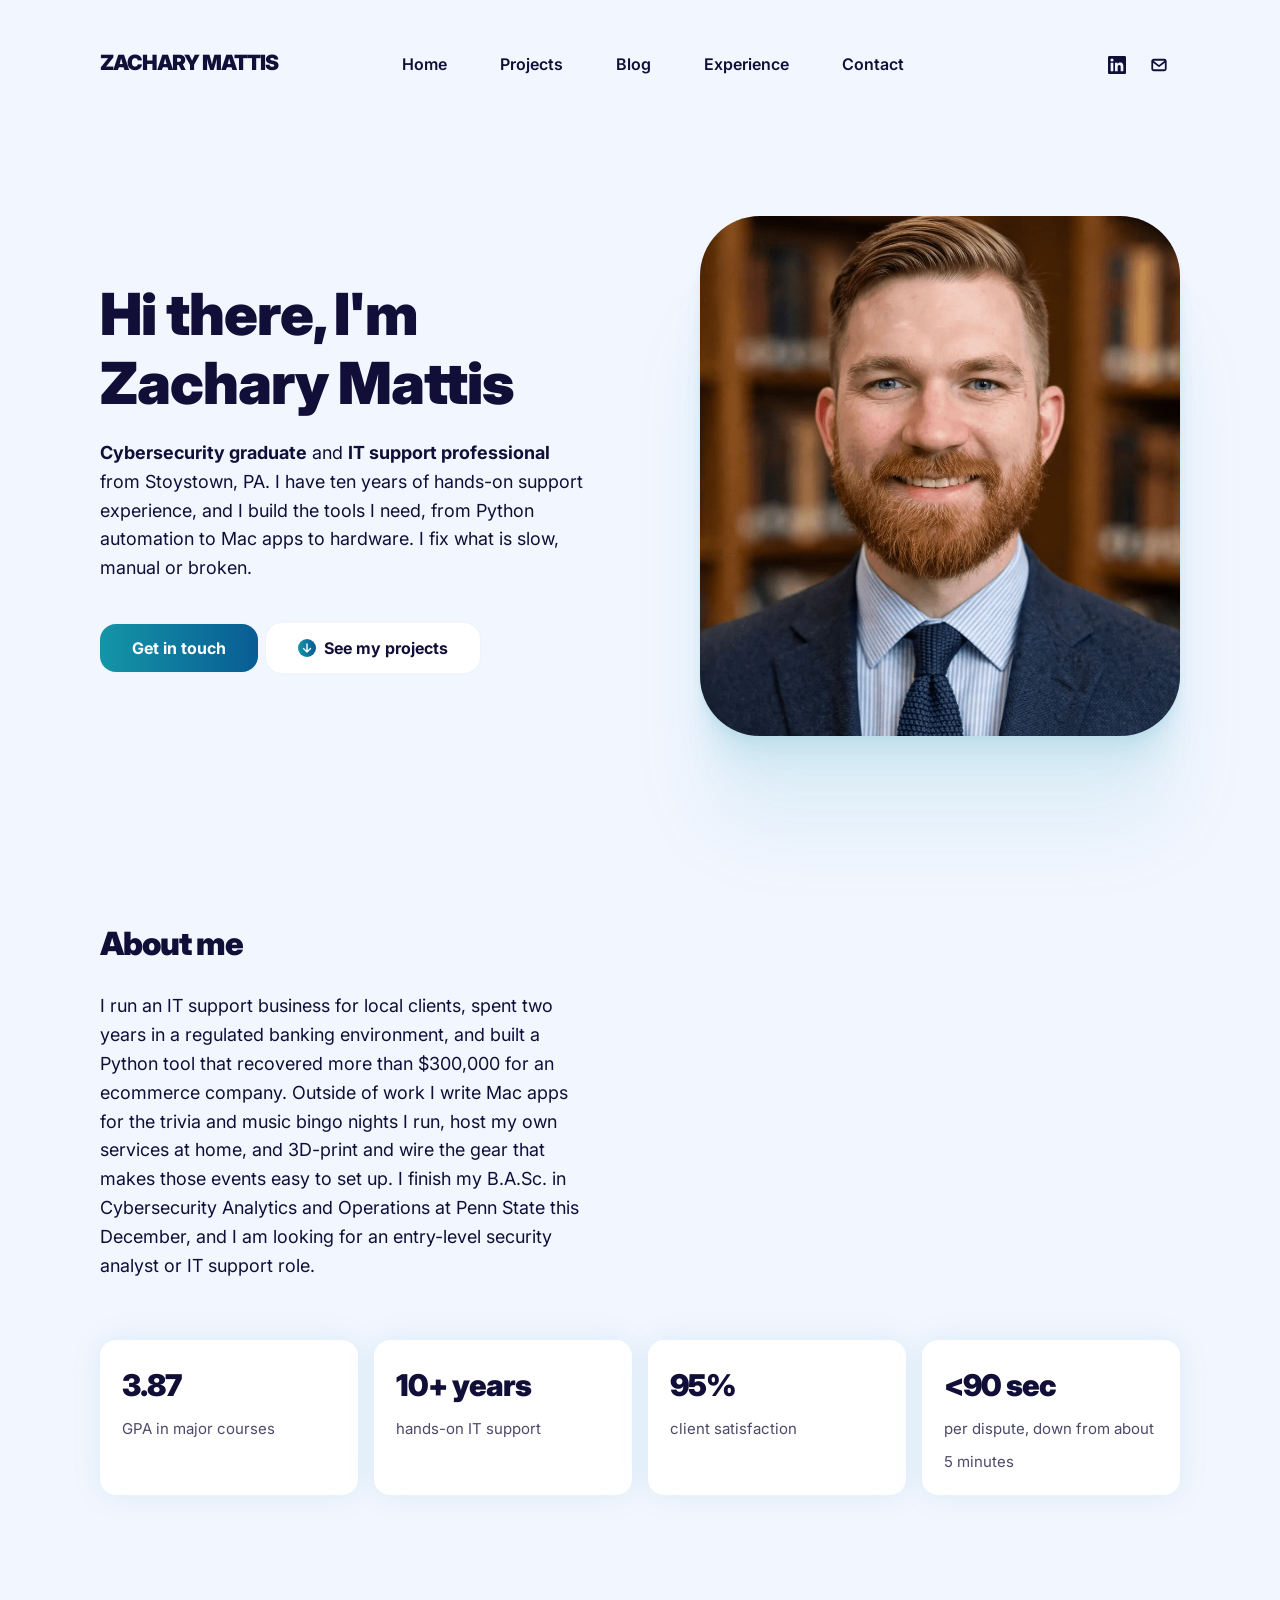
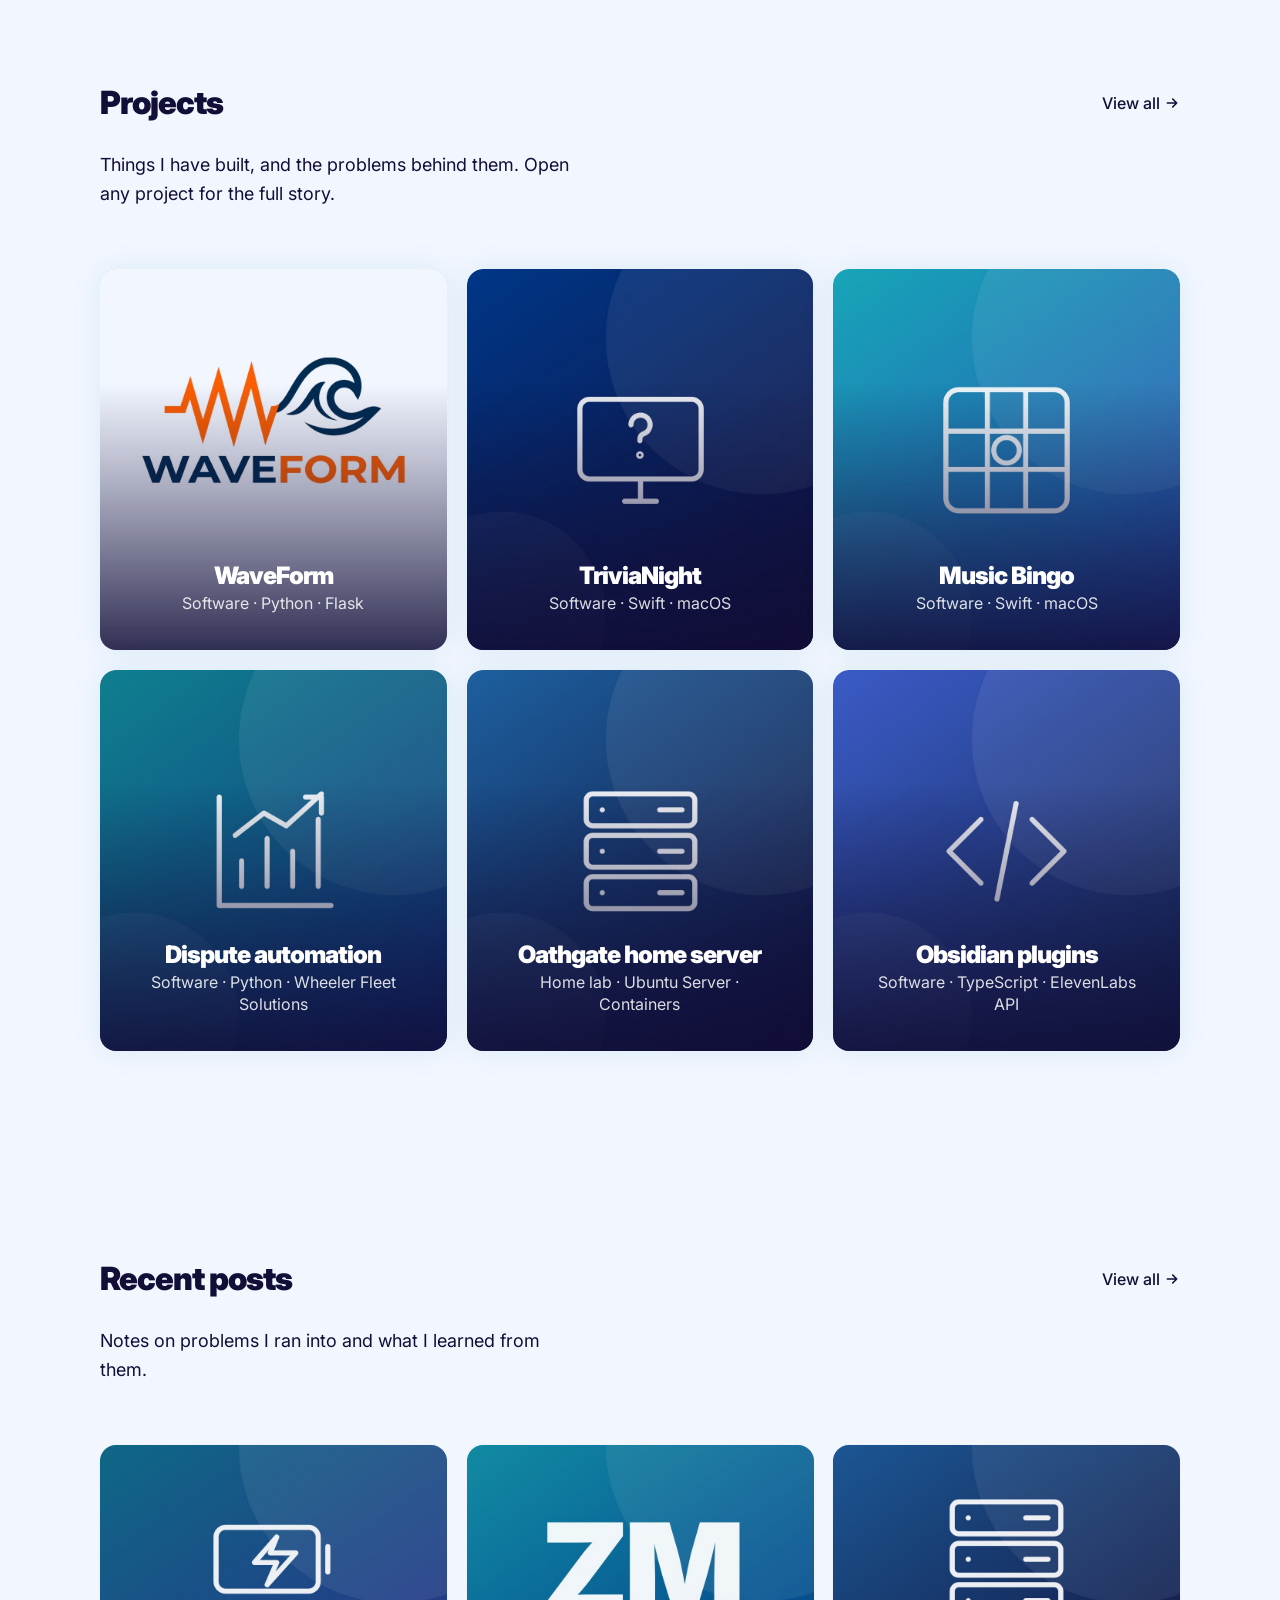
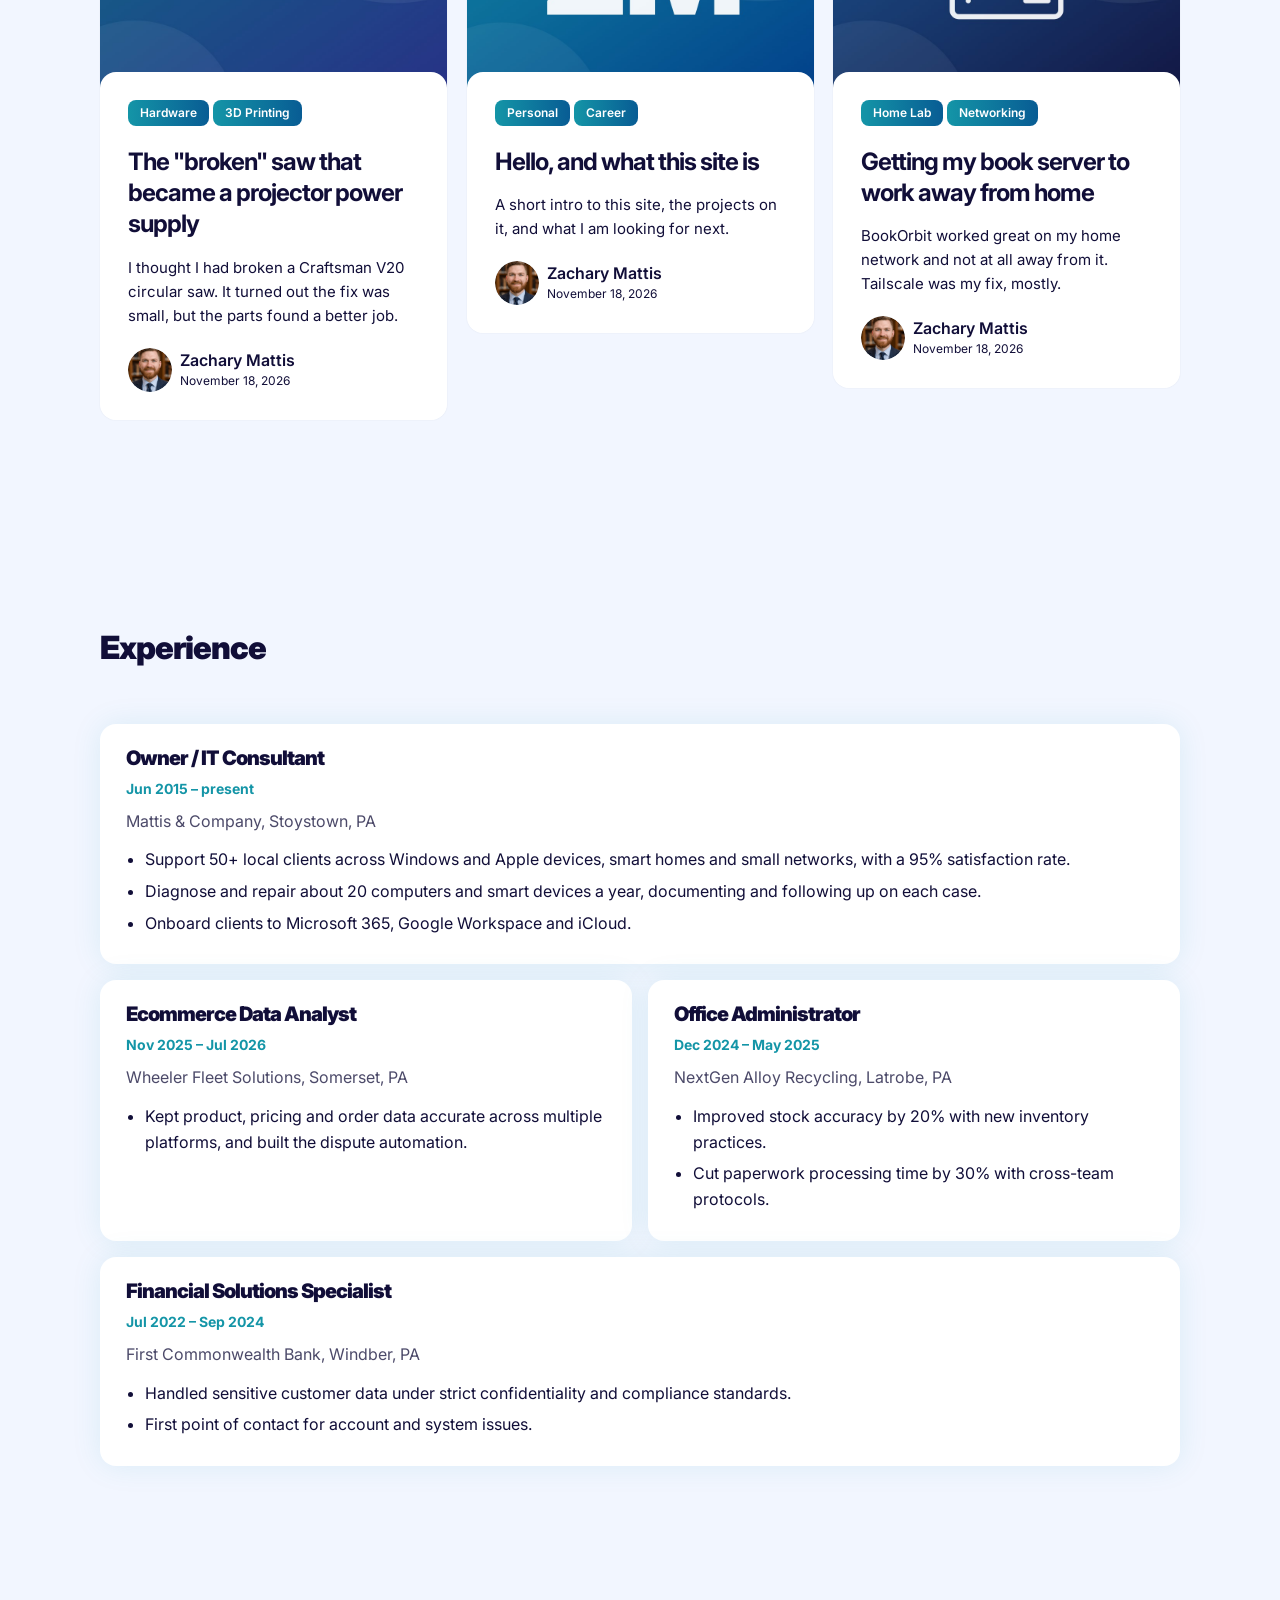
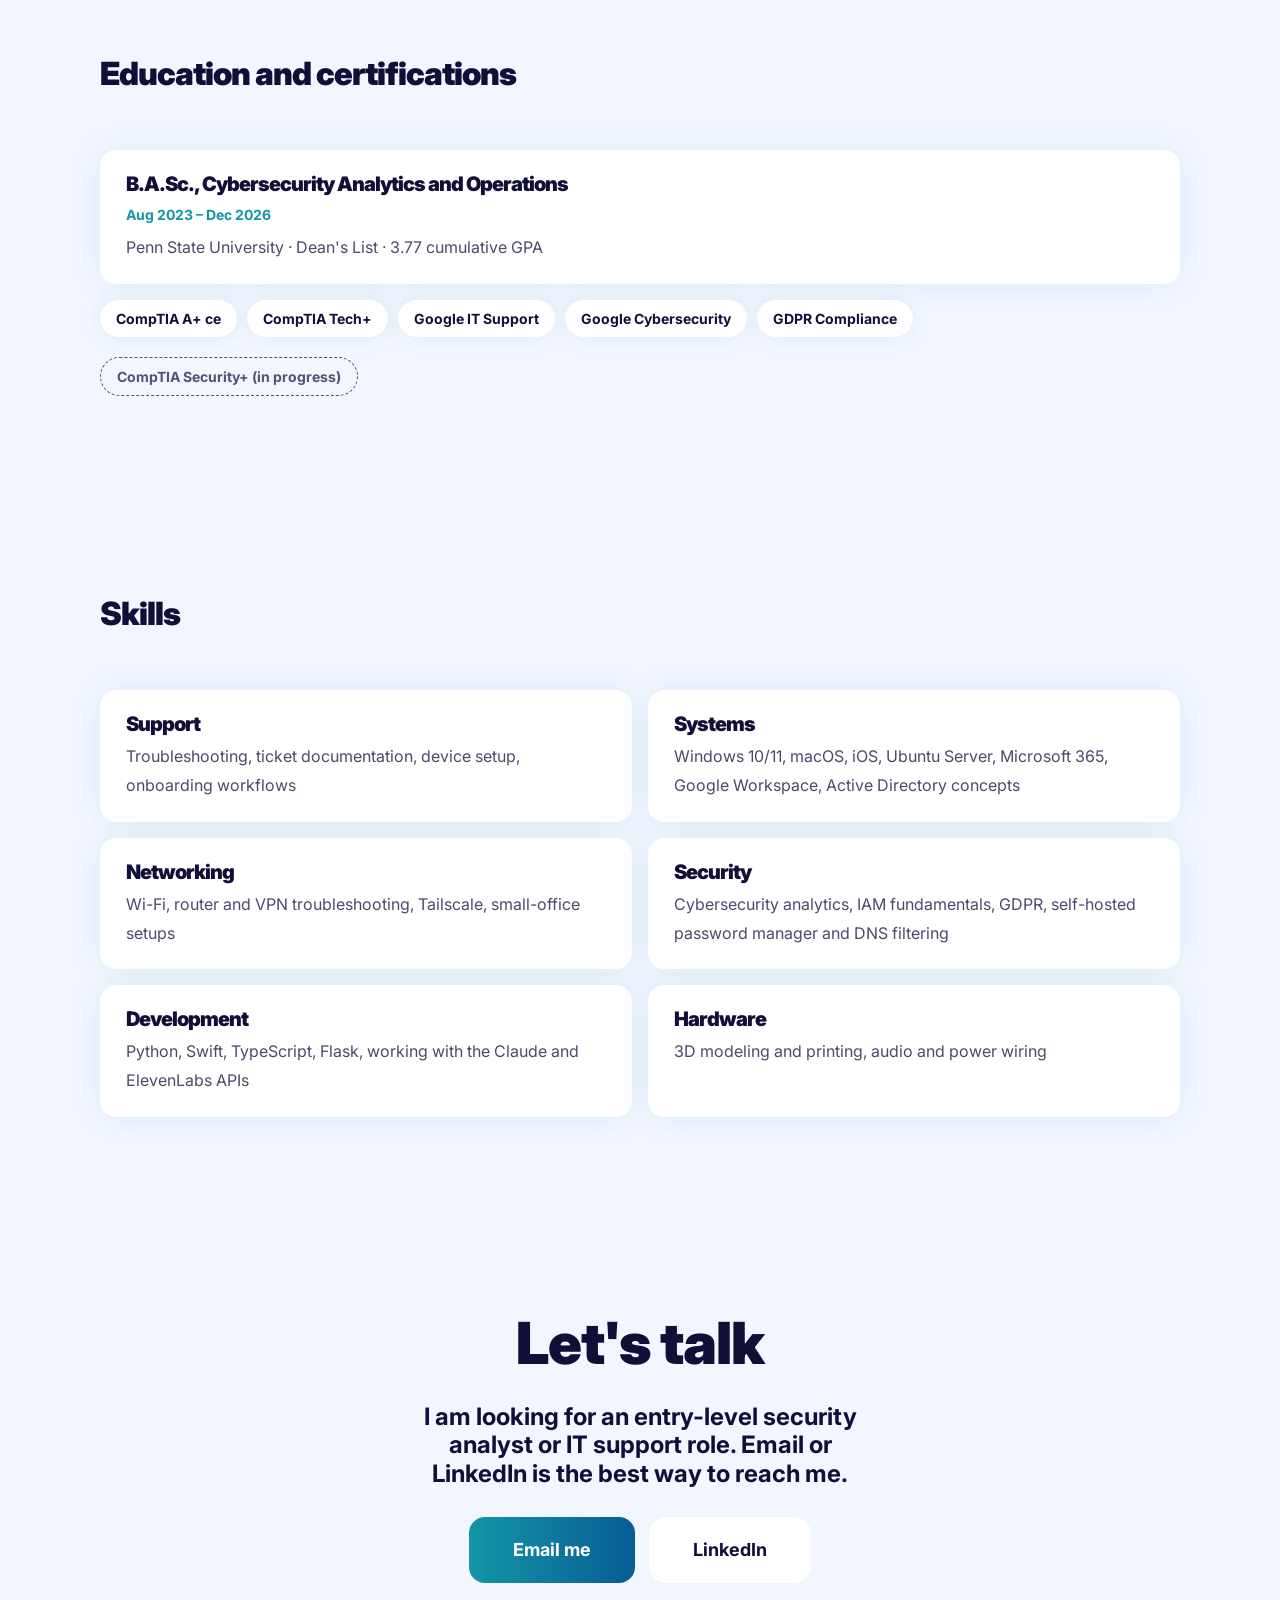
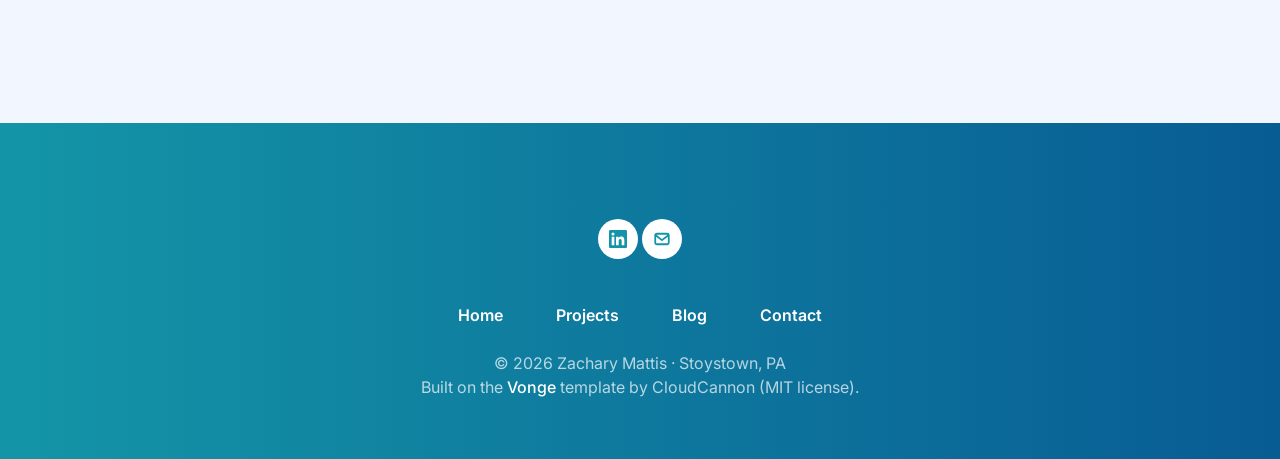
<file: index.html>
<!DOCTYPE html>
<html lang="en">
<head>
  <meta charset="utf-8">
  <meta name="viewport" content="width=device-width, initial-scale=1">
  <title>Zachary Mattis</title>
  <meta name="description" content="Zachary Mattis, cybersecurity and IT support professional in Stoystown, PA. Software, hardware and home lab projects.">
  <link href="https://fonts.googleapis.com/css2?family=Inter:wght@400;500;600;700;900&display=swap" rel="stylesheet">
  <link rel="stylesheet" href="assets/main.css">
</head>
<body>
<header class="c-header">
  <div class="container"><div class="row"><div class="c-header__inner">
    <div class="logo"><a class="logo__link" href="index.html">Zachary Mattis</a></div>
    <nav class="main-nav">
      <div class="main-nav__box">
        <div class="nav__icon-close"><svg class="icon nav-icon-close" viewBox="0 0 24 24" fill="none" stroke="currentColor" stroke-width="2.4" stroke-linecap="round" stroke-linejoin="round" aria-hidden="true"><path d="M6 6l12 12M18 6L6 18"/></svg></div>
        <div class="nav__title">Menu</div>
        <ul class="nav__list list-reset">
          <li class="nav__item"><a href="index.html" class="nav__link">Home</a></li>
          <li class="nav__item"><a href="projects/index.html" class="nav__link">Projects</a></li>
          <li class="nav__item"><a href="blog/index.html" class="nav__link">Blog</a></li>
          <li class="nav__item"><a href="index.html#experience" class="nav__link">Experience</a></li>
          <li class="nav__item"><a href="index.html#contact" class="nav__link">Contact</a></li>
        </ul>
      </div>
      <div class="social"><ul class="social__list list-reset">
        <li class="social__item"><a class="social__link" href="https://www.linkedin.com/in/zachary-mattis-pa/" target="_blank" rel="noopener" aria-label="LinkedIn"><svg class="icon" viewBox="0 0 24 24" fill="currentColor" aria-hidden="true"><path d="M20.447 20.452h-3.554v-5.569c0-1.328-.027-3.037-1.852-3.037-1.853 0-2.136 1.445-2.136 2.939v5.667H9.351V9h3.414v1.561h.046c.477-.9 1.637-1.85 3.37-1.85 3.601 0 4.267 2.37 4.267 5.455v6.286zM5.337 7.433a2.062 2.062 0 01-2.063-2.065 2.064 2.064 0 112.063 2.065zm1.782 13.019H3.555V9h3.564v11.452zM22.225 0H1.771C.792 0 0 .774 0 1.729v20.542C0 23.227.792 24 1.771 24h20.451C23.2 24 24 23.227 24 22.271V1.729C24 .774 23.2 0 22.222 0h.003z"/></svg></a></li>
        <li class="social__item"><a class="social__link" href="mailto:zacharymmattis@gmail.com" aria-label="Email"><svg class="icon" viewBox="0 0 24 24" fill="none" stroke="currentColor" stroke-width="2.4" stroke-linecap="round" stroke-linejoin="round" aria-hidden="true"><rect x="3" y="5" width="18" height="14" rx="2"/><path d="M3.5 7l8.5 6.5L20.5 7"/></svg></a></li>
      </ul></div>
    </nav>
    <div class="nav-button"><svg class="icon nav__icon-menu" viewBox="0 0 24 24" fill="none" stroke="currentColor" stroke-width="2.4" stroke-linecap="round" stroke-linejoin="round" aria-hidden="true"><path d="M4 6h16M4 12h16M4 18h16"/></svg></div>
  </div></div></div>
</header>

<section class="c-hero animate">
  <div class="container"><div class="row"><div class="col col-12"><div class="c-hero__inner">
    <div class="c-hero__left">
      <h1 class="c-hero__title">Hi there, I'm Zachary Mattis</h1>
      <div class="c-hero__description"><p><strong>Cybersecurity graduate</strong> and <strong>IT support professional</strong> from Stoystown, PA. I have ten years of hands-on support experience, and I build the tools I need, from Python automation to Mac apps to hardware. I fix what is slow, manual or broken.</p></div>
      <div class="c-hero__btn">
        <a href="#contact" class="cta-button c-button c-button--primary c-button--small">Get in touch</a>
        <a class="works-button c-button c-button--secondary c-button--small" href="#projects"><span class="circle-bg"><svg class="icon button-arrow" viewBox="0 0 24 24" fill="none" stroke="currentColor" stroke-width="2.4" stroke-linecap="round" stroke-linejoin="round" aria-hidden="true"><path d="M12 5v14M6 13l6 6 6-6"/></svg></span> See my projects</a>
      </div>
    </div>
    <div class="c-hero__right"><div class="c-hero__image"><img src="images/headshot.jpg" alt="Portrait of Zachary Mattis"></div></div>
  </div></div></div></div>
</section>

<section class="section" id="about">
  <div class="container"><div class="row"><div class="col col-12"><div class="contaniner__inner animate">
    <div class="section__info">
      <div class="section__head"><h2 class="section__title">About me</h2></div>
      <div class="section__description"><p>I run an IT support business for local clients, spent two years in a regulated banking environment, and built a Python tool that recovered more than $300,000 for an ecommerce company. Outside of work I write Mac apps for the trivia and music bingo nights I run, host my own services at home, and 3D-print and wire the gear that makes those events easy to set up. I finish my B.A.Sc. in Cybersecurity Analytics and Operations at Penn State this December, and I am looking for an entry-level security analyst or IT support role.</p></div>
    </div>
    <div class="stats3">
      <div><b>3.87</b><span>GPA in major courses</span></div>
      <div><b>10+ years</b><span>hands-on IT support</span></div>
      <div><b>95%</b><span>client satisfaction</span></div>
      <div><b>&lt;90 sec</b><span>per dispute, down from about 5 minutes</span></div>
    </div>
  </div></div></div></div>
</section>

<section class="section projects" id="projects">
  <div class="container"><div class="row"><div class="col col-12"><div class="contaniner__inner animate">
    <div class="section__info">
      <div class="section__head"><h2 class="section__title">Projects</h2><a class="section__link" href="projects/index.html">View all <svg class="icon" viewBox="0 0 24 24" fill="none" stroke="currentColor" stroke-width="2.4" stroke-linecap="round" stroke-linejoin="round" aria-hidden="true"><path d="M5 12h14M13 6l6 6-6 6"/></svg></a></div>
      <div class="section__description"><p>Things I have built, and the problems behind them. Open any project for the full story.</p></div>
    </div>
    <div class="row"><article class="c-project-card col col-4 col-d-6 col-t-12">
  <div class="c-project-card__content">
    <a href="projects/waveform.html" class="c-project-card__image"><img loading="lazy" src="images/waveform-card.jpg" alt="WaveForm"></a>
    <div class="c-project-card__info">
      <div class="c-project-card__info-wrap"><h3 class="c-project-card__title">WaveForm</h3></div>
      <div class="c-project-card__info-wrap"><div class="c-project-card__subtitle">Software · Python · Flask</div></div>
    </div>
  </div>
</article>
<article class="c-project-card col col-4 col-d-6 col-t-12">
  <div class="c-project-card__content">
    <a href="projects/trivianight.html" class="c-project-card__image"><img loading="lazy" src="images/trivianight-card.jpg" alt="TriviaNight"></a>
    <div class="c-project-card__info">
      <div class="c-project-card__info-wrap"><h3 class="c-project-card__title">TriviaNight</h3></div>
      <div class="c-project-card__info-wrap"><div class="c-project-card__subtitle">Software · Swift · macOS</div></div>
    </div>
  </div>
</article>
<article class="c-project-card col col-4 col-d-6 col-t-12">
  <div class="c-project-card__content">
    <a href="projects/music-bingo.html" class="c-project-card__image"><img loading="lazy" src="images/music-bingo-card.jpg" alt="Music Bingo"></a>
    <div class="c-project-card__info">
      <div class="c-project-card__info-wrap"><h3 class="c-project-card__title">Music Bingo</h3></div>
      <div class="c-project-card__info-wrap"><div class="c-project-card__subtitle">Software · Swift · macOS</div></div>
    </div>
  </div>
</article>
<article class="c-project-card col col-4 col-d-6 col-t-12">
  <div class="c-project-card__content">
    <a href="projects/dispute-automation.html" class="c-project-card__image"><img loading="lazy" src="images/dispute-automation-card.jpg" alt="Dispute automation"></a>
    <div class="c-project-card__info">
      <div class="c-project-card__info-wrap"><h3 class="c-project-card__title">Dispute automation</h3></div>
      <div class="c-project-card__info-wrap"><div class="c-project-card__subtitle">Software · Python · Wheeler Fleet Solutions</div></div>
    </div>
  </div>
</article>
<article class="c-project-card col col-4 col-d-6 col-t-12">
  <div class="c-project-card__content">
    <a href="projects/home-server.html" class="c-project-card__image"><img loading="lazy" src="images/home-server-card.jpg" alt="Oathgate home server"></a>
    <div class="c-project-card__info">
      <div class="c-project-card__info-wrap"><h3 class="c-project-card__title">Oathgate home server</h3></div>
      <div class="c-project-card__info-wrap"><div class="c-project-card__subtitle">Home lab · Ubuntu Server · Containers</div></div>
    </div>
  </div>
</article>
<article class="c-project-card col col-4 col-d-6 col-t-12">
  <div class="c-project-card__content">
    <a href="projects/obsidian-plugins.html" class="c-project-card__image"><img loading="lazy" src="images/obsidian-plugins-card.jpg" alt="Obsidian plugins"></a>
    <div class="c-project-card__info">
      <div class="c-project-card__info-wrap"><h3 class="c-project-card__title">Obsidian plugins</h3></div>
      <div class="c-project-card__info-wrap"><div class="c-project-card__subtitle">Software · TypeScript · ElevenLabs API</div></div>
    </div>
  </div>
</article>
</div>
  </div></div></div></div>
</section>

<section class="section" id="blog">
  <div class="container"><div class="row"><div class="col col-12"><div class="contaniner__inner animate">
    <div class="section__info">
      <div class="section__head"><h2 class="section__title">Recent posts</h2><a class="section__link" href="blog/index.html">View all <svg class="icon" viewBox="0 0 24 24" fill="none" stroke="currentColor" stroke-width="2.4" stroke-linecap="round" stroke-linejoin="round" aria-hidden="true"><path d="M5 12h14M13 6l6 6-6 6"/></svg></a></div>
      <div class="section__description"><p>Notes on problems I ran into and what I learned from them.</p></div>
    </div>
    <div class="row"><div class="c-blog-card col col-4 col-d-6 col-t-12"><div class="c-blog-card__inner">
  <div class="c-blog-card__image-wrap"><a class="c-blog-card__image" href="blog/broken-saw.html"><img loading="lazy" src="images/projector-power-supply-card.jpg" alt="The &quot;broken&quot; saw that became a projector power supply"></a></div>
  <div class="c-blog-card__content">
    <div class="c-blog-card__tags-box"><span class="c-blog-card__tag">Hardware</span><span class="c-blog-card__tag">3D Printing</span></div>
    <h2 class="c-blog-card__title"><a href="blog/broken-saw.html">The &quot;broken&quot; saw that became a projector power supply</a></h2>
    <p class="c-blog-card__excerpt">I thought I had broken a Craftsman V20 circular saw. It turned out the fix was small, but the parts found a better job.</p>
    <div class="c-blog-card__meta"><div class="c-blog-card__author-image"><img loading="lazy" src="images/headshot.jpg" alt="Zachary Mattis"></div>
      <div class="c-blog-card__info"><div class="c-blog-card__author-name">Zachary Mattis</div><span class="c-blog-card__date">November 18, 2026</span></div></div>
  </div></div></div>
<div class="c-blog-card col col-4 col-d-6 col-t-12"><div class="c-blog-card__inner">
  <div class="c-blog-card__image-wrap"><a class="c-blog-card__image" href="blog/hello.html"><img loading="lazy" src="images/hero-monogram.jpg" alt="Hello, and what this site is"></a></div>
  <div class="c-blog-card__content">
    <div class="c-blog-card__tags-box"><span class="c-blog-card__tag">Personal</span><span class="c-blog-card__tag">Career</span></div>
    <h2 class="c-blog-card__title"><a href="blog/hello.html">Hello, and what this site is</a></h2>
    <p class="c-blog-card__excerpt">A short intro to this site, the projects on it, and what I am looking for next.</p>
    <div class="c-blog-card__meta"><div class="c-blog-card__author-image"><img loading="lazy" src="images/headshot.jpg" alt="Zachary Mattis"></div>
      <div class="c-blog-card__info"><div class="c-blog-card__author-name">Zachary Mattis</div><span class="c-blog-card__date">November 18, 2026</span></div></div>
  </div></div></div>
<div class="c-blog-card col col-4 col-d-6 col-t-12"><div class="c-blog-card__inner">
  <div class="c-blog-card__image-wrap"><a class="c-blog-card__image" href="blog/tailscale-bookorbit.html"><img loading="lazy" src="images/home-server-card.jpg" alt="Getting my book server to work away from home"></a></div>
  <div class="c-blog-card__content">
    <div class="c-blog-card__tags-box"><span class="c-blog-card__tag">Home Lab</span><span class="c-blog-card__tag">Networking</span></div>
    <h2 class="c-blog-card__title"><a href="blog/tailscale-bookorbit.html">Getting my book server to work away from home</a></h2>
    <p class="c-blog-card__excerpt">BookOrbit worked great on my home network and not at all away from it. Tailscale was my fix, mostly.</p>
    <div class="c-blog-card__meta"><div class="c-blog-card__author-image"><img loading="lazy" src="images/headshot.jpg" alt="Zachary Mattis"></div>
      <div class="c-blog-card__info"><div class="c-blog-card__author-name">Zachary Mattis</div><span class="c-blog-card__date">November 18, 2026</span></div></div>
  </div></div></div>
</div>
  </div></div></div></div>
</section>

<section class="section" id="experience">
  <div class="container"><div class="row"><div class="col col-12"><div class="contaniner__inner animate">
    <div class="section__info"><div class="section__head"><h2 class="section__title">Experience</h2></div></div>
    <div class="cards3">
      <div class="info-card wide"><h3>Owner / IT Consultant</h3><span class="when">Jun 2015 – present</span><span class="org">Mattis &amp; Company, Stoystown, PA</span>
        <ul><li>Support 50+ local clients across Windows and Apple devices, smart homes and small networks, with a 95% satisfaction rate.</li><li>Diagnose and repair about 20 computers and smart devices a year, documenting and following up on each case.</li><li>Onboard clients to Microsoft 365, Google Workspace and iCloud.</li></ul></div>
      <div class="info-card"><h3>Ecommerce Data Analyst</h3><span class="when">Nov 2025 – Jul 2026</span><span class="org">Wheeler Fleet Solutions, Somerset, PA</span>
        <ul><li>Kept product, pricing and order data accurate across multiple platforms, and built the <a href="projects/dispute-automation.html">dispute automation</a>.</li></ul></div>
      <div class="info-card"><h3>Office Administrator</h3><span class="when">Dec 2024 – May 2025</span><span class="org">NextGen Alloy Recycling, Latrobe, PA</span>
        <ul><li>Improved stock accuracy by 20% with new inventory practices.</li><li>Cut paperwork processing time by 30% with cross-team protocols.</li></ul></div>
      <div class="info-card wide"><h3>Financial Solutions Specialist</h3><span class="when">Jul 2022 – Sep 2024</span><span class="org">First Commonwealth Bank, Windber, PA</span>
        <ul><li>Handled sensitive customer data under strict confidentiality and compliance standards.</li><li>First point of contact for account and system issues.</li></ul></div>
    </div>
  </div></div></div></div>
</section>

<section class="section" id="education">
  <div class="container"><div class="row"><div class="col col-12"><div class="contaniner__inner animate">
    <div class="section__info"><div class="section__head"><h2 class="section__title">Education and certifications</h2></div></div>
    <div class="info-card"><h3>B.A.Sc., Cybersecurity Analytics and Operations</h3><span class="when">Aug 2023 – Dec 2026</span><span class="org">Penn State University · Dean's List · 3.77 cumulative GPA</span></div>
    <ul class="chips" aria-label="Certifications"><li>CompTIA A+ ce</li><li>CompTIA Tech+</li><li>Google IT Support</li><li>Google Cybersecurity</li><li>GDPR Compliance</li><li class="progress">CompTIA Security+ (in progress)</li></ul>
  </div></div></div></div>
</section>

<section class="section" id="skills">
  <div class="container"><div class="row"><div class="col col-12"><div class="contaniner__inner animate">
    <div class="section__info"><div class="section__head"><h2 class="section__title">Skills</h2></div></div>
    <div class="cards3">
      <div class="info-card"><h3>Support</h3><span class="org">Troubleshooting, ticket documentation, device setup, onboarding workflows</span></div>
      <div class="info-card"><h3>Systems</h3><span class="org">Windows 10/11, macOS, iOS, Ubuntu Server, Microsoft 365, Google Workspace, Active Directory concepts</span></div>
      <div class="info-card"><h3>Networking</h3><span class="org">Wi-Fi, router and VPN troubleshooting, Tailscale, small-office setups</span></div>
      <div class="info-card"><h3>Security</h3><span class="org">Cybersecurity analytics, IAM fundamentals, GDPR, self-hosted password manager and DNS filtering</span></div>
      <div class="info-card"><h3>Development</h3><span class="org">Python, Swift, TypeScript, Flask, working with the Claude and ElevenLabs APIs</span></div>
      <div class="info-card"><h3>Hardware</h3><span class="org">3D modeling and printing, audio and power wiring</span></div>
    </div>
  </div></div></div></div>
</section>

<section class="c-subscribe section contact-band" id="contact">
  <div class="container"><div class="row"><div class="col col-12"><div class="c-subscribe__inner">
    <div class="c-subscribe__info">
      <h3 class="c-subscribe__title">Let's talk</h3>
      <div class="c-subscribe__subtitle">I am looking for an entry-level security analyst or IT support role. Email or LinkedIn is the best way to reach me.</div>
    </div>
    <div class="contact-links">
      <a class="c-button c-button--primary c-button--large" href="mailto:zacharymmattis@gmail.com">Email me</a>
      <a class="c-button c-button--secondary c-button--large" href="https://www.linkedin.com/in/zachary-mattis-pa/">LinkedIn</a>
    </div>
  </div></div></div></div>
</section>
<div class="top" title="Top"><svg class="icon" viewBox="0 0 24 24" fill="none" stroke="currentColor" stroke-width="2.4" stroke-linecap="round" stroke-linejoin="round" aria-hidden="true"><path d="M12 19V5M5 12l7-7 7 7"/></svg></div>
<footer class="footer">
  <div class="container"><div class="row"><div class="col col-12">
    <div class="social"><ul class="social__list list-reset">
      <li class="social__item"><a class="social__link" href="https://www.linkedin.com/in/zachary-mattis-pa/" target="_blank" rel="noopener" aria-label="LinkedIn"><svg class="icon" viewBox="0 0 24 24" fill="currentColor" aria-hidden="true"><path d="M20.447 20.452h-3.554v-5.569c0-1.328-.027-3.037-1.852-3.037-1.853 0-2.136 1.445-2.136 2.939v5.667H9.351V9h3.414v1.561h.046c.477-.9 1.637-1.85 3.37-1.85 3.601 0 4.267 2.37 4.267 5.455v6.286zM5.337 7.433a2.062 2.062 0 01-2.063-2.065 2.064 2.064 0 112.063 2.065zm1.782 13.019H3.555V9h3.564v11.452zM22.225 0H1.771C.792 0 0 .774 0 1.729v20.542C0 23.227.792 24 1.771 24h20.451C23.2 24 24 23.227 24 22.271V1.729C24 .774 23.2 0 22.222 0h.003z"/></svg></a></li>
      <li class="social__item"><a class="social__link" href="mailto:zacharymmattis@gmail.com" aria-label="Email"><svg class="icon" viewBox="0 0 24 24" fill="none" stroke="currentColor" stroke-width="2.4" stroke-linecap="round" stroke-linejoin="round" aria-hidden="true"><rect x="3" y="5" width="18" height="14" rx="2"/><path d="M3.5 7l8.5 6.5L20.5 7"/></svg></a></li>
    </ul></div>
    <ul class="footer_nav list-reset">
      <li class="footer_nav__item"><a href="index.html" class="footer_nav__link">Home</a></li>
      <li class="footer_nav__item"><a href="projects/index.html" class="footer_nav__link">Projects</a></li>
      <li class="footer_nav__item"><a href="blog/index.html" class="footer_nav__link">Blog</a></li>
      <li class="footer_nav__item"><a href="index.html#contact" class="footer_nav__link">Contact</a></li>
    </ul>
    <div class="copyright">© 2026 Zachary Mattis · Stoystown, PA<br>Built on the <a href="https://cloudcannon.com/templates/vonge/">Vonge</a> template by CloudCannon (MIT license).</div>
  </div></div></div>
</footer>
<script src="js/site.js"></script>
</body>
</html>
</file>
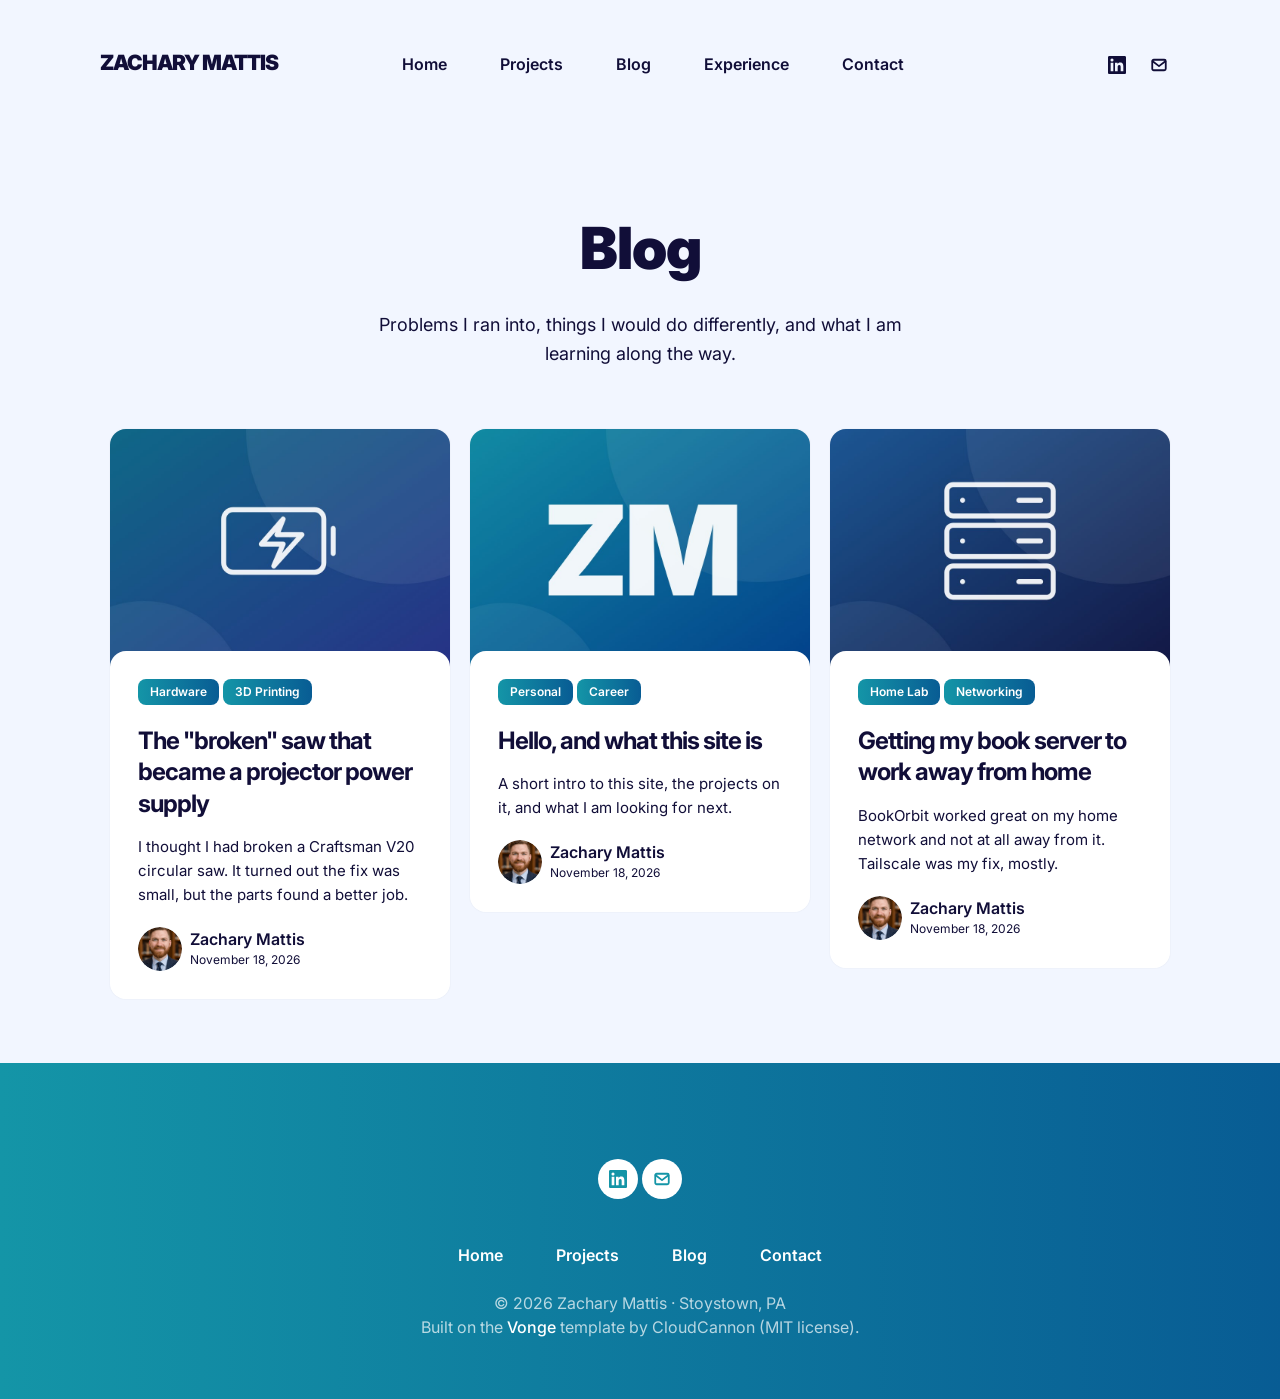
<file: blog/index.html>
<!DOCTYPE html>
<html lang="en">
<head>
  <meta charset="utf-8">
  <meta name="viewport" content="width=device-width, initial-scale=1">
  <title>Blog – Zachary Mattis</title>
  <meta name="description" content="Notes on projects, problems and what I am learning.">
  <link href="https://fonts.googleapis.com/css2?family=Inter:wght@400;500;600;700;900&display=swap" rel="stylesheet">
  <link rel="stylesheet" href="../assets/main.css">
</head>
<body>
<header class="c-header">
  <div class="container"><div class="row"><div class="c-header__inner">
    <div class="logo"><a class="logo__link" href="../index.html">Zachary Mattis</a></div>
    <nav class="main-nav">
      <div class="main-nav__box">
        <div class="nav__icon-close"><svg class="icon nav-icon-close" viewBox="0 0 24 24" fill="none" stroke="currentColor" stroke-width="2.4" stroke-linecap="round" stroke-linejoin="round" aria-hidden="true"><path d="M6 6l12 12M18 6L6 18"/></svg></div>
        <div class="nav__title">Menu</div>
        <ul class="nav__list list-reset">
          <li class="nav__item"><a href="../index.html" class="nav__link">Home</a></li>
          <li class="nav__item"><a href="../projects/index.html" class="nav__link">Projects</a></li>
          <li class="nav__item"><a href="../blog/index.html" class="nav__link">Blog</a></li>
          <li class="nav__item"><a href="../index.html#experience" class="nav__link">Experience</a></li>
          <li class="nav__item"><a href="../index.html#contact" class="nav__link">Contact</a></li>
        </ul>
      </div>
      <div class="social"><ul class="social__list list-reset">
        <li class="social__item"><a class="social__link" href="https://www.linkedin.com/in/zachary-mattis-pa/" target="_blank" rel="noopener" aria-label="LinkedIn"><svg class="icon" viewBox="0 0 24 24" fill="currentColor" aria-hidden="true"><path d="M20.447 20.452h-3.554v-5.569c0-1.328-.027-3.037-1.852-3.037-1.853 0-2.136 1.445-2.136 2.939v5.667H9.351V9h3.414v1.561h.046c.477-.9 1.637-1.85 3.37-1.85 3.601 0 4.267 2.37 4.267 5.455v6.286zM5.337 7.433a2.062 2.062 0 01-2.063-2.065 2.064 2.064 0 112.063 2.065zm1.782 13.019H3.555V9h3.564v11.452zM22.225 0H1.771C.792 0 0 .774 0 1.729v20.542C0 23.227.792 24 1.771 24h20.451C23.2 24 24 23.227 24 22.271V1.729C24 .774 23.2 0 22.222 0h.003z"/></svg></a></li>
        <li class="social__item"><a class="social__link" href="mailto:zacharymmattis@gmail.com" aria-label="Email"><svg class="icon" viewBox="0 0 24 24" fill="none" stroke="currentColor" stroke-width="2.4" stroke-linecap="round" stroke-linejoin="round" aria-hidden="true"><rect x="3" y="5" width="18" height="14" rx="2"/><path d="M3.5 7l8.5 6.5L20.5 7"/></svg></a></li>
      </ul></div>
    </nav>
    <div class="nav-button"><svg class="icon nav__icon-menu" viewBox="0 0 24 24" fill="none" stroke="currentColor" stroke-width="2.4" stroke-linecap="round" stroke-linejoin="round" aria-hidden="true"><path d="M4 6h16M4 12h16M4 18h16"/></svg></div>
  </div></div></div>
</header>

<div class="container">
  <div class="container"><div class="c-page-heading">
    <h1 class="c-page-heading__title">Blog</h1>
    <p class="c-page-heading__description">Problems I ran into, things I would do differently, and what I am learning along the way.</p>
  </div></div>
  <div class="container animate"><div class="row"><div class="c-blog-card col col-4 col-d-6 col-t-12"><div class="c-blog-card__inner">
  <div class="c-blog-card__image-wrap"><a class="c-blog-card__image" href="../blog/broken-saw.html"><img loading="lazy" src="../images/projector-power-supply-card.jpg" alt="The &quot;broken&quot; saw that became a projector power supply"></a></div>
  <div class="c-blog-card__content">
    <div class="c-blog-card__tags-box"><span class="c-blog-card__tag">Hardware</span><span class="c-blog-card__tag">3D Printing</span></div>
    <h2 class="c-blog-card__title"><a href="../blog/broken-saw.html">The &quot;broken&quot; saw that became a projector power supply</a></h2>
    <p class="c-blog-card__excerpt">I thought I had broken a Craftsman V20 circular saw. It turned out the fix was small, but the parts found a better job.</p>
    <div class="c-blog-card__meta"><div class="c-blog-card__author-image"><img loading="lazy" src="../images/headshot.jpg" alt="Zachary Mattis"></div>
      <div class="c-blog-card__info"><div class="c-blog-card__author-name">Zachary Mattis</div><span class="c-blog-card__date">November 18, 2026</span></div></div>
  </div></div></div>
<div class="c-blog-card col col-4 col-d-6 col-t-12"><div class="c-blog-card__inner">
  <div class="c-blog-card__image-wrap"><a class="c-blog-card__image" href="../blog/hello.html"><img loading="lazy" src="../images/hero-monogram.jpg" alt="Hello, and what this site is"></a></div>
  <div class="c-blog-card__content">
    <div class="c-blog-card__tags-box"><span class="c-blog-card__tag">Personal</span><span class="c-blog-card__tag">Career</span></div>
    <h2 class="c-blog-card__title"><a href="../blog/hello.html">Hello, and what this site is</a></h2>
    <p class="c-blog-card__excerpt">A short intro to this site, the projects on it, and what I am looking for next.</p>
    <div class="c-blog-card__meta"><div class="c-blog-card__author-image"><img loading="lazy" src="../images/headshot.jpg" alt="Zachary Mattis"></div>
      <div class="c-blog-card__info"><div class="c-blog-card__author-name">Zachary Mattis</div><span class="c-blog-card__date">November 18, 2026</span></div></div>
  </div></div></div>
<div class="c-blog-card col col-4 col-d-6 col-t-12"><div class="c-blog-card__inner">
  <div class="c-blog-card__image-wrap"><a class="c-blog-card__image" href="../blog/tailscale-bookorbit.html"><img loading="lazy" src="../images/home-server-card.jpg" alt="Getting my book server to work away from home"></a></div>
  <div class="c-blog-card__content">
    <div class="c-blog-card__tags-box"><span class="c-blog-card__tag">Home Lab</span><span class="c-blog-card__tag">Networking</span></div>
    <h2 class="c-blog-card__title"><a href="../blog/tailscale-bookorbit.html">Getting my book server to work away from home</a></h2>
    <p class="c-blog-card__excerpt">BookOrbit worked great on my home network and not at all away from it. Tailscale was my fix, mostly.</p>
    <div class="c-blog-card__meta"><div class="c-blog-card__author-image"><img loading="lazy" src="../images/headshot.jpg" alt="Zachary Mattis"></div>
      <div class="c-blog-card__info"><div class="c-blog-card__author-name">Zachary Mattis</div><span class="c-blog-card__date">November 18, 2026</span></div></div>
  </div></div></div>
</div></div>
</div>
<div class="top" title="Top"><svg class="icon" viewBox="0 0 24 24" fill="none" stroke="currentColor" stroke-width="2.4" stroke-linecap="round" stroke-linejoin="round" aria-hidden="true"><path d="M12 19V5M5 12l7-7 7 7"/></svg></div>
<footer class="footer">
  <div class="container"><div class="row"><div class="col col-12">
    <div class="social"><ul class="social__list list-reset">
      <li class="social__item"><a class="social__link" href="https://www.linkedin.com/in/zachary-mattis-pa/" target="_blank" rel="noopener" aria-label="LinkedIn"><svg class="icon" viewBox="0 0 24 24" fill="currentColor" aria-hidden="true"><path d="M20.447 20.452h-3.554v-5.569c0-1.328-.027-3.037-1.852-3.037-1.853 0-2.136 1.445-2.136 2.939v5.667H9.351V9h3.414v1.561h.046c.477-.9 1.637-1.85 3.37-1.85 3.601 0 4.267 2.37 4.267 5.455v6.286zM5.337 7.433a2.062 2.062 0 01-2.063-2.065 2.064 2.064 0 112.063 2.065zm1.782 13.019H3.555V9h3.564v11.452zM22.225 0H1.771C.792 0 0 .774 0 1.729v20.542C0 23.227.792 24 1.771 24h20.451C23.2 24 24 23.227 24 22.271V1.729C24 .774 23.2 0 22.222 0h.003z"/></svg></a></li>
      <li class="social__item"><a class="social__link" href="mailto:zacharymmattis@gmail.com" aria-label="Email"><svg class="icon" viewBox="0 0 24 24" fill="none" stroke="currentColor" stroke-width="2.4" stroke-linecap="round" stroke-linejoin="round" aria-hidden="true"><rect x="3" y="5" width="18" height="14" rx="2"/><path d="M3.5 7l8.5 6.5L20.5 7"/></svg></a></li>
    </ul></div>
    <ul class="footer_nav list-reset">
      <li class="footer_nav__item"><a href="../index.html" class="footer_nav__link">Home</a></li>
      <li class="footer_nav__item"><a href="../projects/index.html" class="footer_nav__link">Projects</a></li>
      <li class="footer_nav__item"><a href="../blog/index.html" class="footer_nav__link">Blog</a></li>
      <li class="footer_nav__item"><a href="../index.html#contact" class="footer_nav__link">Contact</a></li>
    </ul>
    <div class="copyright">© 2026 Zachary Mattis · Stoystown, PA<br>Built on the <a href="https://cloudcannon.com/templates/vonge/">Vonge</a> template by CloudCannon (MIT license).</div>
  </div></div></div>
</footer>
<script src="../js/site.js"></script>
</body>
</html>
</file>
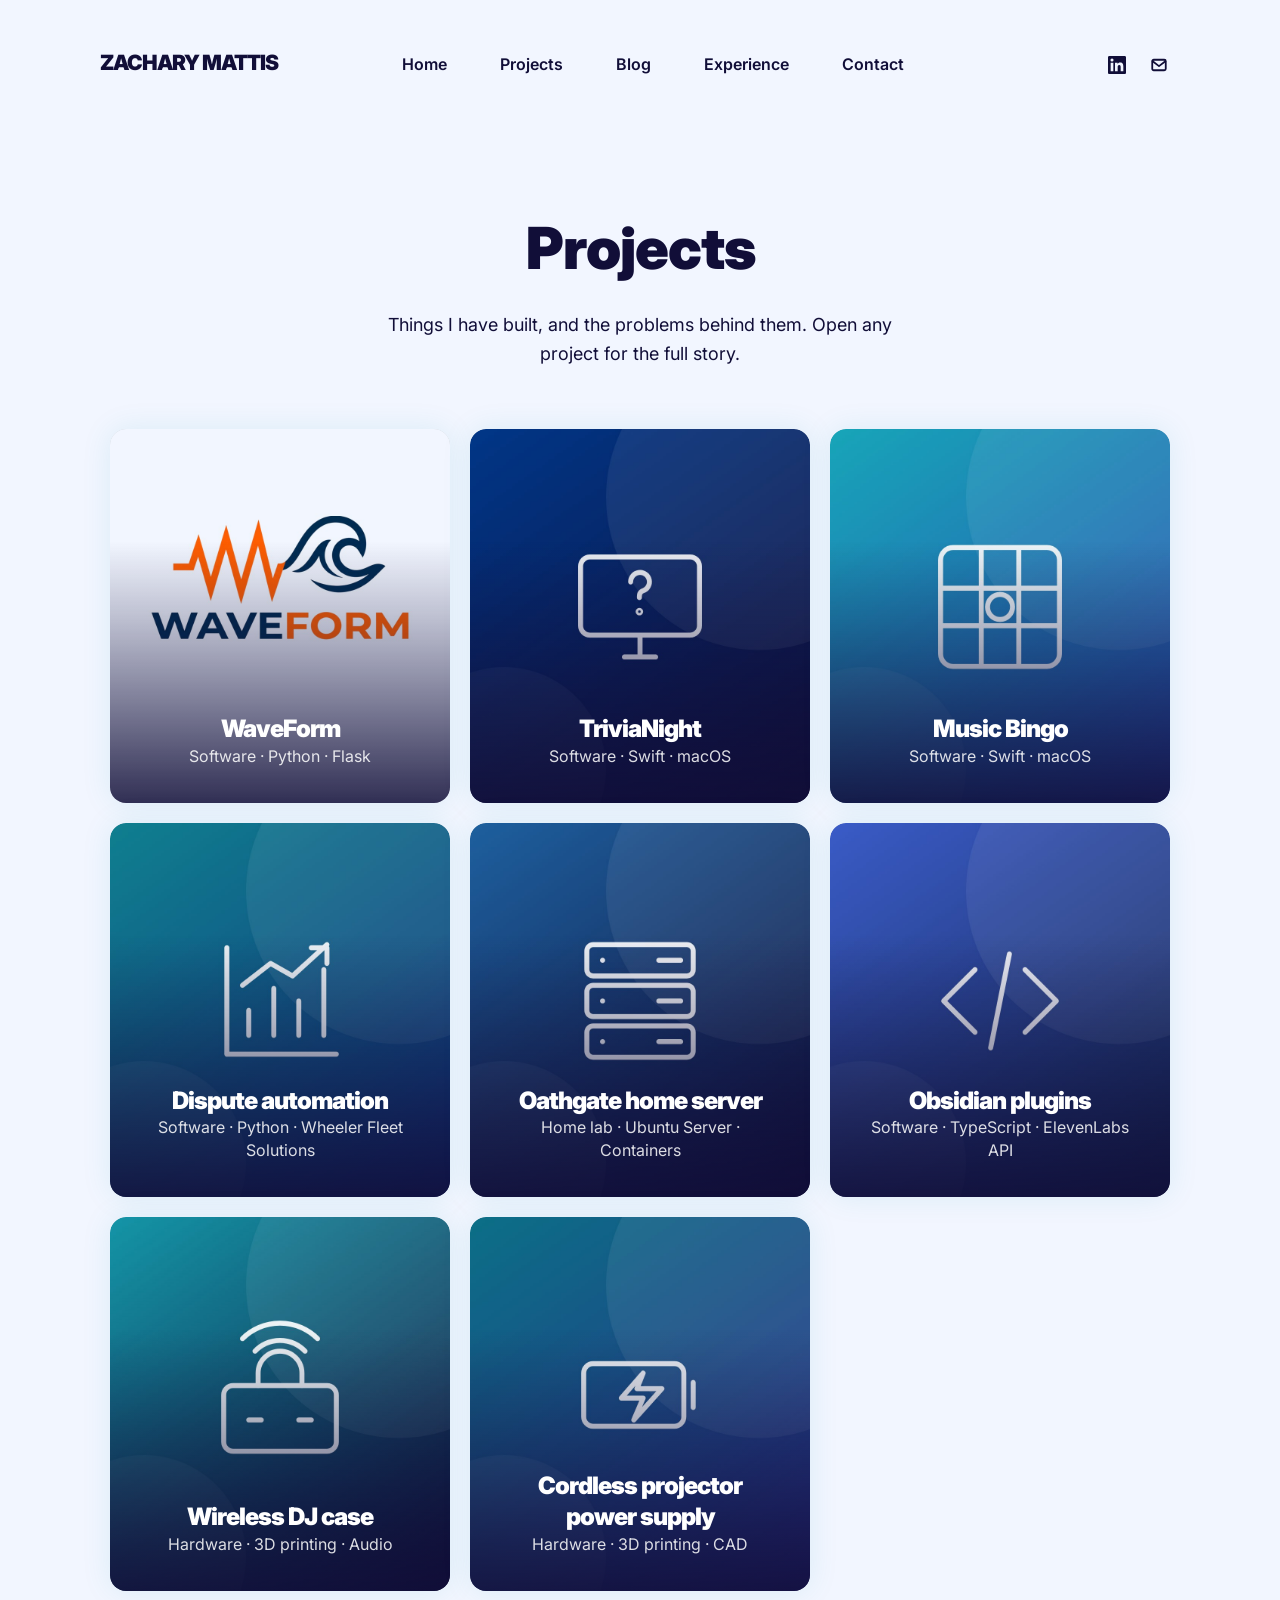
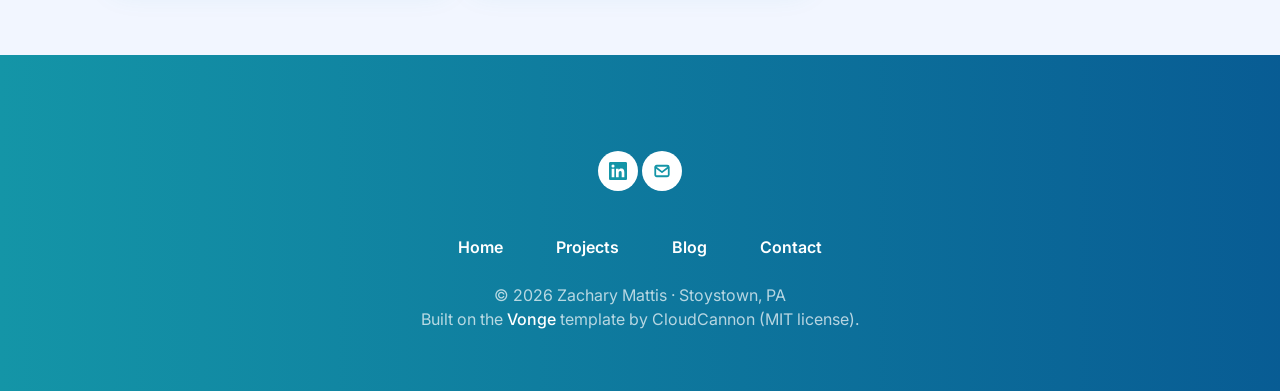
<file: projects/index.html>
<!DOCTYPE html>
<html lang="en">
<head>
  <meta charset="utf-8">
  <meta name="viewport" content="width=device-width, initial-scale=1">
  <title>Projects – Zachary Mattis</title>
  <meta name="description" content="Software, hardware and home lab projects by Zachary Mattis.">
  <link href="https://fonts.googleapis.com/css2?family=Inter:wght@400;500;600;700;900&display=swap" rel="stylesheet">
  <link rel="stylesheet" href="../assets/main.css">
</head>
<body>
<header class="c-header">
  <div class="container"><div class="row"><div class="c-header__inner">
    <div class="logo"><a class="logo__link" href="../index.html">Zachary Mattis</a></div>
    <nav class="main-nav">
      <div class="main-nav__box">
        <div class="nav__icon-close"><svg class="icon nav-icon-close" viewBox="0 0 24 24" fill="none" stroke="currentColor" stroke-width="2.4" stroke-linecap="round" stroke-linejoin="round" aria-hidden="true"><path d="M6 6l12 12M18 6L6 18"/></svg></div>
        <div class="nav__title">Menu</div>
        <ul class="nav__list list-reset">
          <li class="nav__item"><a href="../index.html" class="nav__link">Home</a></li>
          <li class="nav__item"><a href="../projects/index.html" class="nav__link">Projects</a></li>
          <li class="nav__item"><a href="../blog/index.html" class="nav__link">Blog</a></li>
          <li class="nav__item"><a href="../index.html#experience" class="nav__link">Experience</a></li>
          <li class="nav__item"><a href="../index.html#contact" class="nav__link">Contact</a></li>
        </ul>
      </div>
      <div class="social"><ul class="social__list list-reset">
        <li class="social__item"><a class="social__link" href="https://www.linkedin.com/in/zachary-mattis-pa/" target="_blank" rel="noopener" aria-label="LinkedIn"><svg class="icon" viewBox="0 0 24 24" fill="currentColor" aria-hidden="true"><path d="M20.447 20.452h-3.554v-5.569c0-1.328-.027-3.037-1.852-3.037-1.853 0-2.136 1.445-2.136 2.939v5.667H9.351V9h3.414v1.561h.046c.477-.9 1.637-1.85 3.37-1.85 3.601 0 4.267 2.37 4.267 5.455v6.286zM5.337 7.433a2.062 2.062 0 01-2.063-2.065 2.064 2.064 0 112.063 2.065zm1.782 13.019H3.555V9h3.564v11.452zM22.225 0H1.771C.792 0 0 .774 0 1.729v20.542C0 23.227.792 24 1.771 24h20.451C23.2 24 24 23.227 24 22.271V1.729C24 .774 23.2 0 22.222 0h.003z"/></svg></a></li>
        <li class="social__item"><a class="social__link" href="mailto:zacharymmattis@gmail.com" aria-label="Email"><svg class="icon" viewBox="0 0 24 24" fill="none" stroke="currentColor" stroke-width="2.4" stroke-linecap="round" stroke-linejoin="round" aria-hidden="true"><rect x="3" y="5" width="18" height="14" rx="2"/><path d="M3.5 7l8.5 6.5L20.5 7"/></svg></a></li>
      </ul></div>
    </nav>
    <div class="nav-button"><svg class="icon nav__icon-menu" viewBox="0 0 24 24" fill="none" stroke="currentColor" stroke-width="2.4" stroke-linecap="round" stroke-linejoin="round" aria-hidden="true"><path d="M4 6h16M4 12h16M4 18h16"/></svg></div>
  </div></div></div>
</header>

<div class="container">
  <div class="container"><div class="c-page-heading">
    <h1 class="c-page-heading__title">Projects</h1>
    <p class="c-page-heading__description">Things I have built, and the problems behind them. Open any project for the full story.</p>
  </div></div>
  <div class="container"><div class="row project-list-grid"><article class="c-project-card col col-4 col-d-6 col-t-12">
  <div class="c-project-card__content">
    <a href="../projects/waveform.html" class="c-project-card__image"><img loading="lazy" src="../images/waveform-card.jpg" alt="WaveForm"></a>
    <div class="c-project-card__info">
      <div class="c-project-card__info-wrap"><h3 class="c-project-card__title">WaveForm</h3></div>
      <div class="c-project-card__info-wrap"><div class="c-project-card__subtitle">Software · Python · Flask</div></div>
    </div>
  </div>
</article>
<article class="c-project-card col col-4 col-d-6 col-t-12">
  <div class="c-project-card__content">
    <a href="../projects/trivianight.html" class="c-project-card__image"><img loading="lazy" src="../images/trivianight-card.jpg" alt="TriviaNight"></a>
    <div class="c-project-card__info">
      <div class="c-project-card__info-wrap"><h3 class="c-project-card__title">TriviaNight</h3></div>
      <div class="c-project-card__info-wrap"><div class="c-project-card__subtitle">Software · Swift · macOS</div></div>
    </div>
  </div>
</article>
<article class="c-project-card col col-4 col-d-6 col-t-12">
  <div class="c-project-card__content">
    <a href="../projects/music-bingo.html" class="c-project-card__image"><img loading="lazy" src="../images/music-bingo-card.jpg" alt="Music Bingo"></a>
    <div class="c-project-card__info">
      <div class="c-project-card__info-wrap"><h3 class="c-project-card__title">Music Bingo</h3></div>
      <div class="c-project-card__info-wrap"><div class="c-project-card__subtitle">Software · Swift · macOS</div></div>
    </div>
  </div>
</article>
<article class="c-project-card col col-4 col-d-6 col-t-12">
  <div class="c-project-card__content">
    <a href="../projects/dispute-automation.html" class="c-project-card__image"><img loading="lazy" src="../images/dispute-automation-card.jpg" alt="Dispute automation"></a>
    <div class="c-project-card__info">
      <div class="c-project-card__info-wrap"><h3 class="c-project-card__title">Dispute automation</h3></div>
      <div class="c-project-card__info-wrap"><div class="c-project-card__subtitle">Software · Python · Wheeler Fleet Solutions</div></div>
    </div>
  </div>
</article>
<article class="c-project-card col col-4 col-d-6 col-t-12">
  <div class="c-project-card__content">
    <a href="../projects/home-server.html" class="c-project-card__image"><img loading="lazy" src="../images/home-server-card.jpg" alt="Oathgate home server"></a>
    <div class="c-project-card__info">
      <div class="c-project-card__info-wrap"><h3 class="c-project-card__title">Oathgate home server</h3></div>
      <div class="c-project-card__info-wrap"><div class="c-project-card__subtitle">Home lab · Ubuntu Server · Containers</div></div>
    </div>
  </div>
</article>
<article class="c-project-card col col-4 col-d-6 col-t-12">
  <div class="c-project-card__content">
    <a href="../projects/obsidian-plugins.html" class="c-project-card__image"><img loading="lazy" src="../images/obsidian-plugins-card.jpg" alt="Obsidian plugins"></a>
    <div class="c-project-card__info">
      <div class="c-project-card__info-wrap"><h3 class="c-project-card__title">Obsidian plugins</h3></div>
      <div class="c-project-card__info-wrap"><div class="c-project-card__subtitle">Software · TypeScript · ElevenLabs API</div></div>
    </div>
  </div>
</article>
<article class="c-project-card col col-4 col-d-6 col-t-12">
  <div class="c-project-card__content">
    <a href="../projects/wireless-dj-case.html" class="c-project-card__image"><img loading="lazy" src="../images/wireless-dj-case-card.jpg" alt="Wireless DJ case"></a>
    <div class="c-project-card__info">
      <div class="c-project-card__info-wrap"><h3 class="c-project-card__title">Wireless DJ case</h3></div>
      <div class="c-project-card__info-wrap"><div class="c-project-card__subtitle">Hardware · 3D printing · Audio</div></div>
    </div>
  </div>
</article>
<article class="c-project-card col col-4 col-d-6 col-t-12">
  <div class="c-project-card__content">
    <a href="../projects/projector-power-supply.html" class="c-project-card__image"><img loading="lazy" src="../images/projector-power-supply-card.jpg" alt="Cordless projector power supply"></a>
    <div class="c-project-card__info">
      <div class="c-project-card__info-wrap"><h3 class="c-project-card__title">Cordless projector power supply</h3></div>
      <div class="c-project-card__info-wrap"><div class="c-project-card__subtitle">Hardware · 3D printing · CAD</div></div>
    </div>
  </div>
</article>
</div></div>
</div>
<div class="top" title="Top"><svg class="icon" viewBox="0 0 24 24" fill="none" stroke="currentColor" stroke-width="2.4" stroke-linecap="round" stroke-linejoin="round" aria-hidden="true"><path d="M12 19V5M5 12l7-7 7 7"/></svg></div>
<footer class="footer">
  <div class="container"><div class="row"><div class="col col-12">
    <div class="social"><ul class="social__list list-reset">
      <li class="social__item"><a class="social__link" href="https://www.linkedin.com/in/zachary-mattis-pa/" target="_blank" rel="noopener" aria-label="LinkedIn"><svg class="icon" viewBox="0 0 24 24" fill="currentColor" aria-hidden="true"><path d="M20.447 20.452h-3.554v-5.569c0-1.328-.027-3.037-1.852-3.037-1.853 0-2.136 1.445-2.136 2.939v5.667H9.351V9h3.414v1.561h.046c.477-.9 1.637-1.85 3.37-1.85 3.601 0 4.267 2.37 4.267 5.455v6.286zM5.337 7.433a2.062 2.062 0 01-2.063-2.065 2.064 2.064 0 112.063 2.065zm1.782 13.019H3.555V9h3.564v11.452zM22.225 0H1.771C.792 0 0 .774 0 1.729v20.542C0 23.227.792 24 1.771 24h20.451C23.2 24 24 23.227 24 22.271V1.729C24 .774 23.2 0 22.222 0h.003z"/></svg></a></li>
      <li class="social__item"><a class="social__link" href="mailto:zacharymmattis@gmail.com" aria-label="Email"><svg class="icon" viewBox="0 0 24 24" fill="none" stroke="currentColor" stroke-width="2.4" stroke-linecap="round" stroke-linejoin="round" aria-hidden="true"><rect x="3" y="5" width="18" height="14" rx="2"/><path d="M3.5 7l8.5 6.5L20.5 7"/></svg></a></li>
    </ul></div>
    <ul class="footer_nav list-reset">
      <li class="footer_nav__item"><a href="../index.html" class="footer_nav__link">Home</a></li>
      <li class="footer_nav__item"><a href="../projects/index.html" class="footer_nav__link">Projects</a></li>
      <li class="footer_nav__item"><a href="../blog/index.html" class="footer_nav__link">Blog</a></li>
      <li class="footer_nav__item"><a href="../index.html#contact" class="footer_nav__link">Contact</a></li>
    </ul>
    <div class="copyright">© 2026 Zachary Mattis · Stoystown, PA<br>Built on the <a href="https://cloudcannon.com/templates/vonge/">Vonge</a> template by CloudCannon (MIT license).</div>
  </div></div></div>
</footer>
<script src="../js/site.js"></script>
</body>
</html>
</file>
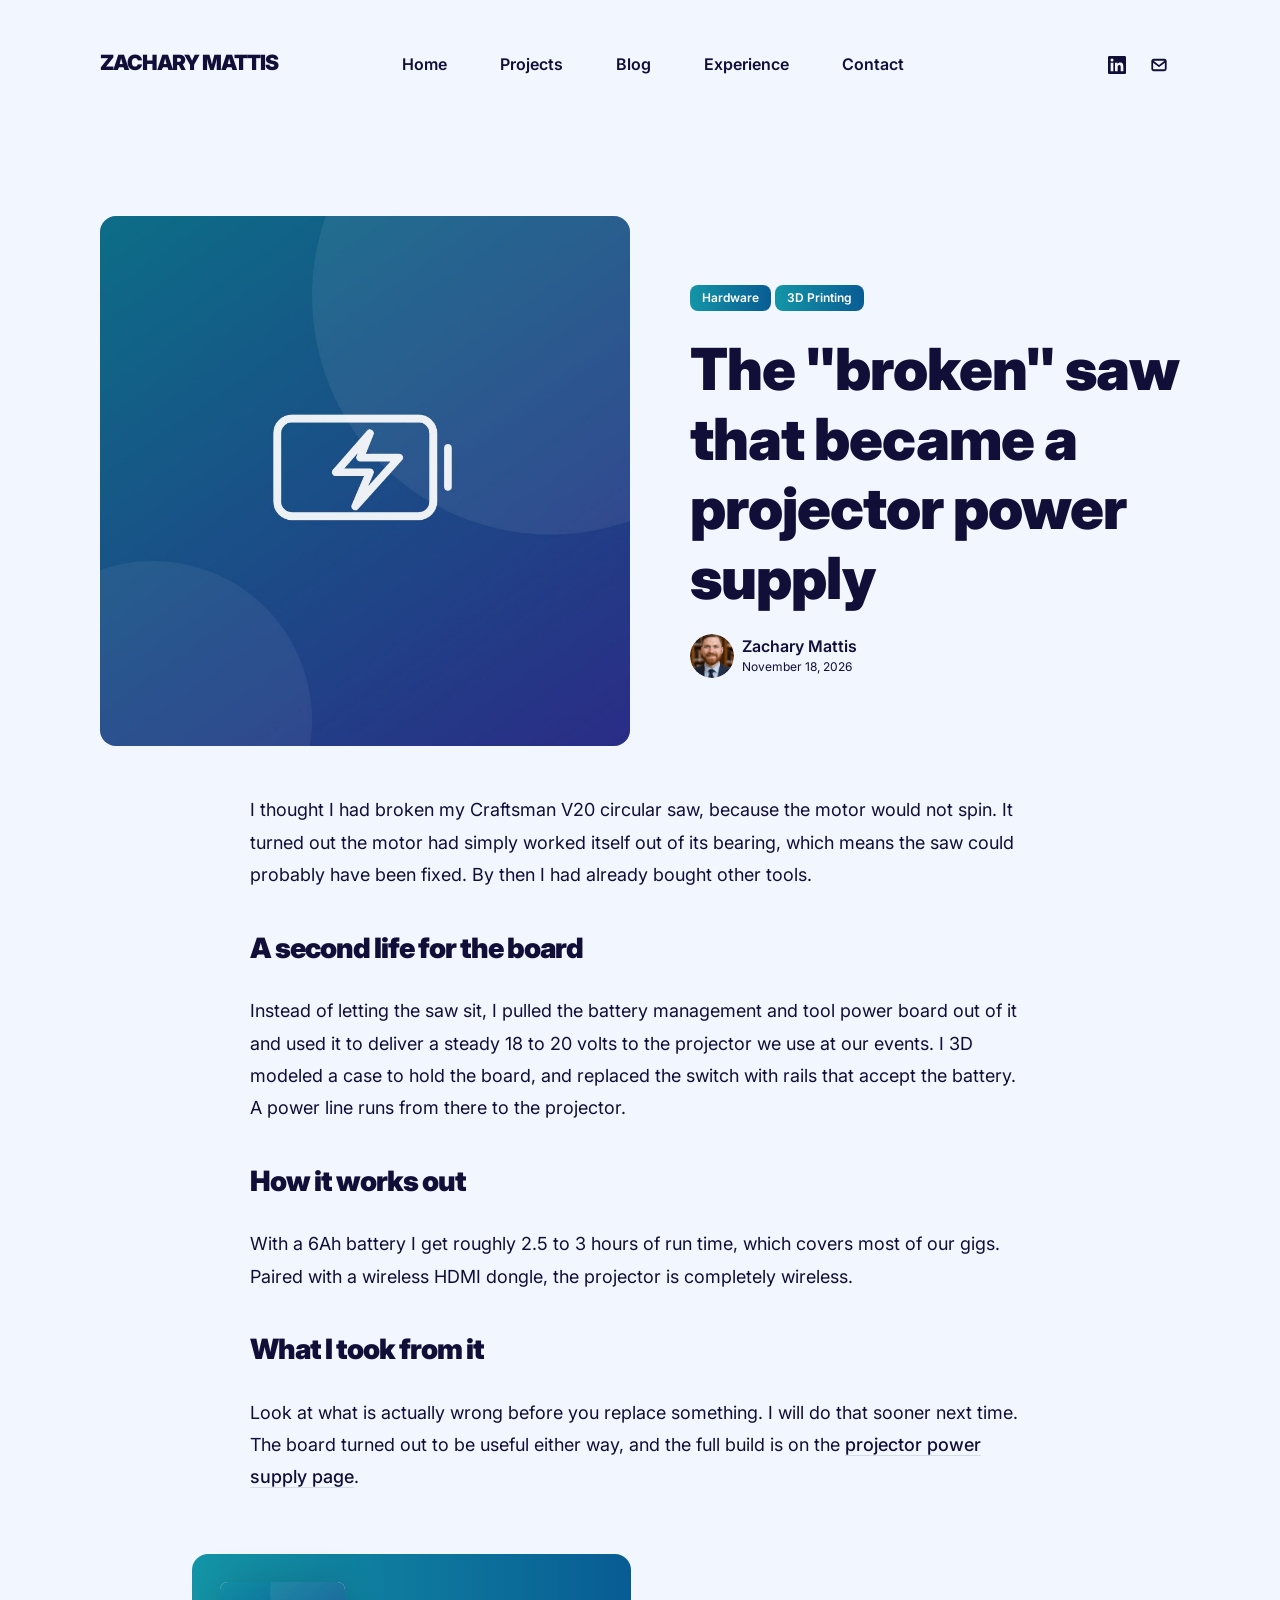
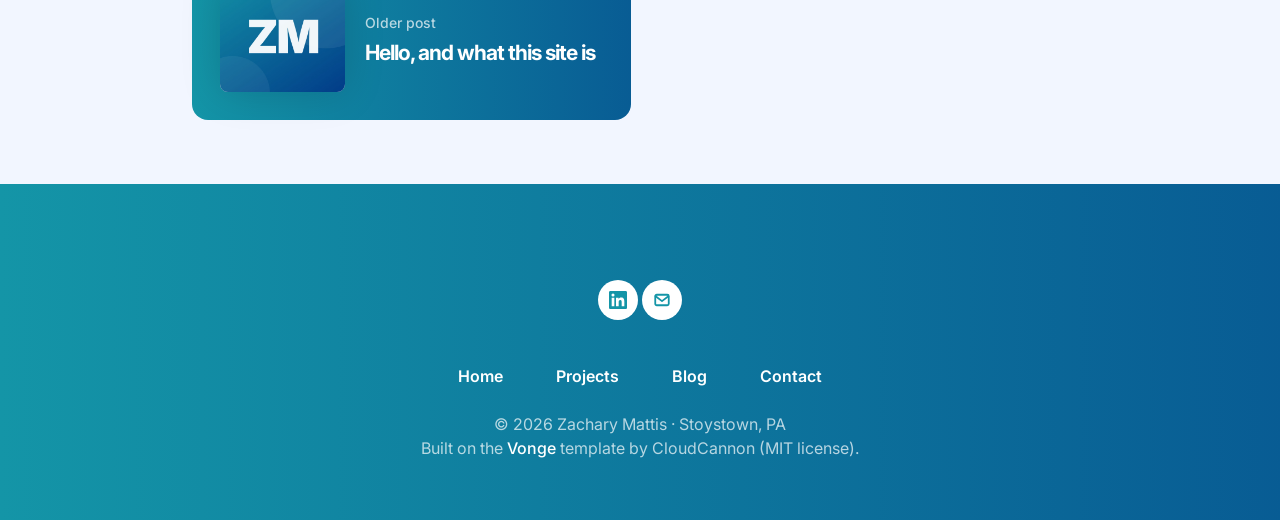
<file: blog/broken-saw.html>
<!DOCTYPE html>
<html lang="en">
<head>
  <meta charset="utf-8">
  <meta name="viewport" content="width=device-width, initial-scale=1">
  <title>The &quot;broken&quot; saw that became a projector power supply – Zachary Mattis</title>
  <meta name="description" content="I thought I had broken a Craftsman V20 circular saw. It turned out the fix was small, but the parts found a better job.">
  <link href="https://fonts.googleapis.com/css2?family=Inter:wght@400;500;600;700;900&display=swap" rel="stylesheet">
  <link rel="stylesheet" href="../assets/main.css">
</head>
<body>
<header class="c-header">
  <div class="container"><div class="row"><div class="c-header__inner">
    <div class="logo"><a class="logo__link" href="../index.html">Zachary Mattis</a></div>
    <nav class="main-nav">
      <div class="main-nav__box">
        <div class="nav__icon-close"><svg class="icon nav-icon-close" viewBox="0 0 24 24" fill="none" stroke="currentColor" stroke-width="2.4" stroke-linecap="round" stroke-linejoin="round" aria-hidden="true"><path d="M6 6l12 12M18 6L6 18"/></svg></div>
        <div class="nav__title">Menu</div>
        <ul class="nav__list list-reset">
          <li class="nav__item"><a href="../index.html" class="nav__link">Home</a></li>
          <li class="nav__item"><a href="../projects/index.html" class="nav__link">Projects</a></li>
          <li class="nav__item"><a href="../blog/index.html" class="nav__link">Blog</a></li>
          <li class="nav__item"><a href="../index.html#experience" class="nav__link">Experience</a></li>
          <li class="nav__item"><a href="../index.html#contact" class="nav__link">Contact</a></li>
        </ul>
      </div>
      <div class="social"><ul class="social__list list-reset">
        <li class="social__item"><a class="social__link" href="https://www.linkedin.com/in/zachary-mattis-pa/" target="_blank" rel="noopener" aria-label="LinkedIn"><svg class="icon" viewBox="0 0 24 24" fill="currentColor" aria-hidden="true"><path d="M20.447 20.452h-3.554v-5.569c0-1.328-.027-3.037-1.852-3.037-1.853 0-2.136 1.445-2.136 2.939v5.667H9.351V9h3.414v1.561h.046c.477-.9 1.637-1.85 3.37-1.85 3.601 0 4.267 2.37 4.267 5.455v6.286zM5.337 7.433a2.062 2.062 0 01-2.063-2.065 2.064 2.064 0 112.063 2.065zm1.782 13.019H3.555V9h3.564v11.452zM22.225 0H1.771C.792 0 0 .774 0 1.729v20.542C0 23.227.792 24 1.771 24h20.451C23.2 24 24 23.227 24 22.271V1.729C24 .774 23.2 0 22.222 0h.003z"/></svg></a></li>
        <li class="social__item"><a class="social__link" href="mailto:zacharymmattis@gmail.com" aria-label="Email"><svg class="icon" viewBox="0 0 24 24" fill="none" stroke="currentColor" stroke-width="2.4" stroke-linecap="round" stroke-linejoin="round" aria-hidden="true"><rect x="3" y="5" width="18" height="14" rx="2"/><path d="M3.5 7l8.5 6.5L20.5 7"/></svg></a></li>
      </ul></div>
    </nav>
    <div class="nav-button"><svg class="icon nav__icon-menu" viewBox="0 0 24 24" fill="none" stroke="currentColor" stroke-width="2.4" stroke-linecap="round" stroke-linejoin="round" aria-hidden="true"><path d="M4 6h16M4 12h16M4 18h16"/></svg></div>
  </div></div></div>
</header>

<div class="post-top"><div class="container"><div class="row">
  <div class="col col-6 col-d-12"><div class="post-image"><img loading="lazy" src="../images/projector-power-supply-card.jpg" alt="The &quot;broken&quot; saw that became a projector power supply"></div></div>
  <div class="col col-6 col-d-12"><div class="post__info">
    <div class="post-tags"><span class="post-tags__tag">Hardware</span><span class="post-tags__tag">3D Printing</span></div>
    <h1 class="post__title">The &quot;broken&quot; saw that became a projector power supply</h1>
    <div class="post__meta"><div class="post__author-image"><img loading="lazy" src="../images/headshot.jpg" alt="Zachary Mattis"></div>
      <div class="post__meta-bottom"><div class="post__author">Zachary Mattis</div><time class="post__date" datetime="2026-11-18">November 18, 2026</time></div></div>
  </div></div>
</div></div></div>
<div class="container animate"><article class="post"><div class="post__content">
<p>I thought I had broken my Craftsman V20 circular saw, because the motor would not spin. It turned out the motor had simply worked itself out of its bearing, which means the saw could probably have been fixed. By then I had already bought other tools.</p>
<h2>A second life for the board</h2>
<p>Instead of letting the saw sit, I pulled the battery management and tool power board out of it and used it to deliver a steady 18 to 20 volts to the projector we use at our events. I 3D modeled a case to hold the board, and replaced the switch with rails that accept the battery. A power line runs from there to the projector.</p>
<h2>How it works out</h2>
<p>With a 6Ah battery I get roughly 2.5 to 3 hours of run time, which covers most of our gigs. Paired with a wireless HDMI dongle, the projector is completely wireless.</p>
<h2>What I took from it</h2>
<p>Look at what is actually wrong before you replace something. I will do that sooner next time. The board turned out to be useful either way, and the full build is on the <a href="../projects/projector-power-supply.html">projector power supply page</a>.</p>
</div></article></div>
<div class="container"><div class="row"><div class="col col-10 col-d-12 push-d-0 push-1"><div class="post__navigation animate"><a class="post__prev" href="hello.html"><div class="prev__image"><img loading="lazy" src="../images/hero-monogram.jpg" alt=""></div><div class="prev__box"><span class="post__nav post__nav__prev">Older post</span><h2 class="post__nav__title">Hello, and what this site is</h2></div></a></div></div></div></div>
<div class="top" title="Top"><svg class="icon" viewBox="0 0 24 24" fill="none" stroke="currentColor" stroke-width="2.4" stroke-linecap="round" stroke-linejoin="round" aria-hidden="true"><path d="M12 19V5M5 12l7-7 7 7"/></svg></div>
<footer class="footer">
  <div class="container"><div class="row"><div class="col col-12">
    <div class="social"><ul class="social__list list-reset">
      <li class="social__item"><a class="social__link" href="https://www.linkedin.com/in/zachary-mattis-pa/" target="_blank" rel="noopener" aria-label="LinkedIn"><svg class="icon" viewBox="0 0 24 24" fill="currentColor" aria-hidden="true"><path d="M20.447 20.452h-3.554v-5.569c0-1.328-.027-3.037-1.852-3.037-1.853 0-2.136 1.445-2.136 2.939v5.667H9.351V9h3.414v1.561h.046c.477-.9 1.637-1.85 3.37-1.85 3.601 0 4.267 2.37 4.267 5.455v6.286zM5.337 7.433a2.062 2.062 0 01-2.063-2.065 2.064 2.064 0 112.063 2.065zm1.782 13.019H3.555V9h3.564v11.452zM22.225 0H1.771C.792 0 0 .774 0 1.729v20.542C0 23.227.792 24 1.771 24h20.451C23.2 24 24 23.227 24 22.271V1.729C24 .774 23.2 0 22.222 0h.003z"/></svg></a></li>
      <li class="social__item"><a class="social__link" href="mailto:zacharymmattis@gmail.com" aria-label="Email"><svg class="icon" viewBox="0 0 24 24" fill="none" stroke="currentColor" stroke-width="2.4" stroke-linecap="round" stroke-linejoin="round" aria-hidden="true"><rect x="3" y="5" width="18" height="14" rx="2"/><path d="M3.5 7l8.5 6.5L20.5 7"/></svg></a></li>
    </ul></div>
    <ul class="footer_nav list-reset">
      <li class="footer_nav__item"><a href="../index.html" class="footer_nav__link">Home</a></li>
      <li class="footer_nav__item"><a href="../projects/index.html" class="footer_nav__link">Projects</a></li>
      <li class="footer_nav__item"><a href="../blog/index.html" class="footer_nav__link">Blog</a></li>
      <li class="footer_nav__item"><a href="../index.html#contact" class="footer_nav__link">Contact</a></li>
    </ul>
    <div class="copyright">© 2026 Zachary Mattis · Stoystown, PA<br>Built on the <a href="https://cloudcannon.com/templates/vonge/">Vonge</a> template by CloudCannon (MIT license).</div>
  </div></div></div>
</footer>
<script src="../js/site.js"></script>
</body>
</html>
</file>
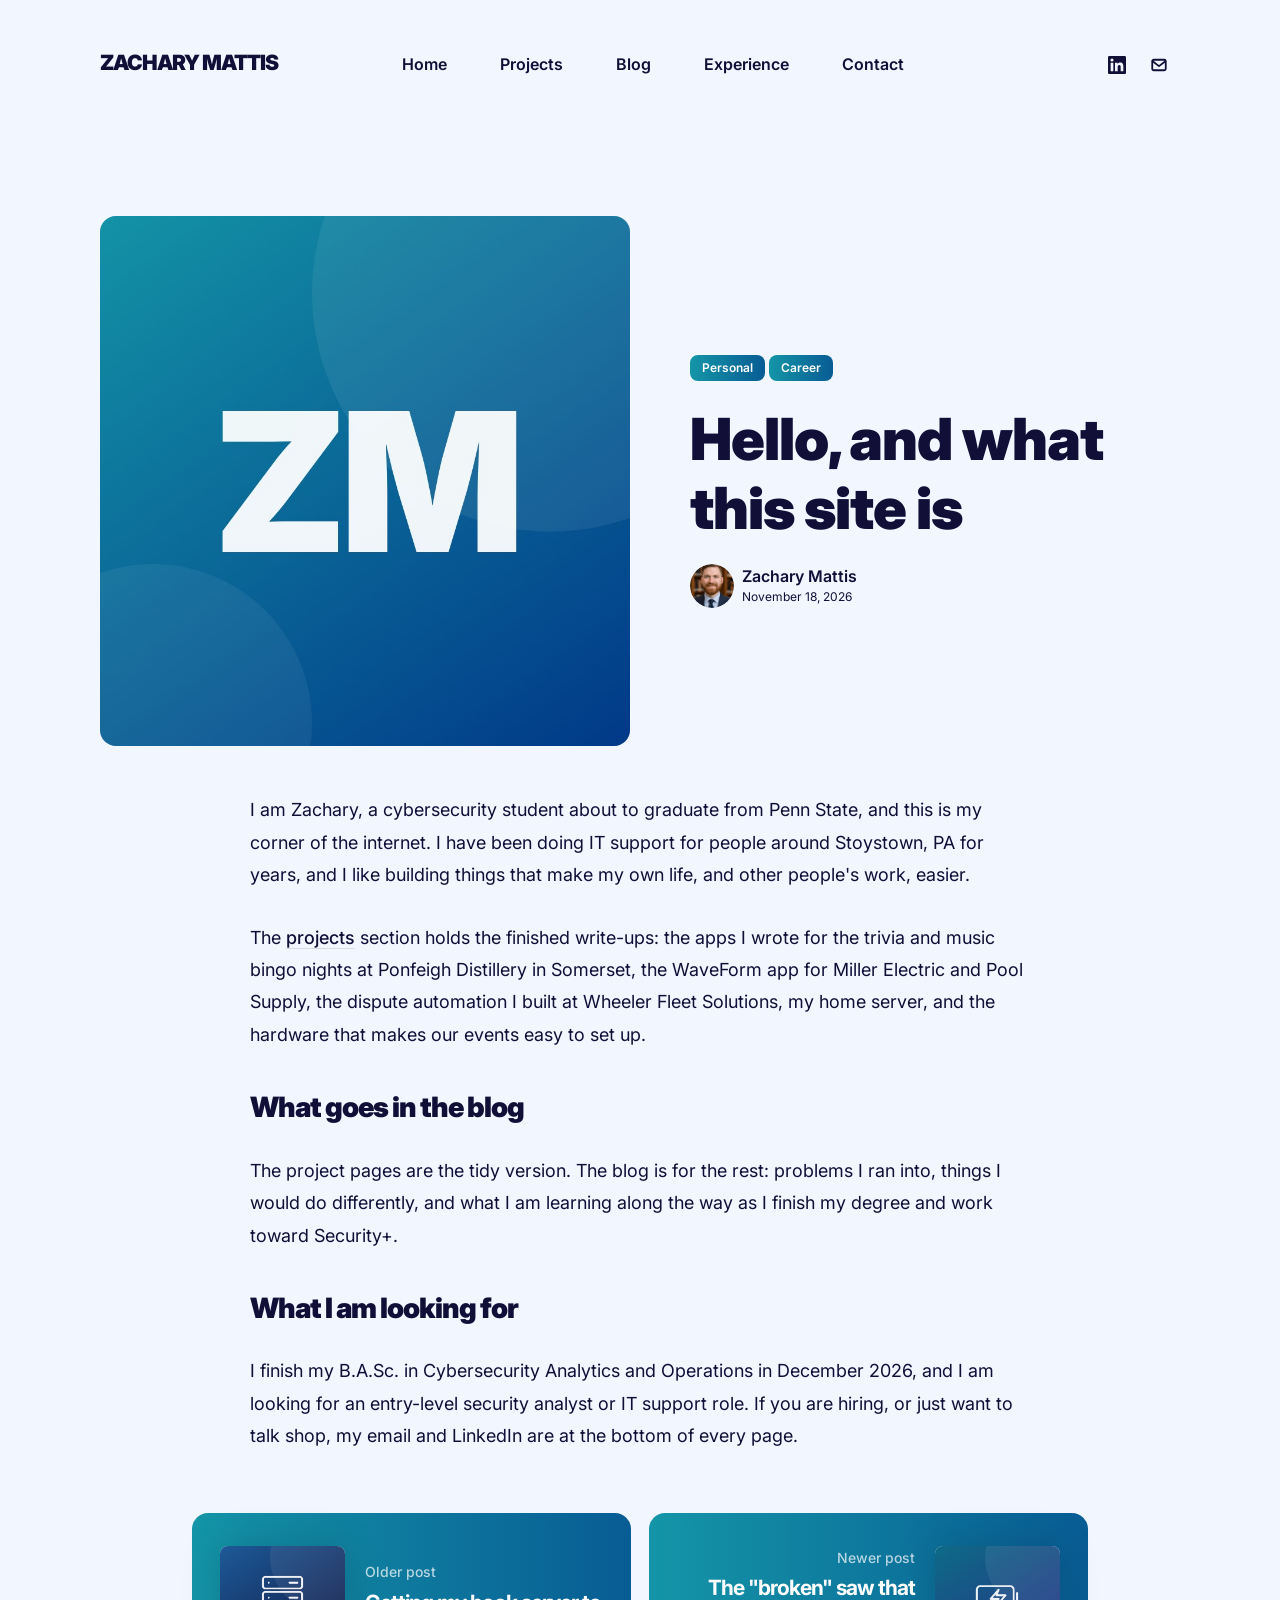
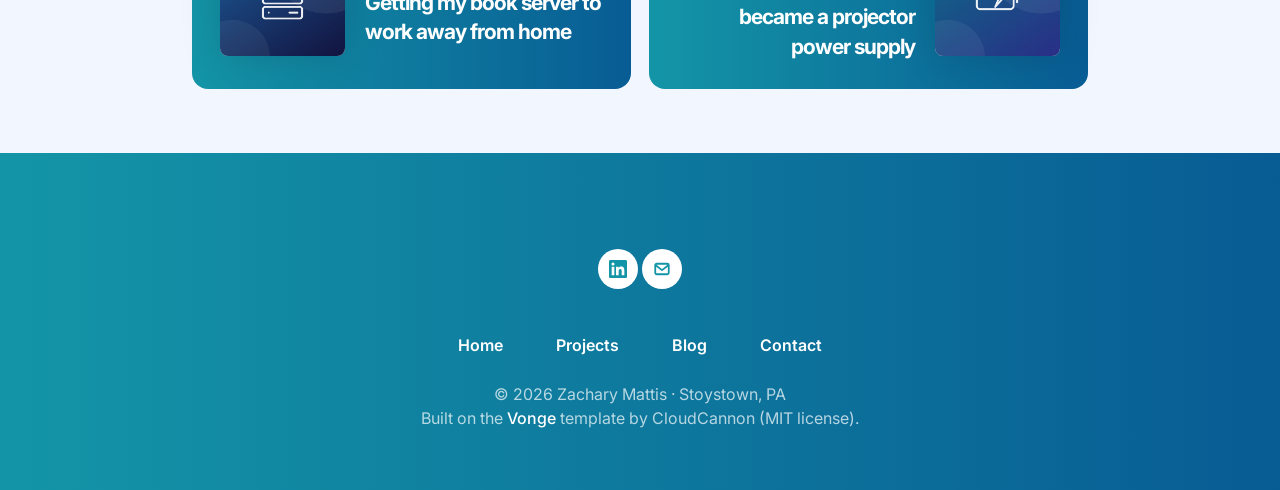
<file: blog/hello.html>
<!DOCTYPE html>
<html lang="en">
<head>
  <meta charset="utf-8">
  <meta name="viewport" content="width=device-width, initial-scale=1">
  <title>Hello, and what this site is – Zachary Mattis</title>
  <meta name="description" content="A short intro to this site, the projects on it, and what I am looking for next.">
  <link href="https://fonts.googleapis.com/css2?family=Inter:wght@400;500;600;700;900&display=swap" rel="stylesheet">
  <link rel="stylesheet" href="../assets/main.css">
</head>
<body>
<header class="c-header">
  <div class="container"><div class="row"><div class="c-header__inner">
    <div class="logo"><a class="logo__link" href="../index.html">Zachary Mattis</a></div>
    <nav class="main-nav">
      <div class="main-nav__box">
        <div class="nav__icon-close"><svg class="icon nav-icon-close" viewBox="0 0 24 24" fill="none" stroke="currentColor" stroke-width="2.4" stroke-linecap="round" stroke-linejoin="round" aria-hidden="true"><path d="M6 6l12 12M18 6L6 18"/></svg></div>
        <div class="nav__title">Menu</div>
        <ul class="nav__list list-reset">
          <li class="nav__item"><a href="../index.html" class="nav__link">Home</a></li>
          <li class="nav__item"><a href="../projects/index.html" class="nav__link">Projects</a></li>
          <li class="nav__item"><a href="../blog/index.html" class="nav__link">Blog</a></li>
          <li class="nav__item"><a href="../index.html#experience" class="nav__link">Experience</a></li>
          <li class="nav__item"><a href="../index.html#contact" class="nav__link">Contact</a></li>
        </ul>
      </div>
      <div class="social"><ul class="social__list list-reset">
        <li class="social__item"><a class="social__link" href="https://www.linkedin.com/in/zachary-mattis-pa/" target="_blank" rel="noopener" aria-label="LinkedIn"><svg class="icon" viewBox="0 0 24 24" fill="currentColor" aria-hidden="true"><path d="M20.447 20.452h-3.554v-5.569c0-1.328-.027-3.037-1.852-3.037-1.853 0-2.136 1.445-2.136 2.939v5.667H9.351V9h3.414v1.561h.046c.477-.9 1.637-1.85 3.37-1.85 3.601 0 4.267 2.37 4.267 5.455v6.286zM5.337 7.433a2.062 2.062 0 01-2.063-2.065 2.064 2.064 0 112.063 2.065zm1.782 13.019H3.555V9h3.564v11.452zM22.225 0H1.771C.792 0 0 .774 0 1.729v20.542C0 23.227.792 24 1.771 24h20.451C23.2 24 24 23.227 24 22.271V1.729C24 .774 23.2 0 22.222 0h.003z"/></svg></a></li>
        <li class="social__item"><a class="social__link" href="mailto:zacharymmattis@gmail.com" aria-label="Email"><svg class="icon" viewBox="0 0 24 24" fill="none" stroke="currentColor" stroke-width="2.4" stroke-linecap="round" stroke-linejoin="round" aria-hidden="true"><rect x="3" y="5" width="18" height="14" rx="2"/><path d="M3.5 7l8.5 6.5L20.5 7"/></svg></a></li>
      </ul></div>
    </nav>
    <div class="nav-button"><svg class="icon nav__icon-menu" viewBox="0 0 24 24" fill="none" stroke="currentColor" stroke-width="2.4" stroke-linecap="round" stroke-linejoin="round" aria-hidden="true"><path d="M4 6h16M4 12h16M4 18h16"/></svg></div>
  </div></div></div>
</header>

<div class="post-top"><div class="container"><div class="row">
  <div class="col col-6 col-d-12"><div class="post-image"><img loading="lazy" src="../images/hero-monogram.jpg" alt="Hello, and what this site is"></div></div>
  <div class="col col-6 col-d-12"><div class="post__info">
    <div class="post-tags"><span class="post-tags__tag">Personal</span><span class="post-tags__tag">Career</span></div>
    <h1 class="post__title">Hello, and what this site is</h1>
    <div class="post__meta"><div class="post__author-image"><img loading="lazy" src="../images/headshot.jpg" alt="Zachary Mattis"></div>
      <div class="post__meta-bottom"><div class="post__author">Zachary Mattis</div><time class="post__date" datetime="2026-11-18">November 18, 2026</time></div></div>
  </div></div>
</div></div></div>
<div class="container animate"><article class="post"><div class="post__content">
<p>I am Zachary, a cybersecurity student about to graduate from Penn State, and this is my corner of the internet. I have been doing IT support for people around Stoystown, PA for years, and I like building things that make my own life, and other people's work, easier.</p>
<p>The <a href="../projects/index.html">projects</a> section holds the finished write-ups: the apps I wrote for the trivia and music bingo nights at Ponfeigh Distillery in Somerset, the WaveForm app for Miller Electric and Pool Supply, the dispute automation I built at Wheeler Fleet Solutions, my home server, and the hardware that makes our events easy to set up.</p>
<h2>What goes in the blog</h2>
<p>The project pages are the tidy version. The blog is for the rest: problems I ran into, things I would do differently, and what I am learning along the way as I finish my degree and work toward Security+.</p>
<h2>What I am looking for</h2>
<p>I finish my B.A.Sc. in Cybersecurity Analytics and Operations in December 2026, and I am looking for an entry-level security analyst or IT support role. If you are hiring, or just want to talk shop, my email and LinkedIn are at the bottom of every page.</p>
</div></article></div>
<div class="container"><div class="row"><div class="col col-10 col-d-12 push-d-0 push-1"><div class="post__navigation animate"><a class="post__prev" href="tailscale-bookorbit.html"><div class="prev__image"><img loading="lazy" src="../images/home-server-card.jpg" alt=""></div><div class="prev__box"><span class="post__nav post__nav__prev">Older post</span><h2 class="post__nav__title">Getting my book server to work away from home</h2></div></a><a class="post__next" href="broken-saw.html"><div class="next__box"><span class="post__nav post__nav__next">Newer post</span><h2 class="post__nav__title">The &quot;broken&quot; saw that became a projector power supply</h2></div><div class="next__image"><img loading="lazy" src="../images/projector-power-supply-card.jpg" alt=""></div></a></div></div></div></div>
<div class="top" title="Top"><svg class="icon" viewBox="0 0 24 24" fill="none" stroke="currentColor" stroke-width="2.4" stroke-linecap="round" stroke-linejoin="round" aria-hidden="true"><path d="M12 19V5M5 12l7-7 7 7"/></svg></div>
<footer class="footer">
  <div class="container"><div class="row"><div class="col col-12">
    <div class="social"><ul class="social__list list-reset">
      <li class="social__item"><a class="social__link" href="https://www.linkedin.com/in/zachary-mattis-pa/" target="_blank" rel="noopener" aria-label="LinkedIn"><svg class="icon" viewBox="0 0 24 24" fill="currentColor" aria-hidden="true"><path d="M20.447 20.452h-3.554v-5.569c0-1.328-.027-3.037-1.852-3.037-1.853 0-2.136 1.445-2.136 2.939v5.667H9.351V9h3.414v1.561h.046c.477-.9 1.637-1.85 3.37-1.85 3.601 0 4.267 2.37 4.267 5.455v6.286zM5.337 7.433a2.062 2.062 0 01-2.063-2.065 2.064 2.064 0 112.063 2.065zm1.782 13.019H3.555V9h3.564v11.452zM22.225 0H1.771C.792 0 0 .774 0 1.729v20.542C0 23.227.792 24 1.771 24h20.451C23.2 24 24 23.227 24 22.271V1.729C24 .774 23.2 0 22.222 0h.003z"/></svg></a></li>
      <li class="social__item"><a class="social__link" href="mailto:zacharymmattis@gmail.com" aria-label="Email"><svg class="icon" viewBox="0 0 24 24" fill="none" stroke="currentColor" stroke-width="2.4" stroke-linecap="round" stroke-linejoin="round" aria-hidden="true"><rect x="3" y="5" width="18" height="14" rx="2"/><path d="M3.5 7l8.5 6.5L20.5 7"/></svg></a></li>
    </ul></div>
    <ul class="footer_nav list-reset">
      <li class="footer_nav__item"><a href="../index.html" class="footer_nav__link">Home</a></li>
      <li class="footer_nav__item"><a href="../projects/index.html" class="footer_nav__link">Projects</a></li>
      <li class="footer_nav__item"><a href="../blog/index.html" class="footer_nav__link">Blog</a></li>
      <li class="footer_nav__item"><a href="../index.html#contact" class="footer_nav__link">Contact</a></li>
    </ul>
    <div class="copyright">© 2026 Zachary Mattis · Stoystown, PA<br>Built on the <a href="https://cloudcannon.com/templates/vonge/">Vonge</a> template by CloudCannon (MIT license).</div>
  </div></div></div>
</footer>
<script src="../js/site.js"></script>
</body>
</html>
</file>
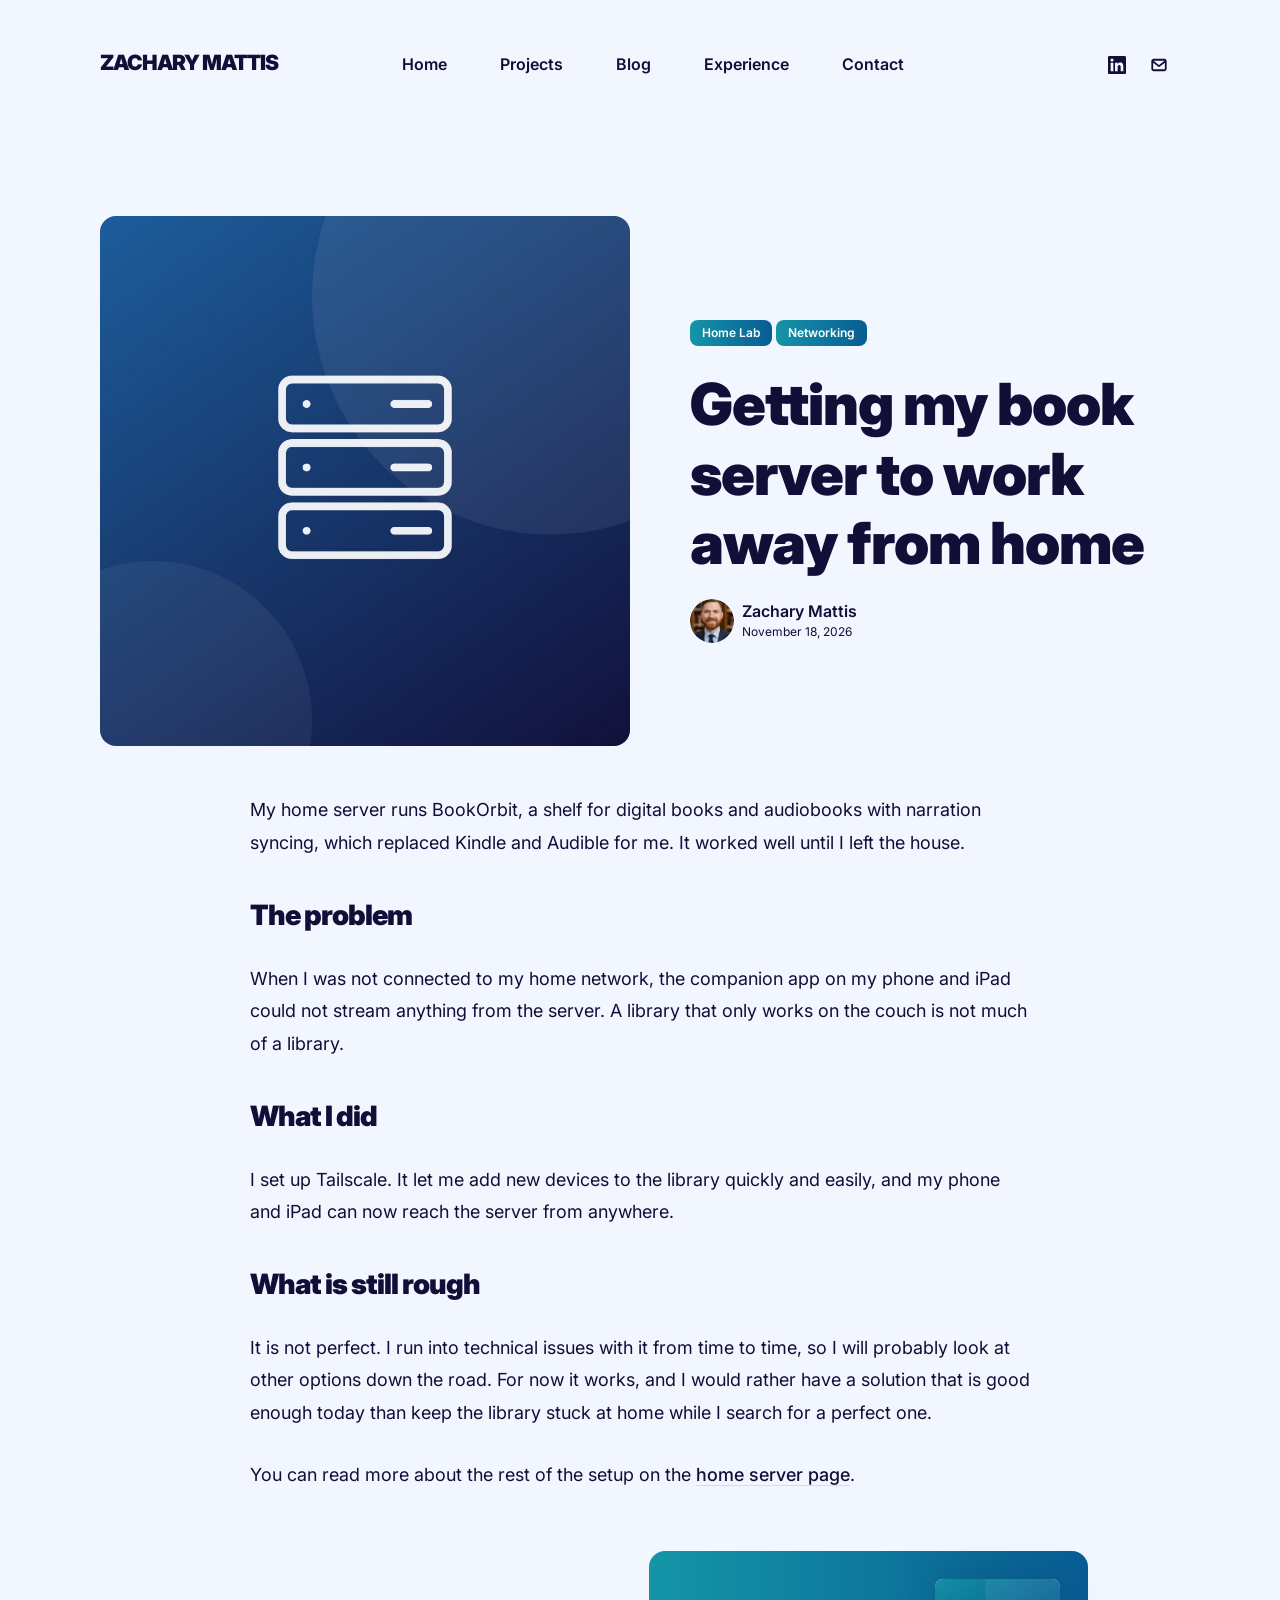
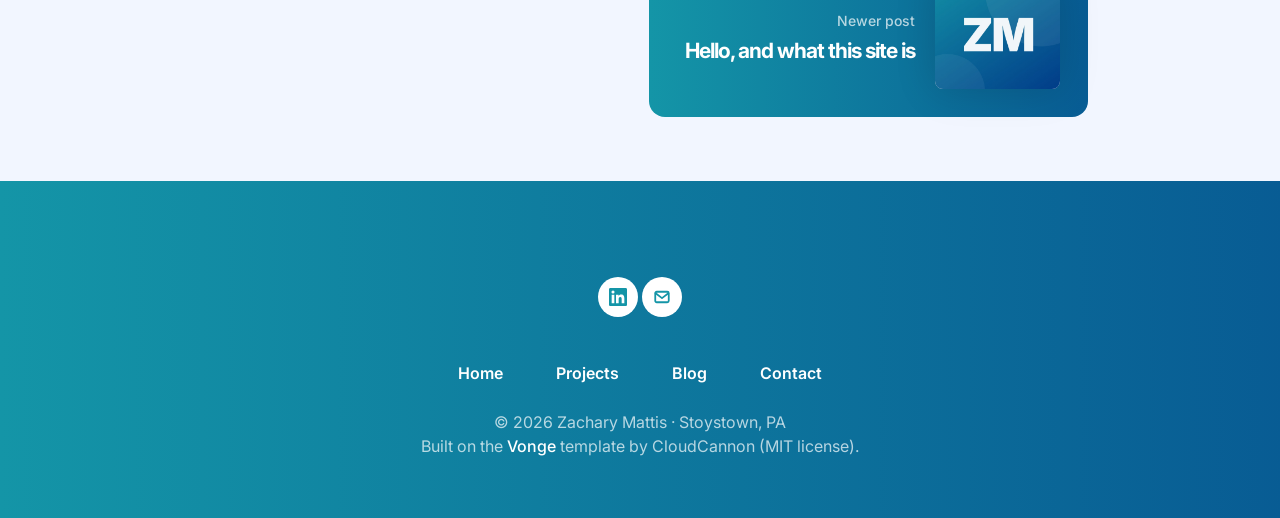
<file: blog/tailscale-bookorbit.html>
<!DOCTYPE html>
<html lang="en">
<head>
  <meta charset="utf-8">
  <meta name="viewport" content="width=device-width, initial-scale=1">
  <title>Getting my book server to work away from home – Zachary Mattis</title>
  <meta name="description" content="BookOrbit worked great on my home network and not at all away from it. Tailscale was my fix, mostly.">
  <link href="https://fonts.googleapis.com/css2?family=Inter:wght@400;500;600;700;900&display=swap" rel="stylesheet">
  <link rel="stylesheet" href="../assets/main.css">
</head>
<body>
<header class="c-header">
  <div class="container"><div class="row"><div class="c-header__inner">
    <div class="logo"><a class="logo__link" href="../index.html">Zachary Mattis</a></div>
    <nav class="main-nav">
      <div class="main-nav__box">
        <div class="nav__icon-close"><svg class="icon nav-icon-close" viewBox="0 0 24 24" fill="none" stroke="currentColor" stroke-width="2.4" stroke-linecap="round" stroke-linejoin="round" aria-hidden="true"><path d="M6 6l12 12M18 6L6 18"/></svg></div>
        <div class="nav__title">Menu</div>
        <ul class="nav__list list-reset">
          <li class="nav__item"><a href="../index.html" class="nav__link">Home</a></li>
          <li class="nav__item"><a href="../projects/index.html" class="nav__link">Projects</a></li>
          <li class="nav__item"><a href="../blog/index.html" class="nav__link">Blog</a></li>
          <li class="nav__item"><a href="../index.html#experience" class="nav__link">Experience</a></li>
          <li class="nav__item"><a href="../index.html#contact" class="nav__link">Contact</a></li>
        </ul>
      </div>
      <div class="social"><ul class="social__list list-reset">
        <li class="social__item"><a class="social__link" href="https://www.linkedin.com/in/zachary-mattis-pa/" target="_blank" rel="noopener" aria-label="LinkedIn"><svg class="icon" viewBox="0 0 24 24" fill="currentColor" aria-hidden="true"><path d="M20.447 20.452h-3.554v-5.569c0-1.328-.027-3.037-1.852-3.037-1.853 0-2.136 1.445-2.136 2.939v5.667H9.351V9h3.414v1.561h.046c.477-.9 1.637-1.85 3.37-1.85 3.601 0 4.267 2.37 4.267 5.455v6.286zM5.337 7.433a2.062 2.062 0 01-2.063-2.065 2.064 2.064 0 112.063 2.065zm1.782 13.019H3.555V9h3.564v11.452zM22.225 0H1.771C.792 0 0 .774 0 1.729v20.542C0 23.227.792 24 1.771 24h20.451C23.2 24 24 23.227 24 22.271V1.729C24 .774 23.2 0 22.222 0h.003z"/></svg></a></li>
        <li class="social__item"><a class="social__link" href="mailto:zacharymmattis@gmail.com" aria-label="Email"><svg class="icon" viewBox="0 0 24 24" fill="none" stroke="currentColor" stroke-width="2.4" stroke-linecap="round" stroke-linejoin="round" aria-hidden="true"><rect x="3" y="5" width="18" height="14" rx="2"/><path d="M3.5 7l8.5 6.5L20.5 7"/></svg></a></li>
      </ul></div>
    </nav>
    <div class="nav-button"><svg class="icon nav__icon-menu" viewBox="0 0 24 24" fill="none" stroke="currentColor" stroke-width="2.4" stroke-linecap="round" stroke-linejoin="round" aria-hidden="true"><path d="M4 6h16M4 12h16M4 18h16"/></svg></div>
  </div></div></div>
</header>

<div class="post-top"><div class="container"><div class="row">
  <div class="col col-6 col-d-12"><div class="post-image"><img loading="lazy" src="../images/home-server-card.jpg" alt="Getting my book server to work away from home"></div></div>
  <div class="col col-6 col-d-12"><div class="post__info">
    <div class="post-tags"><span class="post-tags__tag">Home Lab</span><span class="post-tags__tag">Networking</span></div>
    <h1 class="post__title">Getting my book server to work away from home</h1>
    <div class="post__meta"><div class="post__author-image"><img loading="lazy" src="../images/headshot.jpg" alt="Zachary Mattis"></div>
      <div class="post__meta-bottom"><div class="post__author">Zachary Mattis</div><time class="post__date" datetime="2026-11-18">November 18, 2026</time></div></div>
  </div></div>
</div></div></div>
<div class="container animate"><article class="post"><div class="post__content">
<p>My home server runs BookOrbit, a shelf for digital books and audiobooks with narration syncing, which replaced Kindle and Audible for me. It worked well until I left the house.</p>
<h2>The problem</h2>
<p>When I was not connected to my home network, the companion app on my phone and iPad could not stream anything from the server. A library that only works on the couch is not much of a library.</p>
<h2>What I did</h2>
<p>I set up Tailscale. It let me add new devices to the library quickly and easily, and my phone and iPad can now reach the server from anywhere.</p>
<h2>What is still rough</h2>
<p>It is not perfect. I run into technical issues with it from time to time, so I will probably look at other options down the road. For now it works, and I would rather have a solution that is good enough today than keep the library stuck at home while I search for a perfect one.</p>
<p>You can read more about the rest of the setup on the <a href="../projects/home-server.html">home server page</a>.</p>
</div></article></div>
<div class="container"><div class="row"><div class="col col-10 col-d-12 push-d-0 push-1"><div class="post__navigation animate"><a class="post__next" href="hello.html"><div class="next__box"><span class="post__nav post__nav__next">Newer post</span><h2 class="post__nav__title">Hello, and what this site is</h2></div><div class="next__image"><img loading="lazy" src="../images/hero-monogram.jpg" alt=""></div></a></div></div></div></div>
<div class="top" title="Top"><svg class="icon" viewBox="0 0 24 24" fill="none" stroke="currentColor" stroke-width="2.4" stroke-linecap="round" stroke-linejoin="round" aria-hidden="true"><path d="M12 19V5M5 12l7-7 7 7"/></svg></div>
<footer class="footer">
  <div class="container"><div class="row"><div class="col col-12">
    <div class="social"><ul class="social__list list-reset">
      <li class="social__item"><a class="social__link" href="https://www.linkedin.com/in/zachary-mattis-pa/" target="_blank" rel="noopener" aria-label="LinkedIn"><svg class="icon" viewBox="0 0 24 24" fill="currentColor" aria-hidden="true"><path d="M20.447 20.452h-3.554v-5.569c0-1.328-.027-3.037-1.852-3.037-1.853 0-2.136 1.445-2.136 2.939v5.667H9.351V9h3.414v1.561h.046c.477-.9 1.637-1.85 3.37-1.85 3.601 0 4.267 2.37 4.267 5.455v6.286zM5.337 7.433a2.062 2.062 0 01-2.063-2.065 2.064 2.064 0 112.063 2.065zm1.782 13.019H3.555V9h3.564v11.452zM22.225 0H1.771C.792 0 0 .774 0 1.729v20.542C0 23.227.792 24 1.771 24h20.451C23.2 24 24 23.227 24 22.271V1.729C24 .774 23.2 0 22.222 0h.003z"/></svg></a></li>
      <li class="social__item"><a class="social__link" href="mailto:zacharymmattis@gmail.com" aria-label="Email"><svg class="icon" viewBox="0 0 24 24" fill="none" stroke="currentColor" stroke-width="2.4" stroke-linecap="round" stroke-linejoin="round" aria-hidden="true"><rect x="3" y="5" width="18" height="14" rx="2"/><path d="M3.5 7l8.5 6.5L20.5 7"/></svg></a></li>
    </ul></div>
    <ul class="footer_nav list-reset">
      <li class="footer_nav__item"><a href="../index.html" class="footer_nav__link">Home</a></li>
      <li class="footer_nav__item"><a href="../projects/index.html" class="footer_nav__link">Projects</a></li>
      <li class="footer_nav__item"><a href="../blog/index.html" class="footer_nav__link">Blog</a></li>
      <li class="footer_nav__item"><a href="../index.html#contact" class="footer_nav__link">Contact</a></li>
    </ul>
    <div class="copyright">© 2026 Zachary Mattis · Stoystown, PA<br>Built on the <a href="https://cloudcannon.com/templates/vonge/">Vonge</a> template by CloudCannon (MIT license).</div>
  </div></div></div>
</footer>
<script src="../js/site.js"></script>
</body>
</html>
</file>
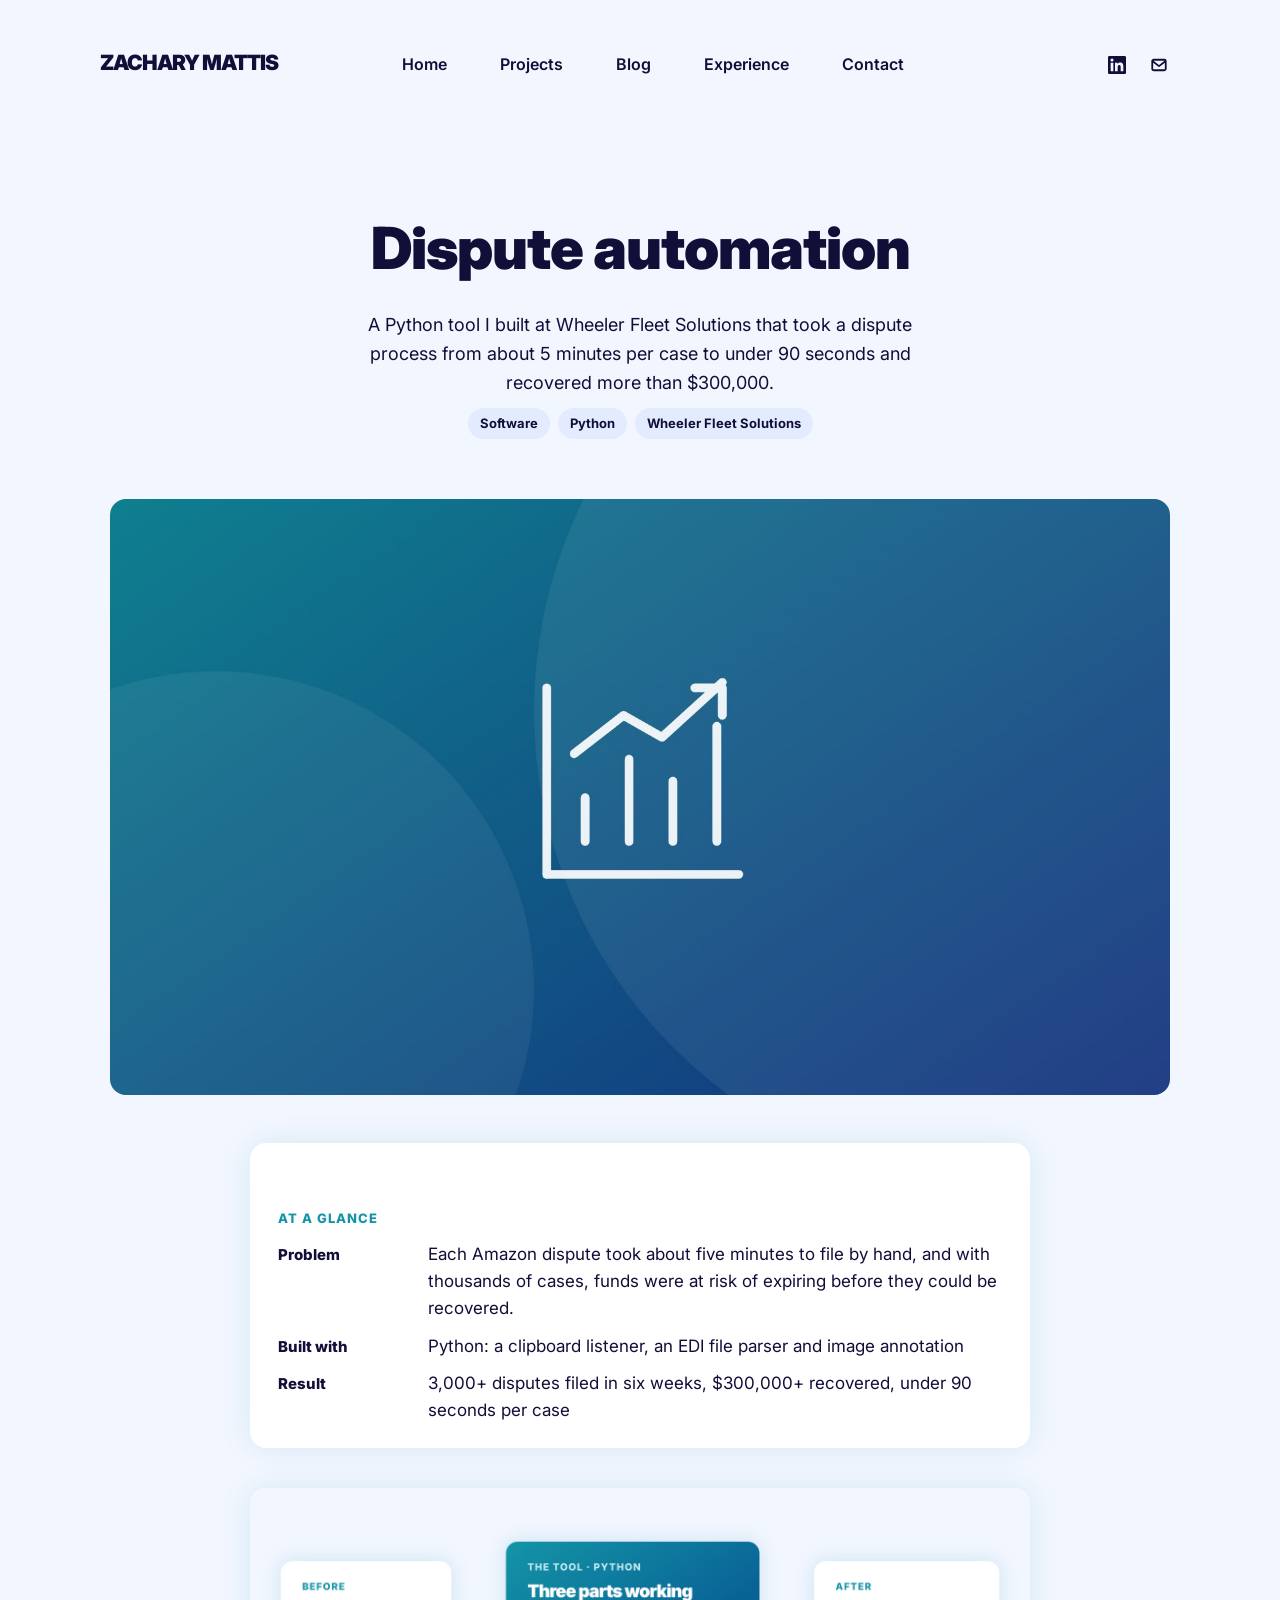
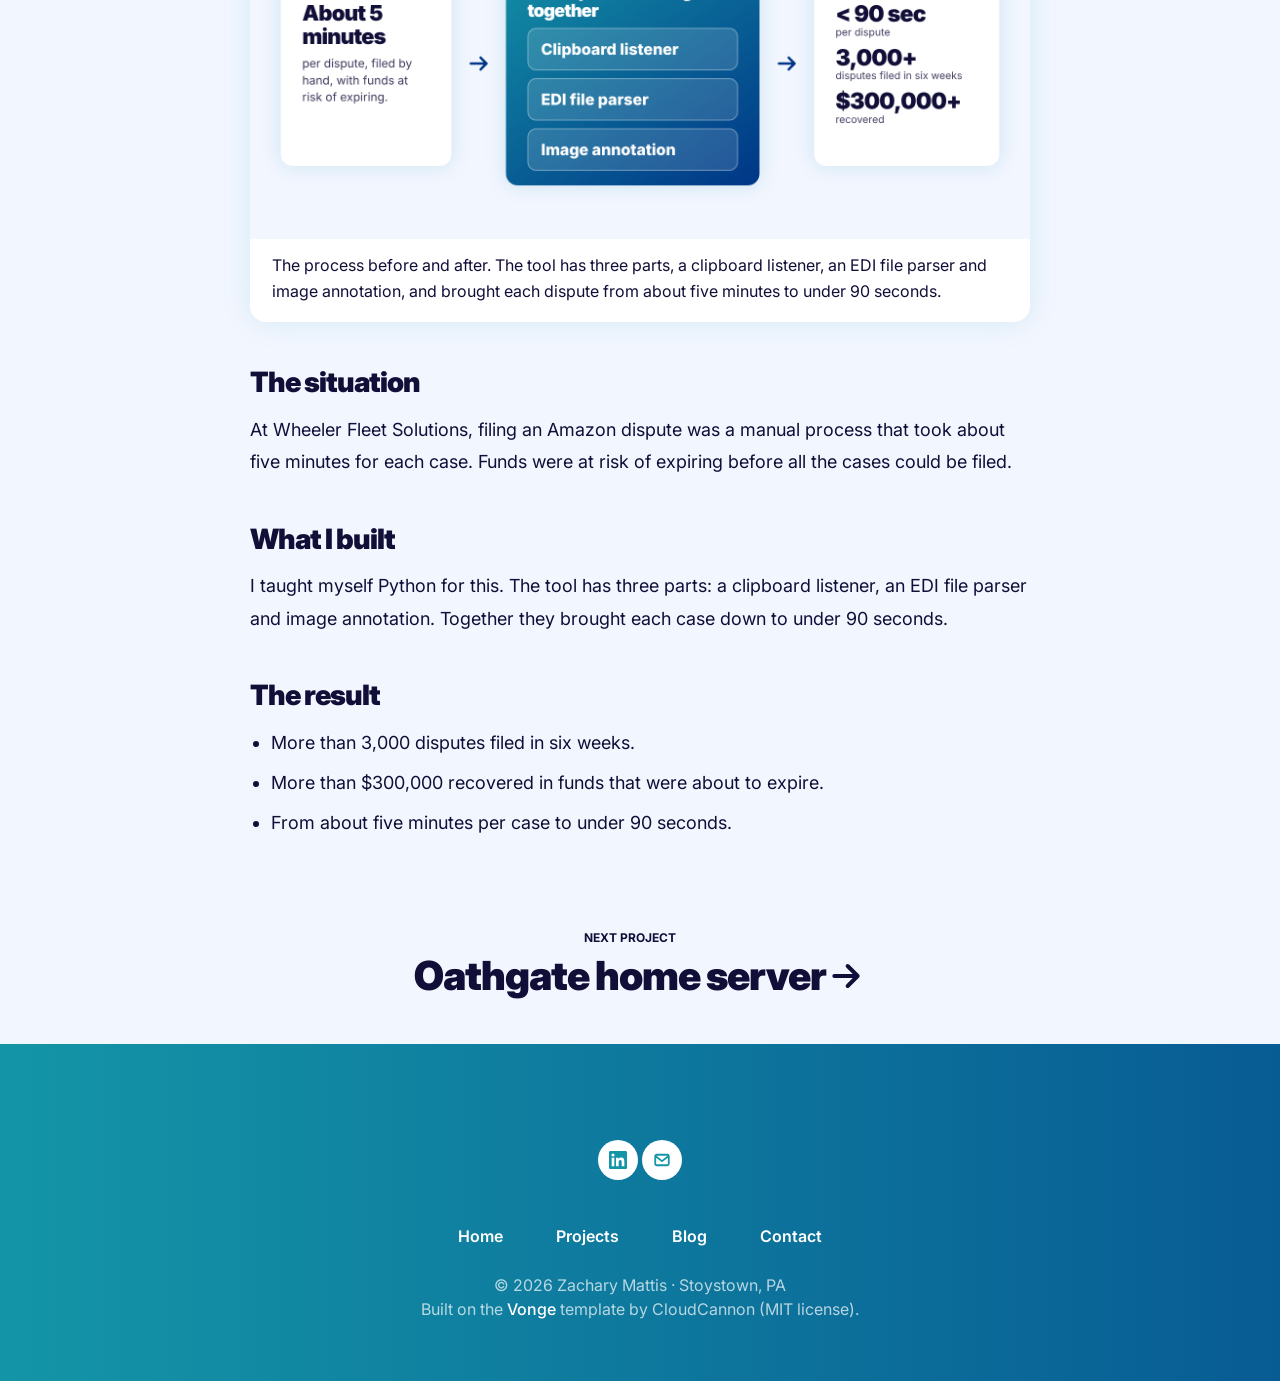
<file: projects/dispute-automation.html>
<!DOCTYPE html>
<html lang="en">
<head>
  <meta charset="utf-8">
  <meta name="viewport" content="width=device-width, initial-scale=1">
  <title>Dispute automation – Zachary Mattis</title>
  <meta name="description" content="A Python tool that cut a manual Amazon dispute process from about 5 minutes to under 90 seconds per case and recovered $300,000+.">
  <link href="https://fonts.googleapis.com/css2?family=Inter:wght@400;500;600;700;900&display=swap" rel="stylesheet">
  <link rel="stylesheet" href="../assets/main.css">
</head>
<body>
<header class="c-header">
  <div class="container"><div class="row"><div class="c-header__inner">
    <div class="logo"><a class="logo__link" href="../index.html">Zachary Mattis</a></div>
    <nav class="main-nav">
      <div class="main-nav__box">
        <div class="nav__icon-close"><svg class="icon nav-icon-close" viewBox="0 0 24 24" fill="none" stroke="currentColor" stroke-width="2.4" stroke-linecap="round" stroke-linejoin="round" aria-hidden="true"><path d="M6 6l12 12M18 6L6 18"/></svg></div>
        <div class="nav__title">Menu</div>
        <ul class="nav__list list-reset">
          <li class="nav__item"><a href="../index.html" class="nav__link">Home</a></li>
          <li class="nav__item"><a href="../projects/index.html" class="nav__link">Projects</a></li>
          <li class="nav__item"><a href="../blog/index.html" class="nav__link">Blog</a></li>
          <li class="nav__item"><a href="../index.html#experience" class="nav__link">Experience</a></li>
          <li class="nav__item"><a href="../index.html#contact" class="nav__link">Contact</a></li>
        </ul>
      </div>
      <div class="social"><ul class="social__list list-reset">
        <li class="social__item"><a class="social__link" href="https://www.linkedin.com/in/zachary-mattis-pa/" target="_blank" rel="noopener" aria-label="LinkedIn"><svg class="icon" viewBox="0 0 24 24" fill="currentColor" aria-hidden="true"><path d="M20.447 20.452h-3.554v-5.569c0-1.328-.027-3.037-1.852-3.037-1.853 0-2.136 1.445-2.136 2.939v5.667H9.351V9h3.414v1.561h.046c.477-.9 1.637-1.85 3.37-1.85 3.601 0 4.267 2.37 4.267 5.455v6.286zM5.337 7.433a2.062 2.062 0 01-2.063-2.065 2.064 2.064 0 112.063 2.065zm1.782 13.019H3.555V9h3.564v11.452zM22.225 0H1.771C.792 0 0 .774 0 1.729v20.542C0 23.227.792 24 1.771 24h20.451C23.2 24 24 23.227 24 22.271V1.729C24 .774 23.2 0 22.222 0h.003z"/></svg></a></li>
        <li class="social__item"><a class="social__link" href="mailto:zacharymmattis@gmail.com" aria-label="Email"><svg class="icon" viewBox="0 0 24 24" fill="none" stroke="currentColor" stroke-width="2.4" stroke-linecap="round" stroke-linejoin="round" aria-hidden="true"><rect x="3" y="5" width="18" height="14" rx="2"/><path d="M3.5 7l8.5 6.5L20.5 7"/></svg></a></li>
      </ul></div>
    </nav>
    <div class="nav-button"><svg class="icon nav__icon-menu" viewBox="0 0 24 24" fill="none" stroke="currentColor" stroke-width="2.4" stroke-linecap="round" stroke-linejoin="round" aria-hidden="true"><path d="M4 6h16M4 12h16M4 18h16"/></svg></div>
  </div></div></div>
</header>

<div class="container">
  <div class="container"><div class="c-page-heading">
    <h1 class="c-page-heading__title">Dispute automation</h1>
    <p class="c-page-heading__description">A Python tool I built at Wheeler Fleet Solutions that took a dispute process from about 5 minutes per case to under 90 seconds and recovered more than $300,000.</p>
    <div class="badge-row page-heading-tags"><span>Software</span><span>Python</span><span>Wheeler Fleet Solutions</span></div>
  </div></div>
  <div class="container"><div class="row"><div class="col col-12"><div class="c-page-image animate"><img loading="lazy" src="../images/dispute-automation-wide.jpg" alt="Dispute automation"></div></div></div></div>
  <div class="page animate">
    <div class="glance"><h2 class="glance__title">At a glance</h2><dl><dt>Problem</dt><dd>Each Amazon dispute took about five minutes to file by hand, and with thousands of cases, funds were at risk of expiring before they could be recovered.</dd><dt>Built with</dt><dd>Python: a clipboard listener, an EDI file parser and image annotation</dd><dt>Result</dt><dd>3,000+ disputes filed in six weeks, $300,000+ recovered, under 90 seconds per case</dd></dl></div>
    <div class="shots"><figure><img loading="lazy" src="../images/dispute-diagram.png" alt="The process before and after. The tool has three parts, a clipboard listener, an EDI file parser and image annotation, and brought each dispute from about five minutes to under 90 seconds."><figcaption>The process before and after. The tool has three parts, a clipboard listener, an EDI file parser and image annotation, and brought each dispute from about five minutes to under 90 seconds.</figcaption></figure></div>
    <h2>The situation</h2><p>At Wheeler Fleet Solutions, filing an Amazon dispute was a manual process that took about five minutes for each case. Funds were at risk of expiring before all the cases could be filed.</p><h2>What I built</h2><p>I taught myself Python for this. The tool has three parts: a clipboard listener, an EDI file parser and image annotation. Together they brought each case down to under 90 seconds.</p><h2>The result</h2><ul><li>More than 3,000 disputes filed in six weeks.</li><li>More than $300,000 recovered in funds that were about to expire.</li><li>From about five minutes per case to under 90 seconds.</li></ul>
  </div>
  <div class="project__navigation animate">
    <a class="project__prev" href="home-server.html">
      <div class="project__box">
        <span class="project__nav__info">Next project</span>
        <h2 class="project__nav__title">Oathgate home server<svg class="icon" viewBox="0 0 24 24" fill="none" stroke="currentColor" stroke-width="2.4" stroke-linecap="round" stroke-linejoin="round" aria-hidden="true"><path d="M5 12h14M13 6l6 6-6 6"/></svg></h2>
      </div>
    </a>
  </div>
</div>
<div class="top" title="Top"><svg class="icon" viewBox="0 0 24 24" fill="none" stroke="currentColor" stroke-width="2.4" stroke-linecap="round" stroke-linejoin="round" aria-hidden="true"><path d="M12 19V5M5 12l7-7 7 7"/></svg></div>
<footer class="footer">
  <div class="container"><div class="row"><div class="col col-12">
    <div class="social"><ul class="social__list list-reset">
      <li class="social__item"><a class="social__link" href="https://www.linkedin.com/in/zachary-mattis-pa/" target="_blank" rel="noopener" aria-label="LinkedIn"><svg class="icon" viewBox="0 0 24 24" fill="currentColor" aria-hidden="true"><path d="M20.447 20.452h-3.554v-5.569c0-1.328-.027-3.037-1.852-3.037-1.853 0-2.136 1.445-2.136 2.939v5.667H9.351V9h3.414v1.561h.046c.477-.9 1.637-1.85 3.37-1.85 3.601 0 4.267 2.37 4.267 5.455v6.286zM5.337 7.433a2.062 2.062 0 01-2.063-2.065 2.064 2.064 0 112.063 2.065zm1.782 13.019H3.555V9h3.564v11.452zM22.225 0H1.771C.792 0 0 .774 0 1.729v20.542C0 23.227.792 24 1.771 24h20.451C23.2 24 24 23.227 24 22.271V1.729C24 .774 23.2 0 22.222 0h.003z"/></svg></a></li>
      <li class="social__item"><a class="social__link" href="mailto:zacharymmattis@gmail.com" aria-label="Email"><svg class="icon" viewBox="0 0 24 24" fill="none" stroke="currentColor" stroke-width="2.4" stroke-linecap="round" stroke-linejoin="round" aria-hidden="true"><rect x="3" y="5" width="18" height="14" rx="2"/><path d="M3.5 7l8.5 6.5L20.5 7"/></svg></a></li>
    </ul></div>
    <ul class="footer_nav list-reset">
      <li class="footer_nav__item"><a href="../index.html" class="footer_nav__link">Home</a></li>
      <li class="footer_nav__item"><a href="../projects/index.html" class="footer_nav__link">Projects</a></li>
      <li class="footer_nav__item"><a href="../blog/index.html" class="footer_nav__link">Blog</a></li>
      <li class="footer_nav__item"><a href="../index.html#contact" class="footer_nav__link">Contact</a></li>
    </ul>
    <div class="copyright">© 2026 Zachary Mattis · Stoystown, PA<br>Built on the <a href="https://cloudcannon.com/templates/vonge/">Vonge</a> template by CloudCannon (MIT license).</div>
  </div></div></div>
</footer>
<script src="../js/site.js"></script>
</body>
</html>
</file>
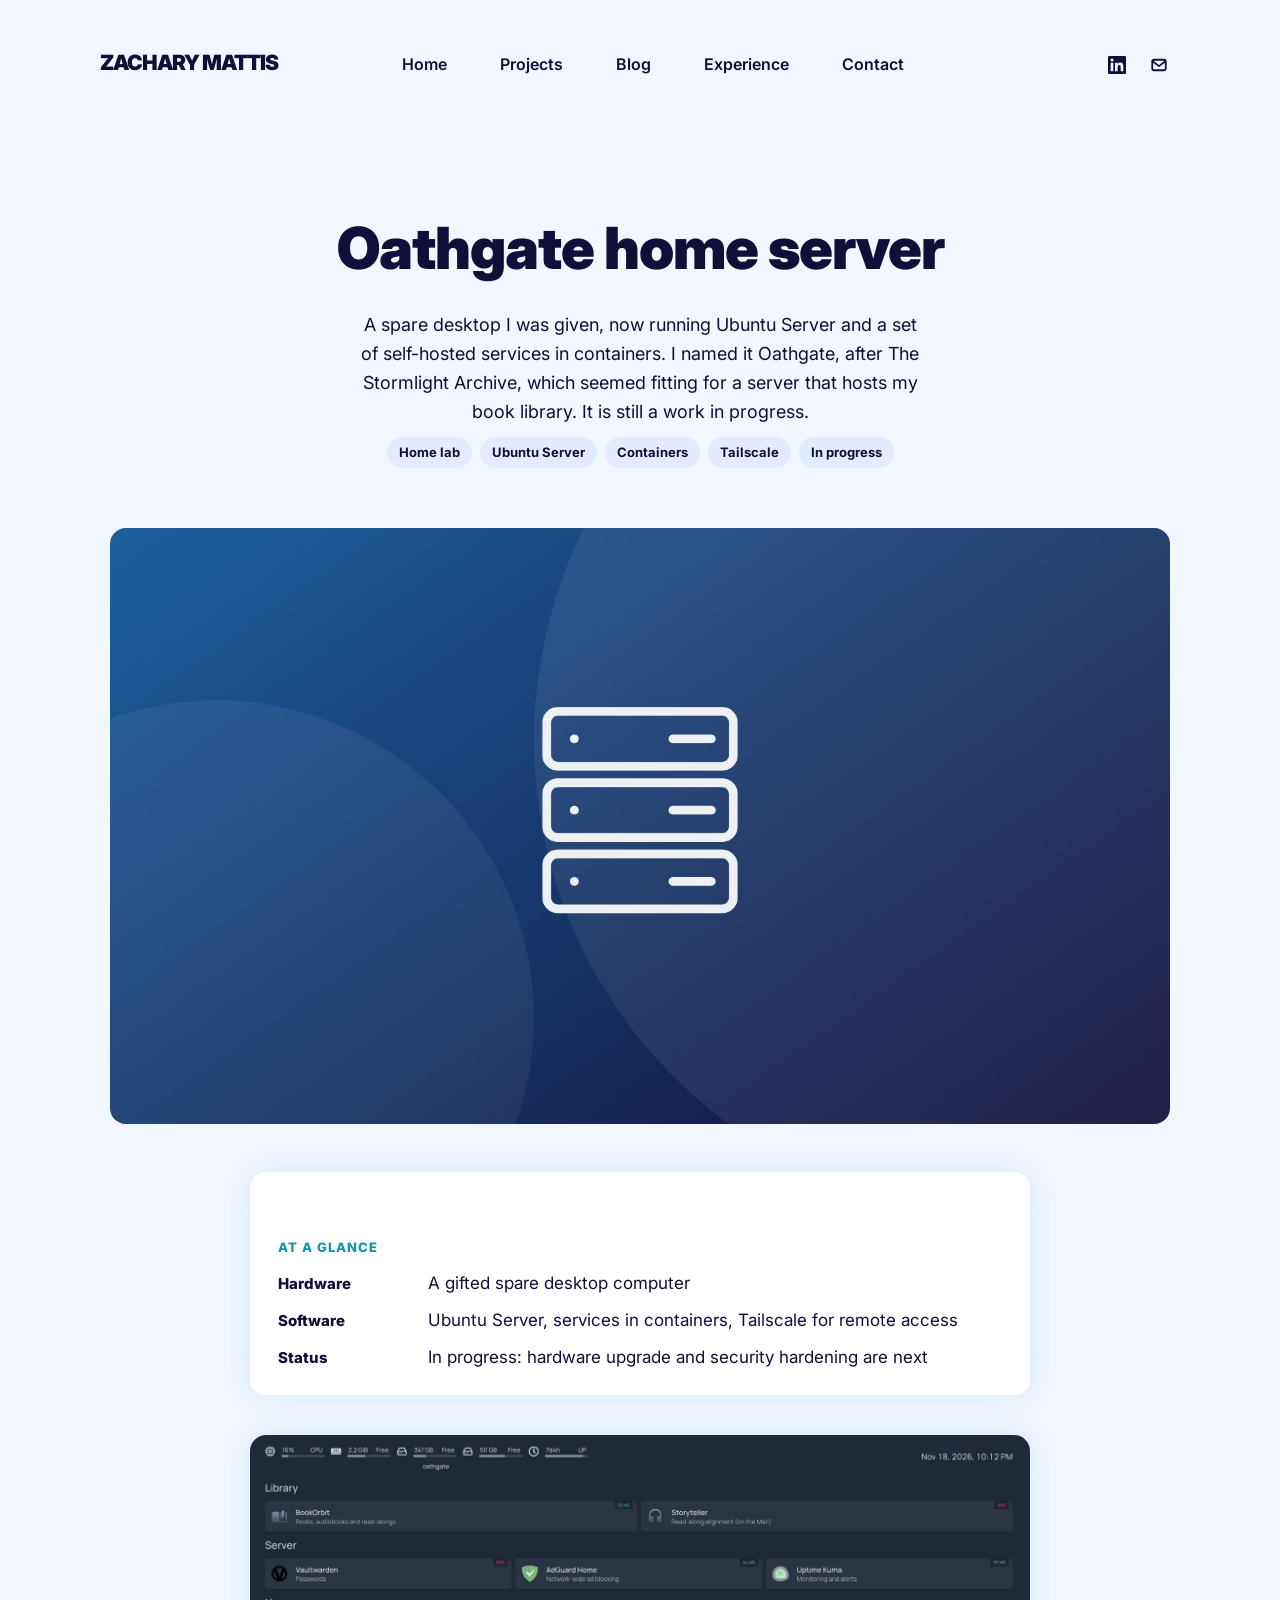
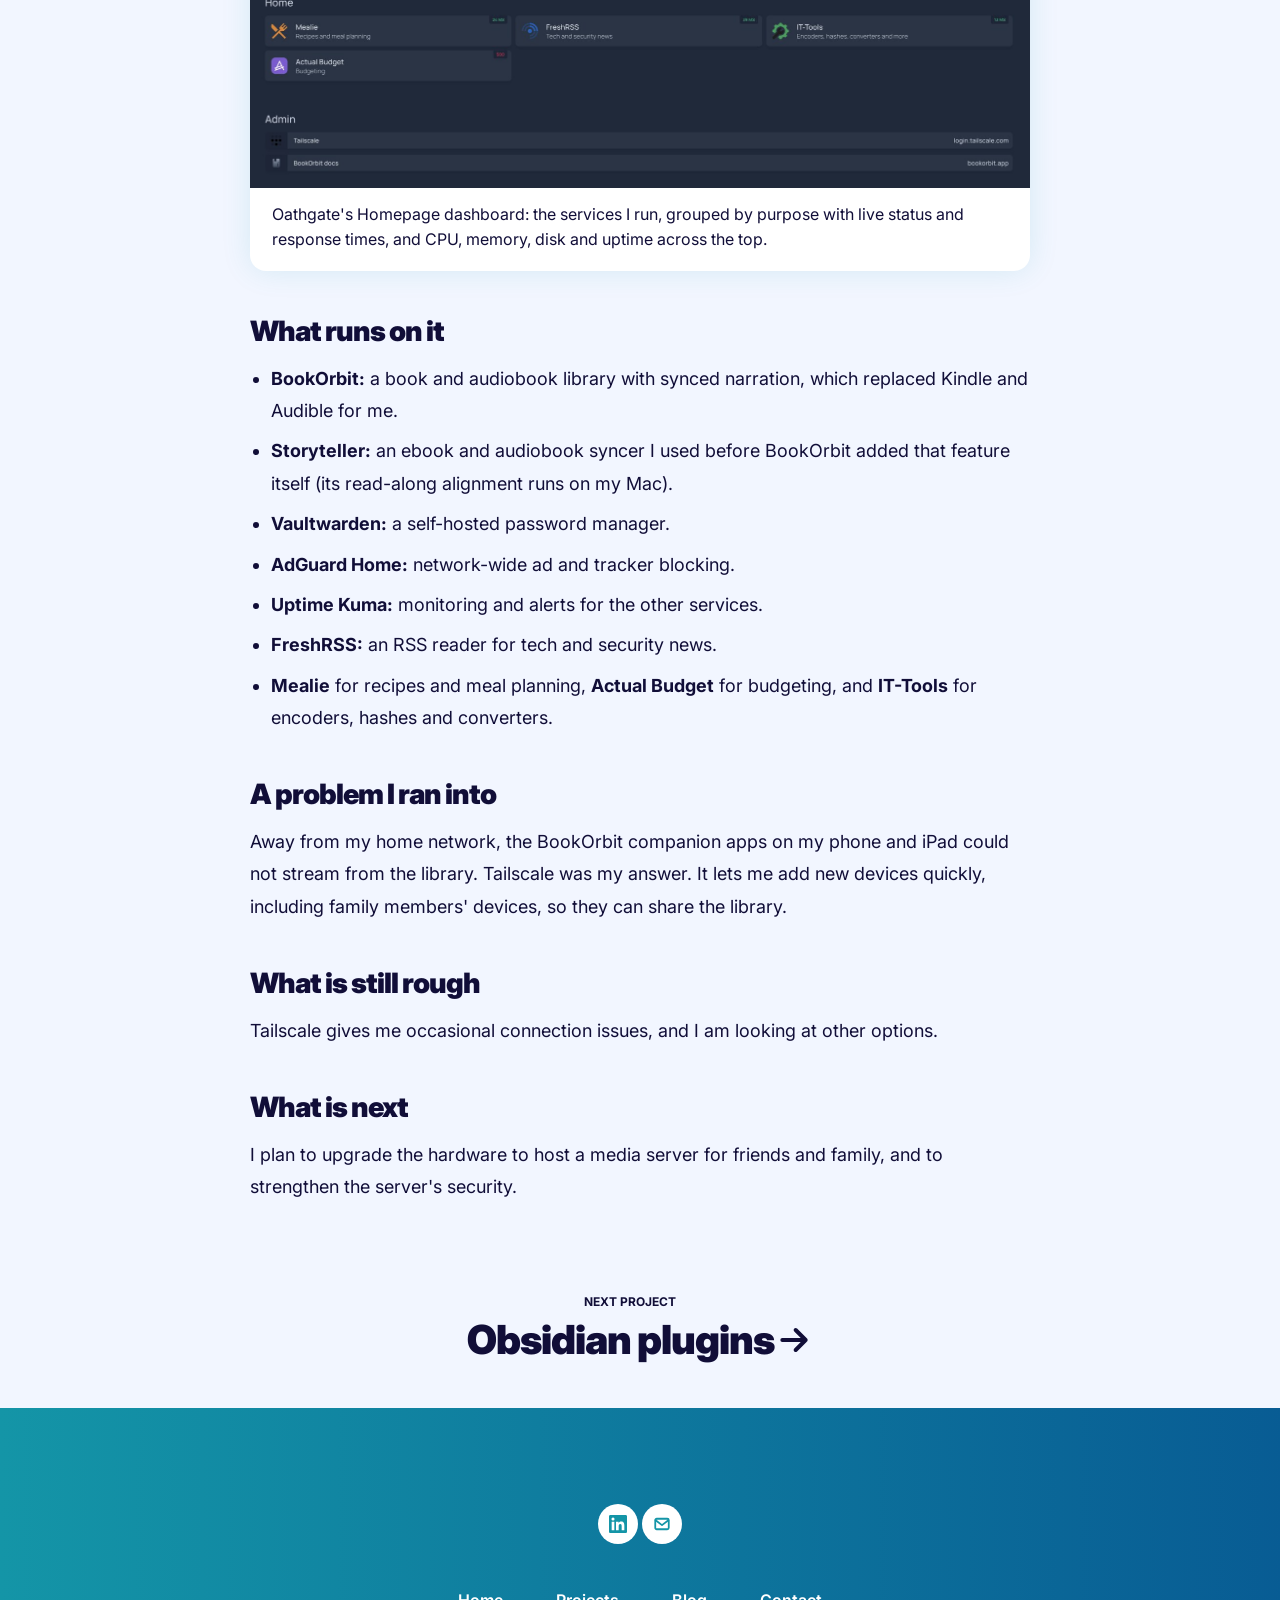
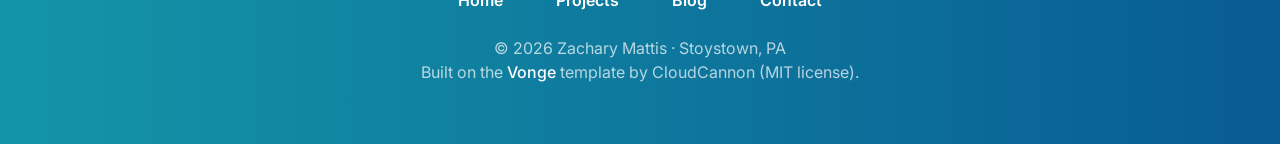
<file: projects/home-server.html>
<!DOCTYPE html>
<html lang="en">
<head>
  <meta charset="utf-8">
  <meta name="viewport" content="width=device-width, initial-scale=1">
  <title>Oathgate home server – Zachary Mattis</title>
  <meta name="description" content="A gifted spare desktop running self-hosted services in containers, with Tailscale for access away from home.">
  <link href="https://fonts.googleapis.com/css2?family=Inter:wght@400;500;600;700;900&display=swap" rel="stylesheet">
  <link rel="stylesheet" href="../assets/main.css">
</head>
<body>
<header class="c-header">
  <div class="container"><div class="row"><div class="c-header__inner">
    <div class="logo"><a class="logo__link" href="../index.html">Zachary Mattis</a></div>
    <nav class="main-nav">
      <div class="main-nav__box">
        <div class="nav__icon-close"><svg class="icon nav-icon-close" viewBox="0 0 24 24" fill="none" stroke="currentColor" stroke-width="2.4" stroke-linecap="round" stroke-linejoin="round" aria-hidden="true"><path d="M6 6l12 12M18 6L6 18"/></svg></div>
        <div class="nav__title">Menu</div>
        <ul class="nav__list list-reset">
          <li class="nav__item"><a href="../index.html" class="nav__link">Home</a></li>
          <li class="nav__item"><a href="../projects/index.html" class="nav__link">Projects</a></li>
          <li class="nav__item"><a href="../blog/index.html" class="nav__link">Blog</a></li>
          <li class="nav__item"><a href="../index.html#experience" class="nav__link">Experience</a></li>
          <li class="nav__item"><a href="../index.html#contact" class="nav__link">Contact</a></li>
        </ul>
      </div>
      <div class="social"><ul class="social__list list-reset">
        <li class="social__item"><a class="social__link" href="https://www.linkedin.com/in/zachary-mattis-pa/" target="_blank" rel="noopener" aria-label="LinkedIn"><svg class="icon" viewBox="0 0 24 24" fill="currentColor" aria-hidden="true"><path d="M20.447 20.452h-3.554v-5.569c0-1.328-.027-3.037-1.852-3.037-1.853 0-2.136 1.445-2.136 2.939v5.667H9.351V9h3.414v1.561h.046c.477-.9 1.637-1.85 3.37-1.85 3.601 0 4.267 2.37 4.267 5.455v6.286zM5.337 7.433a2.062 2.062 0 01-2.063-2.065 2.064 2.064 0 112.063 2.065zm1.782 13.019H3.555V9h3.564v11.452zM22.225 0H1.771C.792 0 0 .774 0 1.729v20.542C0 23.227.792 24 1.771 24h20.451C23.2 24 24 23.227 24 22.271V1.729C24 .774 23.2 0 22.222 0h.003z"/></svg></a></li>
        <li class="social__item"><a class="social__link" href="mailto:zacharymmattis@gmail.com" aria-label="Email"><svg class="icon" viewBox="0 0 24 24" fill="none" stroke="currentColor" stroke-width="2.4" stroke-linecap="round" stroke-linejoin="round" aria-hidden="true"><rect x="3" y="5" width="18" height="14" rx="2"/><path d="M3.5 7l8.5 6.5L20.5 7"/></svg></a></li>
      </ul></div>
    </nav>
    <div class="nav-button"><svg class="icon nav__icon-menu" viewBox="0 0 24 24" fill="none" stroke="currentColor" stroke-width="2.4" stroke-linecap="round" stroke-linejoin="round" aria-hidden="true"><path d="M4 6h16M4 12h16M4 18h16"/></svg></div>
  </div></div></div>
</header>

<div class="container">
  <div class="container"><div class="c-page-heading">
    <h1 class="c-page-heading__title">Oathgate home server</h1>
    <p class="c-page-heading__description">A spare desktop I was given, now running Ubuntu Server and a set of self-hosted services in containers. I named it Oathgate, after The Stormlight Archive, which seemed fitting for a server that hosts my book library. It is still a work in progress.</p>
    <div class="badge-row page-heading-tags"><span>Home lab</span><span>Ubuntu Server</span><span>Containers</span><span>Tailscale</span><span>In progress</span></div>
  </div></div>
  <div class="container"><div class="row"><div class="col col-12"><div class="c-page-image animate"><img loading="lazy" src="../images/home-server-wide.jpg" alt="Oathgate home server"></div></div></div></div>
  <div class="page animate">
    <div class="glance"><h2 class="glance__title">At a glance</h2><dl><dt>Hardware</dt><dd>A gifted spare desktop computer</dd><dt>Software</dt><dd>Ubuntu Server, services in containers, Tailscale for remote access</dd><dt>Status</dt><dd>In progress: hardware upgrade and security hardening are next</dd></dl></div>
    <div class="shots"><figure><img loading="lazy" src="../images/oath-dashboard.jpg" alt="Oathgate&#x27;s Homepage dashboard: the services I run, grouped by purpose with live status and response times, and CPU, memory, disk and uptime across the top."><figcaption>Oathgate&#x27;s Homepage dashboard: the services I run, grouped by purpose with live status and response times, and CPU, memory, disk and uptime across the top.</figcaption></figure></div>
    <h2>What runs on it</h2><ul><li><b>BookOrbit:</b> a book and audiobook library with synced narration, which replaced Kindle and Audible for me.</li><li><b>Storyteller:</b> an ebook and audiobook syncer I used before BookOrbit added that feature itself (its read-along alignment runs on my Mac).</li><li><b>Vaultwarden:</b> a self-hosted password manager.</li><li><b>AdGuard Home:</b> network-wide ad and tracker blocking.</li><li><b>Uptime Kuma:</b> monitoring and alerts for the other services.</li><li><b>FreshRSS:</b> an RSS reader for tech and security news.</li><li><b>Mealie</b> for recipes and meal planning, <b>Actual Budget</b> for budgeting, and <b>IT-Tools</b> for encoders, hashes and converters.</li></ul><h2>A problem I ran into</h2><p>Away from my home network, the BookOrbit companion apps on my phone and iPad could not stream from the library. Tailscale was my answer. It lets me add new devices quickly, including family members' devices, so they can share the library.</p><h2>What is still rough</h2><p>Tailscale gives me occasional connection issues, and I am looking at other options.</p><h2>What is next</h2><p>I plan to upgrade the hardware to host a media server for friends and family, and to strengthen the server's security.</p>
  </div>
  <div class="project__navigation animate">
    <a class="project__prev" href="obsidian-plugins.html">
      <div class="project__box">
        <span class="project__nav__info">Next project</span>
        <h2 class="project__nav__title">Obsidian plugins<svg class="icon" viewBox="0 0 24 24" fill="none" stroke="currentColor" stroke-width="2.4" stroke-linecap="round" stroke-linejoin="round" aria-hidden="true"><path d="M5 12h14M13 6l6 6-6 6"/></svg></h2>
      </div>
    </a>
  </div>
</div>
<div class="top" title="Top"><svg class="icon" viewBox="0 0 24 24" fill="none" stroke="currentColor" stroke-width="2.4" stroke-linecap="round" stroke-linejoin="round" aria-hidden="true"><path d="M12 19V5M5 12l7-7 7 7"/></svg></div>
<footer class="footer">
  <div class="container"><div class="row"><div class="col col-12">
    <div class="social"><ul class="social__list list-reset">
      <li class="social__item"><a class="social__link" href="https://www.linkedin.com/in/zachary-mattis-pa/" target="_blank" rel="noopener" aria-label="LinkedIn"><svg class="icon" viewBox="0 0 24 24" fill="currentColor" aria-hidden="true"><path d="M20.447 20.452h-3.554v-5.569c0-1.328-.027-3.037-1.852-3.037-1.853 0-2.136 1.445-2.136 2.939v5.667H9.351V9h3.414v1.561h.046c.477-.9 1.637-1.85 3.37-1.85 3.601 0 4.267 2.37 4.267 5.455v6.286zM5.337 7.433a2.062 2.062 0 01-2.063-2.065 2.064 2.064 0 112.063 2.065zm1.782 13.019H3.555V9h3.564v11.452zM22.225 0H1.771C.792 0 0 .774 0 1.729v20.542C0 23.227.792 24 1.771 24h20.451C23.2 24 24 23.227 24 22.271V1.729C24 .774 23.2 0 22.222 0h.003z"/></svg></a></li>
      <li class="social__item"><a class="social__link" href="mailto:zacharymmattis@gmail.com" aria-label="Email"><svg class="icon" viewBox="0 0 24 24" fill="none" stroke="currentColor" stroke-width="2.4" stroke-linecap="round" stroke-linejoin="round" aria-hidden="true"><rect x="3" y="5" width="18" height="14" rx="2"/><path d="M3.5 7l8.5 6.5L20.5 7"/></svg></a></li>
    </ul></div>
    <ul class="footer_nav list-reset">
      <li class="footer_nav__item"><a href="../index.html" class="footer_nav__link">Home</a></li>
      <li class="footer_nav__item"><a href="../projects/index.html" class="footer_nav__link">Projects</a></li>
      <li class="footer_nav__item"><a href="../blog/index.html" class="footer_nav__link">Blog</a></li>
      <li class="footer_nav__item"><a href="../index.html#contact" class="footer_nav__link">Contact</a></li>
    </ul>
    <div class="copyright">© 2026 Zachary Mattis · Stoystown, PA<br>Built on the <a href="https://cloudcannon.com/templates/vonge/">Vonge</a> template by CloudCannon (MIT license).</div>
  </div></div></div>
</footer>
<script src="../js/site.js"></script>
</body>
</html>
</file>
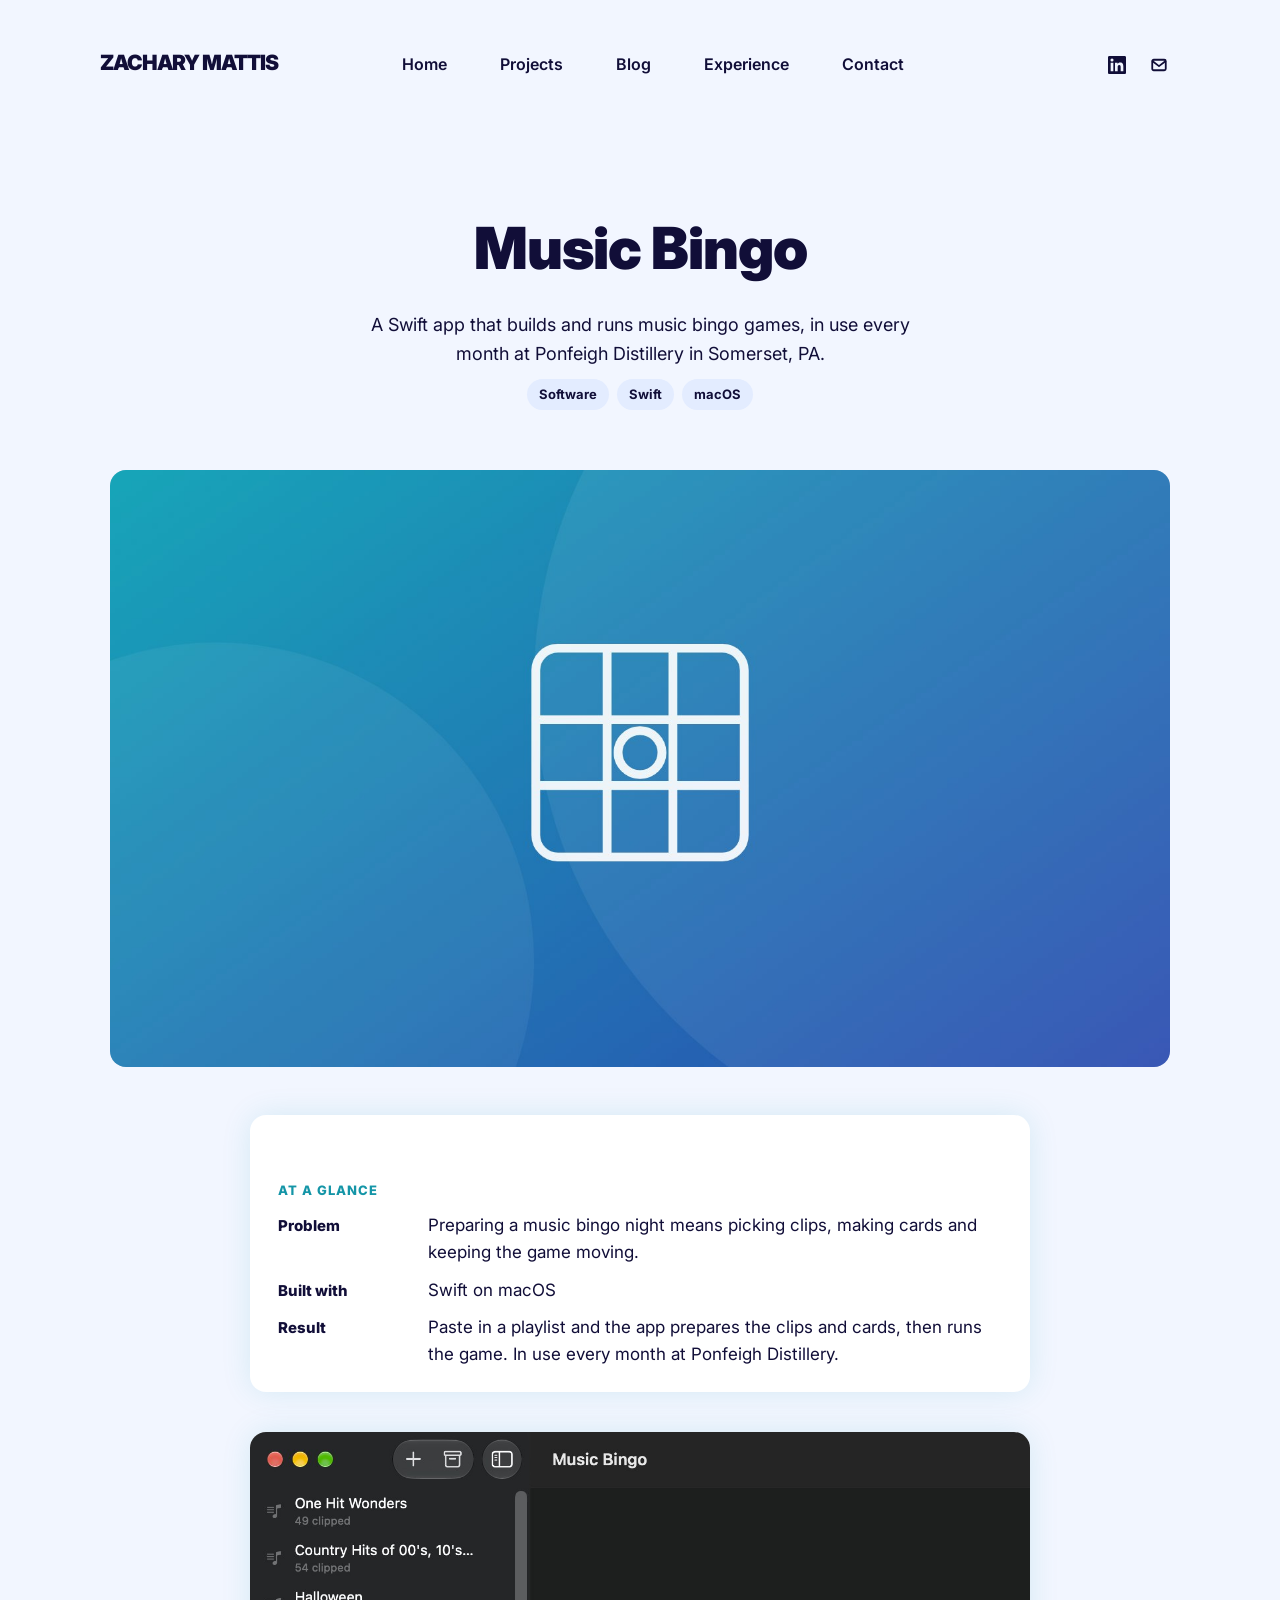
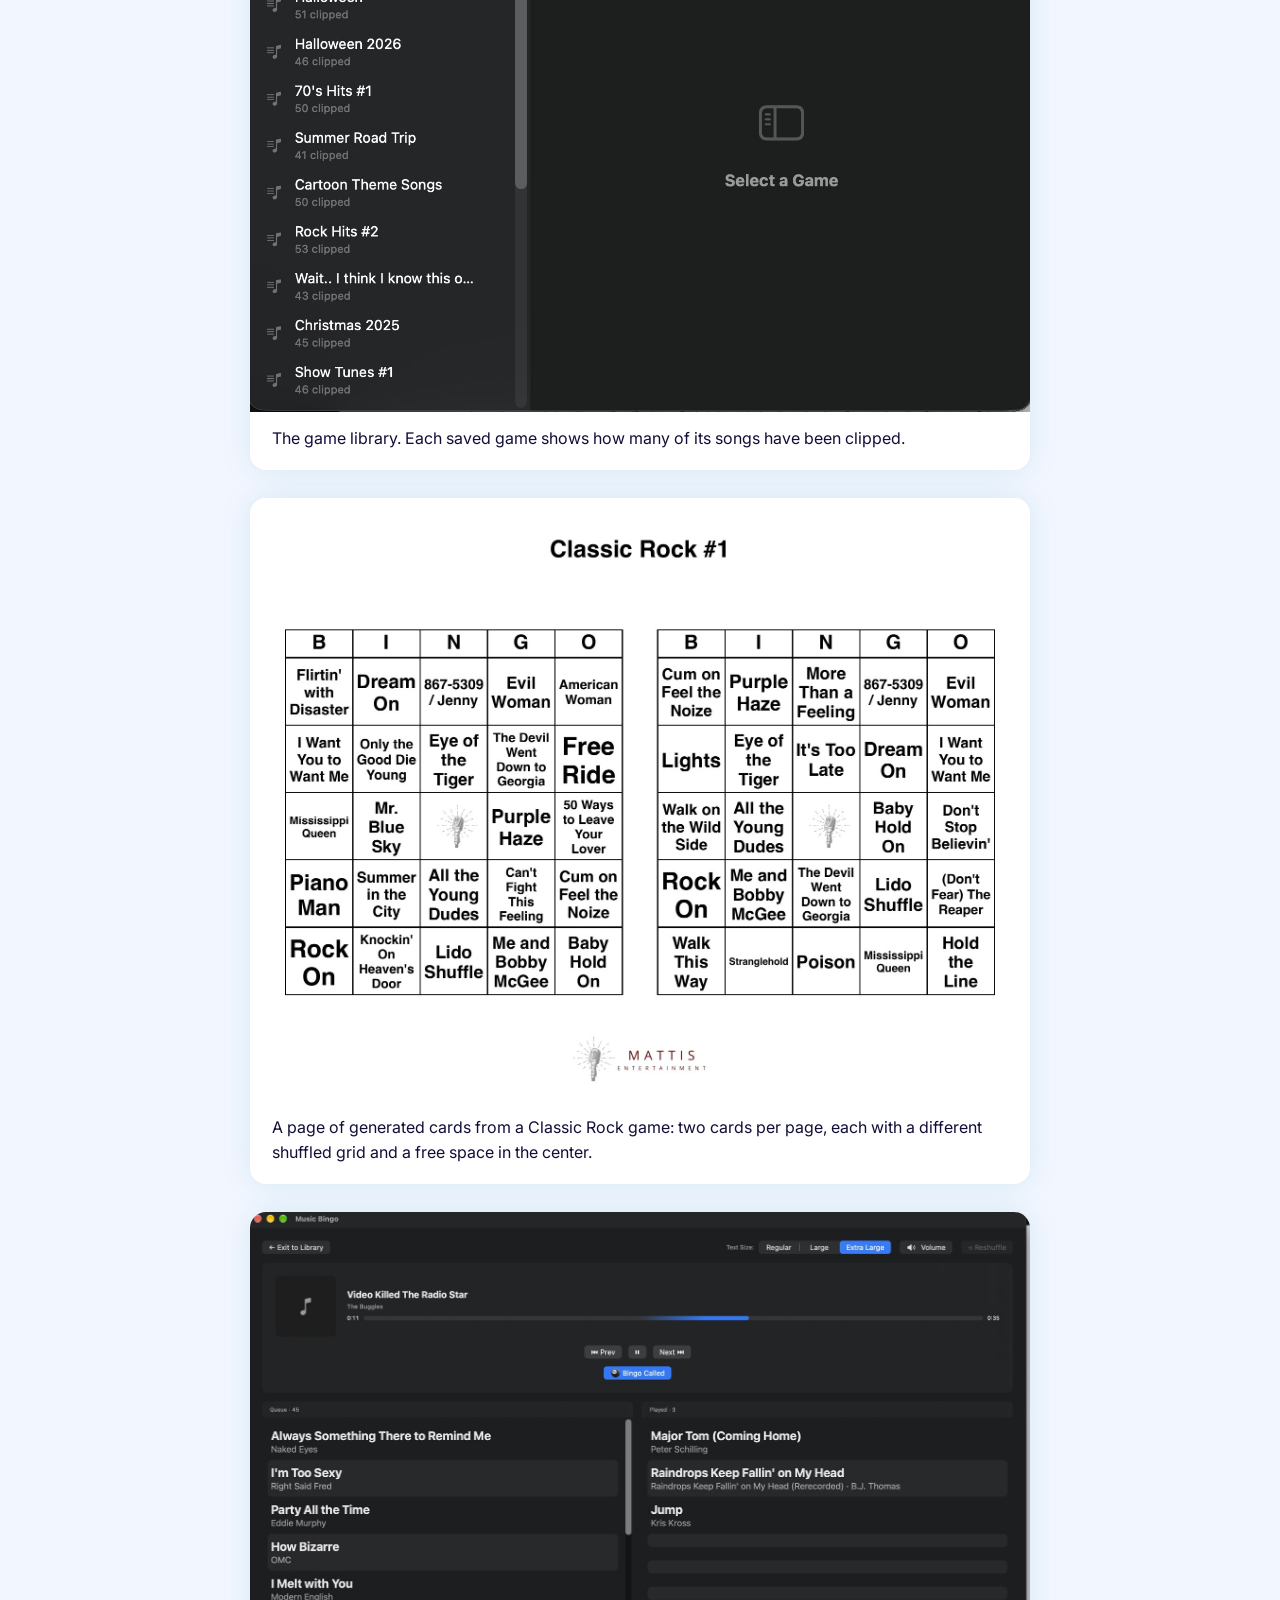
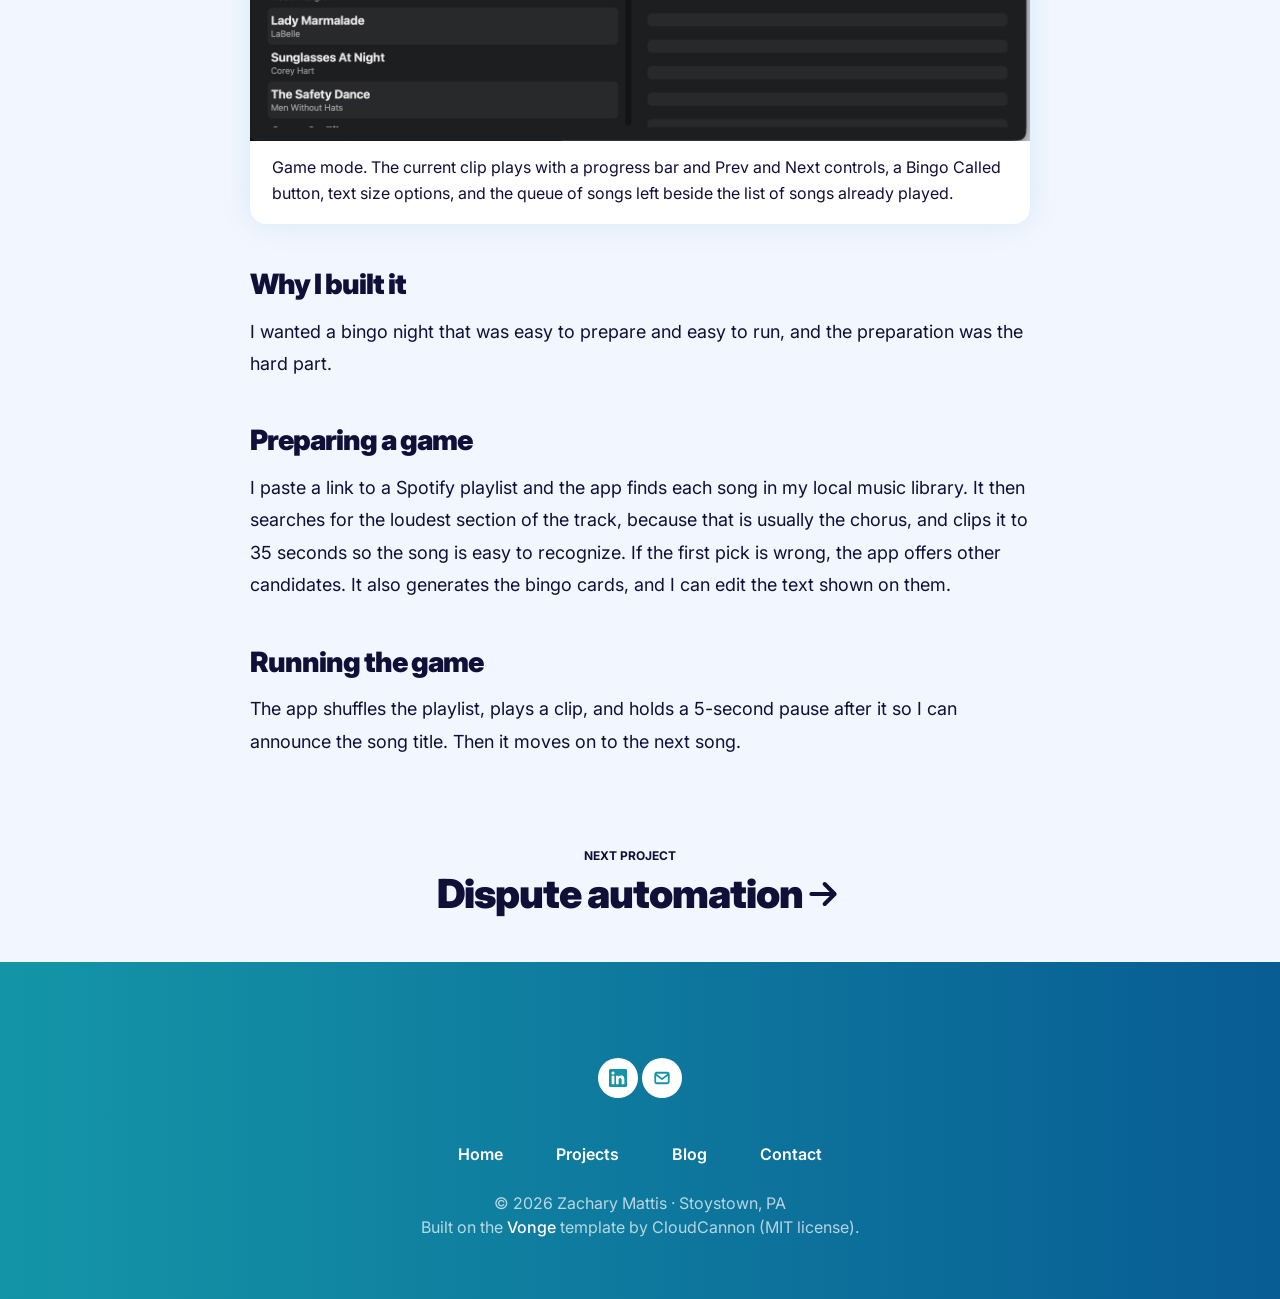
<file: projects/music-bingo.html>
<!DOCTYPE html>
<html lang="en">
<head>
  <meta charset="utf-8">
  <meta name="viewport" content="width=device-width, initial-scale=1">
  <title>Music Bingo – Zachary Mattis</title>
  <meta name="description" content="A Mac app that turns a Spotify playlist into chorus clips and bingo cards, then runs the game.">
  <link href="https://fonts.googleapis.com/css2?family=Inter:wght@400;500;600;700;900&display=swap" rel="stylesheet">
  <link rel="stylesheet" href="../assets/main.css">
</head>
<body>
<header class="c-header">
  <div class="container"><div class="row"><div class="c-header__inner">
    <div class="logo"><a class="logo__link" href="../index.html">Zachary Mattis</a></div>
    <nav class="main-nav">
      <div class="main-nav__box">
        <div class="nav__icon-close"><svg class="icon nav-icon-close" viewBox="0 0 24 24" fill="none" stroke="currentColor" stroke-width="2.4" stroke-linecap="round" stroke-linejoin="round" aria-hidden="true"><path d="M6 6l12 12M18 6L6 18"/></svg></div>
        <div class="nav__title">Menu</div>
        <ul class="nav__list list-reset">
          <li class="nav__item"><a href="../index.html" class="nav__link">Home</a></li>
          <li class="nav__item"><a href="../projects/index.html" class="nav__link">Projects</a></li>
          <li class="nav__item"><a href="../blog/index.html" class="nav__link">Blog</a></li>
          <li class="nav__item"><a href="../index.html#experience" class="nav__link">Experience</a></li>
          <li class="nav__item"><a href="../index.html#contact" class="nav__link">Contact</a></li>
        </ul>
      </div>
      <div class="social"><ul class="social__list list-reset">
        <li class="social__item"><a class="social__link" href="https://www.linkedin.com/in/zachary-mattis-pa/" target="_blank" rel="noopener" aria-label="LinkedIn"><svg class="icon" viewBox="0 0 24 24" fill="currentColor" aria-hidden="true"><path d="M20.447 20.452h-3.554v-5.569c0-1.328-.027-3.037-1.852-3.037-1.853 0-2.136 1.445-2.136 2.939v5.667H9.351V9h3.414v1.561h.046c.477-.9 1.637-1.85 3.37-1.85 3.601 0 4.267 2.37 4.267 5.455v6.286zM5.337 7.433a2.062 2.062 0 01-2.063-2.065 2.064 2.064 0 112.063 2.065zm1.782 13.019H3.555V9h3.564v11.452zM22.225 0H1.771C.792 0 0 .774 0 1.729v20.542C0 23.227.792 24 1.771 24h20.451C23.2 24 24 23.227 24 22.271V1.729C24 .774 23.2 0 22.222 0h.003z"/></svg></a></li>
        <li class="social__item"><a class="social__link" href="mailto:zacharymmattis@gmail.com" aria-label="Email"><svg class="icon" viewBox="0 0 24 24" fill="none" stroke="currentColor" stroke-width="2.4" stroke-linecap="round" stroke-linejoin="round" aria-hidden="true"><rect x="3" y="5" width="18" height="14" rx="2"/><path d="M3.5 7l8.5 6.5L20.5 7"/></svg></a></li>
      </ul></div>
    </nav>
    <div class="nav-button"><svg class="icon nav__icon-menu" viewBox="0 0 24 24" fill="none" stroke="currentColor" stroke-width="2.4" stroke-linecap="round" stroke-linejoin="round" aria-hidden="true"><path d="M4 6h16M4 12h16M4 18h16"/></svg></div>
  </div></div></div>
</header>

<div class="container">
  <div class="container"><div class="c-page-heading">
    <h1 class="c-page-heading__title">Music Bingo</h1>
    <p class="c-page-heading__description">A Swift app that builds and runs music bingo games, in use every month at Ponfeigh Distillery in Somerset, PA.</p>
    <div class="badge-row page-heading-tags"><span>Software</span><span>Swift</span><span>macOS</span></div>
  </div></div>
  <div class="container"><div class="row"><div class="col col-12"><div class="c-page-image animate"><img loading="lazy" src="../images/music-bingo-wide.jpg" alt="Music Bingo"></div></div></div></div>
  <div class="page animate">
    <div class="glance"><h2 class="glance__title">At a glance</h2><dl><dt>Problem</dt><dd>Preparing a music bingo night means picking clips, making cards and keeping the game moving.</dd><dt>Built with</dt><dd>Swift on macOS</dd><dt>Result</dt><dd>Paste in a playlist and the app prepares the clips and cards, then runs the game. In use every month at Ponfeigh Distillery.</dd></dl></div>
    <div class="shots"><figure><img loading="lazy" src="../images/mb-library.jpg" alt="The game library. Each saved game shows how many of its songs have been clipped."><figcaption>The game library. Each saved game shows how many of its songs have been clipped.</figcaption></figure><figure><img loading="lazy" src="../images/mb-cards.jpg" alt="A page of generated cards from a Classic Rock game: two cards per page, each with a different shuffled grid and a free space in the center."><figcaption>A page of generated cards from a Classic Rock game: two cards per page, each with a different shuffled grid and a free space in the center.</figcaption></figure><figure><img loading="lazy" src="../images/mb-play.jpg" alt="Game mode. The current clip plays with a progress bar and Prev and Next controls, a Bingo Called button, text size options, and the queue of songs left beside the list of songs already played."><figcaption>Game mode. The current clip plays with a progress bar and Prev and Next controls, a Bingo Called button, text size options, and the queue of songs left beside the list of songs already played.</figcaption></figure></div>
    <h2>Why I built it</h2><p>I wanted a bingo night that was easy to prepare and easy to run, and the preparation was the hard part.</p><h2>Preparing a game</h2><p>I paste a link to a Spotify playlist and the app finds each song in my local music library. It then searches for the loudest section of the track, because that is usually the chorus, and clips it to 35 seconds so the song is easy to recognize. If the first pick is wrong, the app offers other candidates. It also generates the bingo cards, and I can edit the text shown on them.</p><h2>Running the game</h2><p>The app shuffles the playlist, plays a clip, and holds a 5-second pause after it so I can announce the song title. Then it moves on to the next song.</p>
  </div>
  <div class="project__navigation animate">
    <a class="project__prev" href="dispute-automation.html">
      <div class="project__box">
        <span class="project__nav__info">Next project</span>
        <h2 class="project__nav__title">Dispute automation<svg class="icon" viewBox="0 0 24 24" fill="none" stroke="currentColor" stroke-width="2.4" stroke-linecap="round" stroke-linejoin="round" aria-hidden="true"><path d="M5 12h14M13 6l6 6-6 6"/></svg></h2>
      </div>
    </a>
  </div>
</div>
<div class="top" title="Top"><svg class="icon" viewBox="0 0 24 24" fill="none" stroke="currentColor" stroke-width="2.4" stroke-linecap="round" stroke-linejoin="round" aria-hidden="true"><path d="M12 19V5M5 12l7-7 7 7"/></svg></div>
<footer class="footer">
  <div class="container"><div class="row"><div class="col col-12">
    <div class="social"><ul class="social__list list-reset">
      <li class="social__item"><a class="social__link" href="https://www.linkedin.com/in/zachary-mattis-pa/" target="_blank" rel="noopener" aria-label="LinkedIn"><svg class="icon" viewBox="0 0 24 24" fill="currentColor" aria-hidden="true"><path d="M20.447 20.452h-3.554v-5.569c0-1.328-.027-3.037-1.852-3.037-1.853 0-2.136 1.445-2.136 2.939v5.667H9.351V9h3.414v1.561h.046c.477-.9 1.637-1.85 3.37-1.85 3.601 0 4.267 2.37 4.267 5.455v6.286zM5.337 7.433a2.062 2.062 0 01-2.063-2.065 2.064 2.064 0 112.063 2.065zm1.782 13.019H3.555V9h3.564v11.452zM22.225 0H1.771C.792 0 0 .774 0 1.729v20.542C0 23.227.792 24 1.771 24h20.451C23.2 24 24 23.227 24 22.271V1.729C24 .774 23.2 0 22.222 0h.003z"/></svg></a></li>
      <li class="social__item"><a class="social__link" href="mailto:zacharymmattis@gmail.com" aria-label="Email"><svg class="icon" viewBox="0 0 24 24" fill="none" stroke="currentColor" stroke-width="2.4" stroke-linecap="round" stroke-linejoin="round" aria-hidden="true"><rect x="3" y="5" width="18" height="14" rx="2"/><path d="M3.5 7l8.5 6.5L20.5 7"/></svg></a></li>
    </ul></div>
    <ul class="footer_nav list-reset">
      <li class="footer_nav__item"><a href="../index.html" class="footer_nav__link">Home</a></li>
      <li class="footer_nav__item"><a href="../projects/index.html" class="footer_nav__link">Projects</a></li>
      <li class="footer_nav__item"><a href="../blog/index.html" class="footer_nav__link">Blog</a></li>
      <li class="footer_nav__item"><a href="../index.html#contact" class="footer_nav__link">Contact</a></li>
    </ul>
    <div class="copyright">© 2026 Zachary Mattis · Stoystown, PA<br>Built on the <a href="https://cloudcannon.com/templates/vonge/">Vonge</a> template by CloudCannon (MIT license).</div>
  </div></div></div>
</footer>
<script src="../js/site.js"></script>
</body>
</html>
</file>
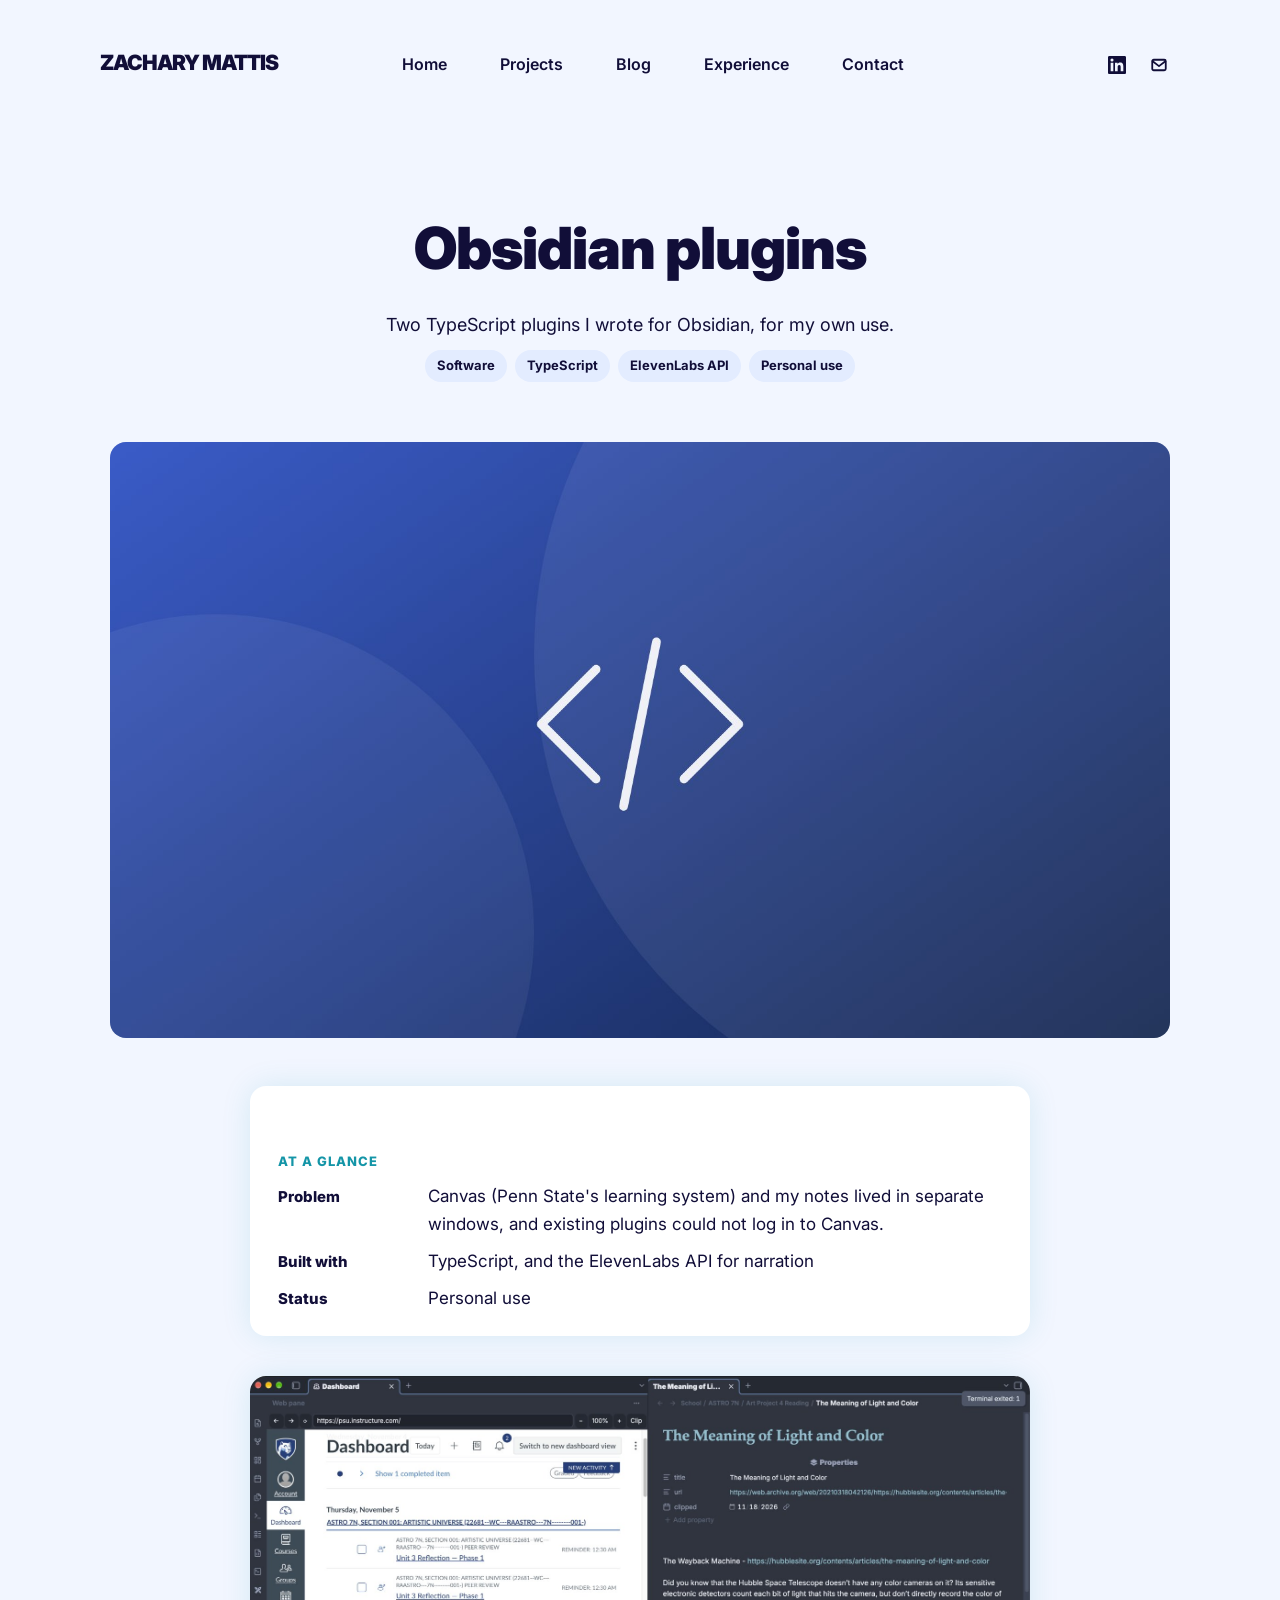
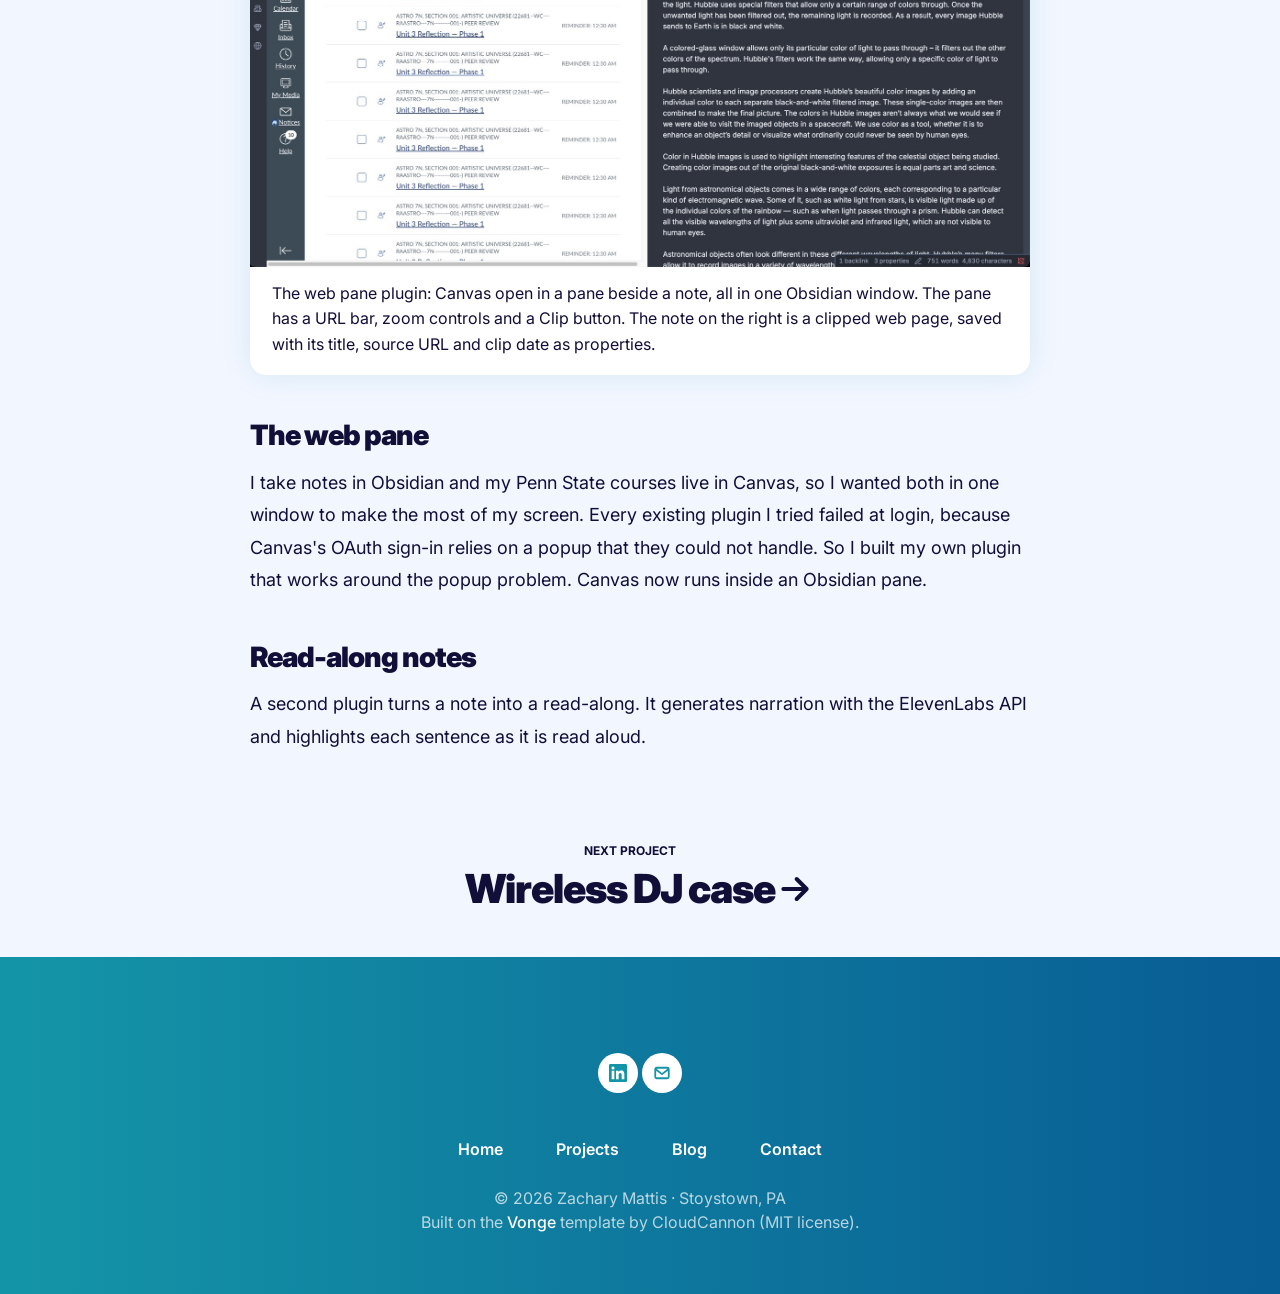
<file: projects/obsidian-plugins.html>
<!DOCTYPE html>
<html lang="en">
<head>
  <meta charset="utf-8">
  <meta name="viewport" content="width=device-width, initial-scale=1">
  <title>Obsidian plugins – Zachary Mattis</title>
  <meta name="description" content="Two Obsidian plugins: Canvas inside a note pane, and read-along notes with synced sentence highlighting.">
  <link href="https://fonts.googleapis.com/css2?family=Inter:wght@400;500;600;700;900&display=swap" rel="stylesheet">
  <link rel="stylesheet" href="../assets/main.css">
</head>
<body>
<header class="c-header">
  <div class="container"><div class="row"><div class="c-header__inner">
    <div class="logo"><a class="logo__link" href="../index.html">Zachary Mattis</a></div>
    <nav class="main-nav">
      <div class="main-nav__box">
        <div class="nav__icon-close"><svg class="icon nav-icon-close" viewBox="0 0 24 24" fill="none" stroke="currentColor" stroke-width="2.4" stroke-linecap="round" stroke-linejoin="round" aria-hidden="true"><path d="M6 6l12 12M18 6L6 18"/></svg></div>
        <div class="nav__title">Menu</div>
        <ul class="nav__list list-reset">
          <li class="nav__item"><a href="../index.html" class="nav__link">Home</a></li>
          <li class="nav__item"><a href="../projects/index.html" class="nav__link">Projects</a></li>
          <li class="nav__item"><a href="../blog/index.html" class="nav__link">Blog</a></li>
          <li class="nav__item"><a href="../index.html#experience" class="nav__link">Experience</a></li>
          <li class="nav__item"><a href="../index.html#contact" class="nav__link">Contact</a></li>
        </ul>
      </div>
      <div class="social"><ul class="social__list list-reset">
        <li class="social__item"><a class="social__link" href="https://www.linkedin.com/in/zachary-mattis-pa/" target="_blank" rel="noopener" aria-label="LinkedIn"><svg class="icon" viewBox="0 0 24 24" fill="currentColor" aria-hidden="true"><path d="M20.447 20.452h-3.554v-5.569c0-1.328-.027-3.037-1.852-3.037-1.853 0-2.136 1.445-2.136 2.939v5.667H9.351V9h3.414v1.561h.046c.477-.9 1.637-1.85 3.37-1.85 3.601 0 4.267 2.37 4.267 5.455v6.286zM5.337 7.433a2.062 2.062 0 01-2.063-2.065 2.064 2.064 0 112.063 2.065zm1.782 13.019H3.555V9h3.564v11.452zM22.225 0H1.771C.792 0 0 .774 0 1.729v20.542C0 23.227.792 24 1.771 24h20.451C23.2 24 24 23.227 24 22.271V1.729C24 .774 23.2 0 22.222 0h.003z"/></svg></a></li>
        <li class="social__item"><a class="social__link" href="mailto:zacharymmattis@gmail.com" aria-label="Email"><svg class="icon" viewBox="0 0 24 24" fill="none" stroke="currentColor" stroke-width="2.4" stroke-linecap="round" stroke-linejoin="round" aria-hidden="true"><rect x="3" y="5" width="18" height="14" rx="2"/><path d="M3.5 7l8.5 6.5L20.5 7"/></svg></a></li>
      </ul></div>
    </nav>
    <div class="nav-button"><svg class="icon nav__icon-menu" viewBox="0 0 24 24" fill="none" stroke="currentColor" stroke-width="2.4" stroke-linecap="round" stroke-linejoin="round" aria-hidden="true"><path d="M4 6h16M4 12h16M4 18h16"/></svg></div>
  </div></div></div>
</header>

<div class="container">
  <div class="container"><div class="c-page-heading">
    <h1 class="c-page-heading__title">Obsidian plugins</h1>
    <p class="c-page-heading__description">Two TypeScript plugins I wrote for Obsidian, for my own use.</p>
    <div class="badge-row page-heading-tags"><span>Software</span><span>TypeScript</span><span>ElevenLabs API</span><span>Personal use</span></div>
  </div></div>
  <div class="container"><div class="row"><div class="col col-12"><div class="c-page-image animate"><img loading="lazy" src="../images/obsidian-plugins-wide.jpg" alt="Obsidian plugins"></div></div></div></div>
  <div class="page animate">
    <div class="glance"><h2 class="glance__title">At a glance</h2><dl><dt>Problem</dt><dd>Canvas (Penn State&#x27;s learning system) and my notes lived in separate windows, and existing plugins could not log in to Canvas.</dd><dt>Built with</dt><dd>TypeScript, and the ElevenLabs API for narration</dd><dt>Status</dt><dd>Personal use</dd></dl></div>
    <div class="shots"><figure><img loading="lazy" src="../images/obs-webpane.jpg" alt="The web pane plugin: Canvas open in a pane beside a note, all in one Obsidian window. The pane has a URL bar, zoom controls and a Clip button. The note on the right is a clipped web page, saved with its title, source URL and clip date as properties."><figcaption>The web pane plugin: Canvas open in a pane beside a note, all in one Obsidian window. The pane has a URL bar, zoom controls and a Clip button. The note on the right is a clipped web page, saved with its title, source URL and clip date as properties.</figcaption></figure></div>
    <h2>The web pane</h2><p>I take notes in Obsidian and my Penn State courses live in Canvas, so I wanted both in one window to make the most of my screen. Every existing plugin I tried failed at login, because Canvas's OAuth sign-in relies on a popup that they could not handle. So I built my own plugin that works around the popup problem. Canvas now runs inside an Obsidian pane.</p><h2>Read-along notes</h2><p>A second plugin turns a note into a read-along. It generates narration with the ElevenLabs API and highlights each sentence as it is read aloud.</p>
  </div>
  <div class="project__navigation animate">
    <a class="project__prev" href="wireless-dj-case.html">
      <div class="project__box">
        <span class="project__nav__info">Next project</span>
        <h2 class="project__nav__title">Wireless DJ case<svg class="icon" viewBox="0 0 24 24" fill="none" stroke="currentColor" stroke-width="2.4" stroke-linecap="round" stroke-linejoin="round" aria-hidden="true"><path d="M5 12h14M13 6l6 6-6 6"/></svg></h2>
      </div>
    </a>
  </div>
</div>
<div class="top" title="Top"><svg class="icon" viewBox="0 0 24 24" fill="none" stroke="currentColor" stroke-width="2.4" stroke-linecap="round" stroke-linejoin="round" aria-hidden="true"><path d="M12 19V5M5 12l7-7 7 7"/></svg></div>
<footer class="footer">
  <div class="container"><div class="row"><div class="col col-12">
    <div class="social"><ul class="social__list list-reset">
      <li class="social__item"><a class="social__link" href="https://www.linkedin.com/in/zachary-mattis-pa/" target="_blank" rel="noopener" aria-label="LinkedIn"><svg class="icon" viewBox="0 0 24 24" fill="currentColor" aria-hidden="true"><path d="M20.447 20.452h-3.554v-5.569c0-1.328-.027-3.037-1.852-3.037-1.853 0-2.136 1.445-2.136 2.939v5.667H9.351V9h3.414v1.561h.046c.477-.9 1.637-1.85 3.37-1.85 3.601 0 4.267 2.37 4.267 5.455v6.286zM5.337 7.433a2.062 2.062 0 01-2.063-2.065 2.064 2.064 0 112.063 2.065zm1.782 13.019H3.555V9h3.564v11.452zM22.225 0H1.771C.792 0 0 .774 0 1.729v20.542C0 23.227.792 24 1.771 24h20.451C23.2 24 24 23.227 24 22.271V1.729C24 .774 23.2 0 22.222 0h.003z"/></svg></a></li>
      <li class="social__item"><a class="social__link" href="mailto:zacharymmattis@gmail.com" aria-label="Email"><svg class="icon" viewBox="0 0 24 24" fill="none" stroke="currentColor" stroke-width="2.4" stroke-linecap="round" stroke-linejoin="round" aria-hidden="true"><rect x="3" y="5" width="18" height="14" rx="2"/><path d="M3.5 7l8.5 6.5L20.5 7"/></svg></a></li>
    </ul></div>
    <ul class="footer_nav list-reset">
      <li class="footer_nav__item"><a href="../index.html" class="footer_nav__link">Home</a></li>
      <li class="footer_nav__item"><a href="../projects/index.html" class="footer_nav__link">Projects</a></li>
      <li class="footer_nav__item"><a href="../blog/index.html" class="footer_nav__link">Blog</a></li>
      <li class="footer_nav__item"><a href="../index.html#contact" class="footer_nav__link">Contact</a></li>
    </ul>
    <div class="copyright">© 2026 Zachary Mattis · Stoystown, PA<br>Built on the <a href="https://cloudcannon.com/templates/vonge/">Vonge</a> template by CloudCannon (MIT license).</div>
  </div></div></div>
</footer>
<script src="../js/site.js"></script>
</body>
</html>
</file>
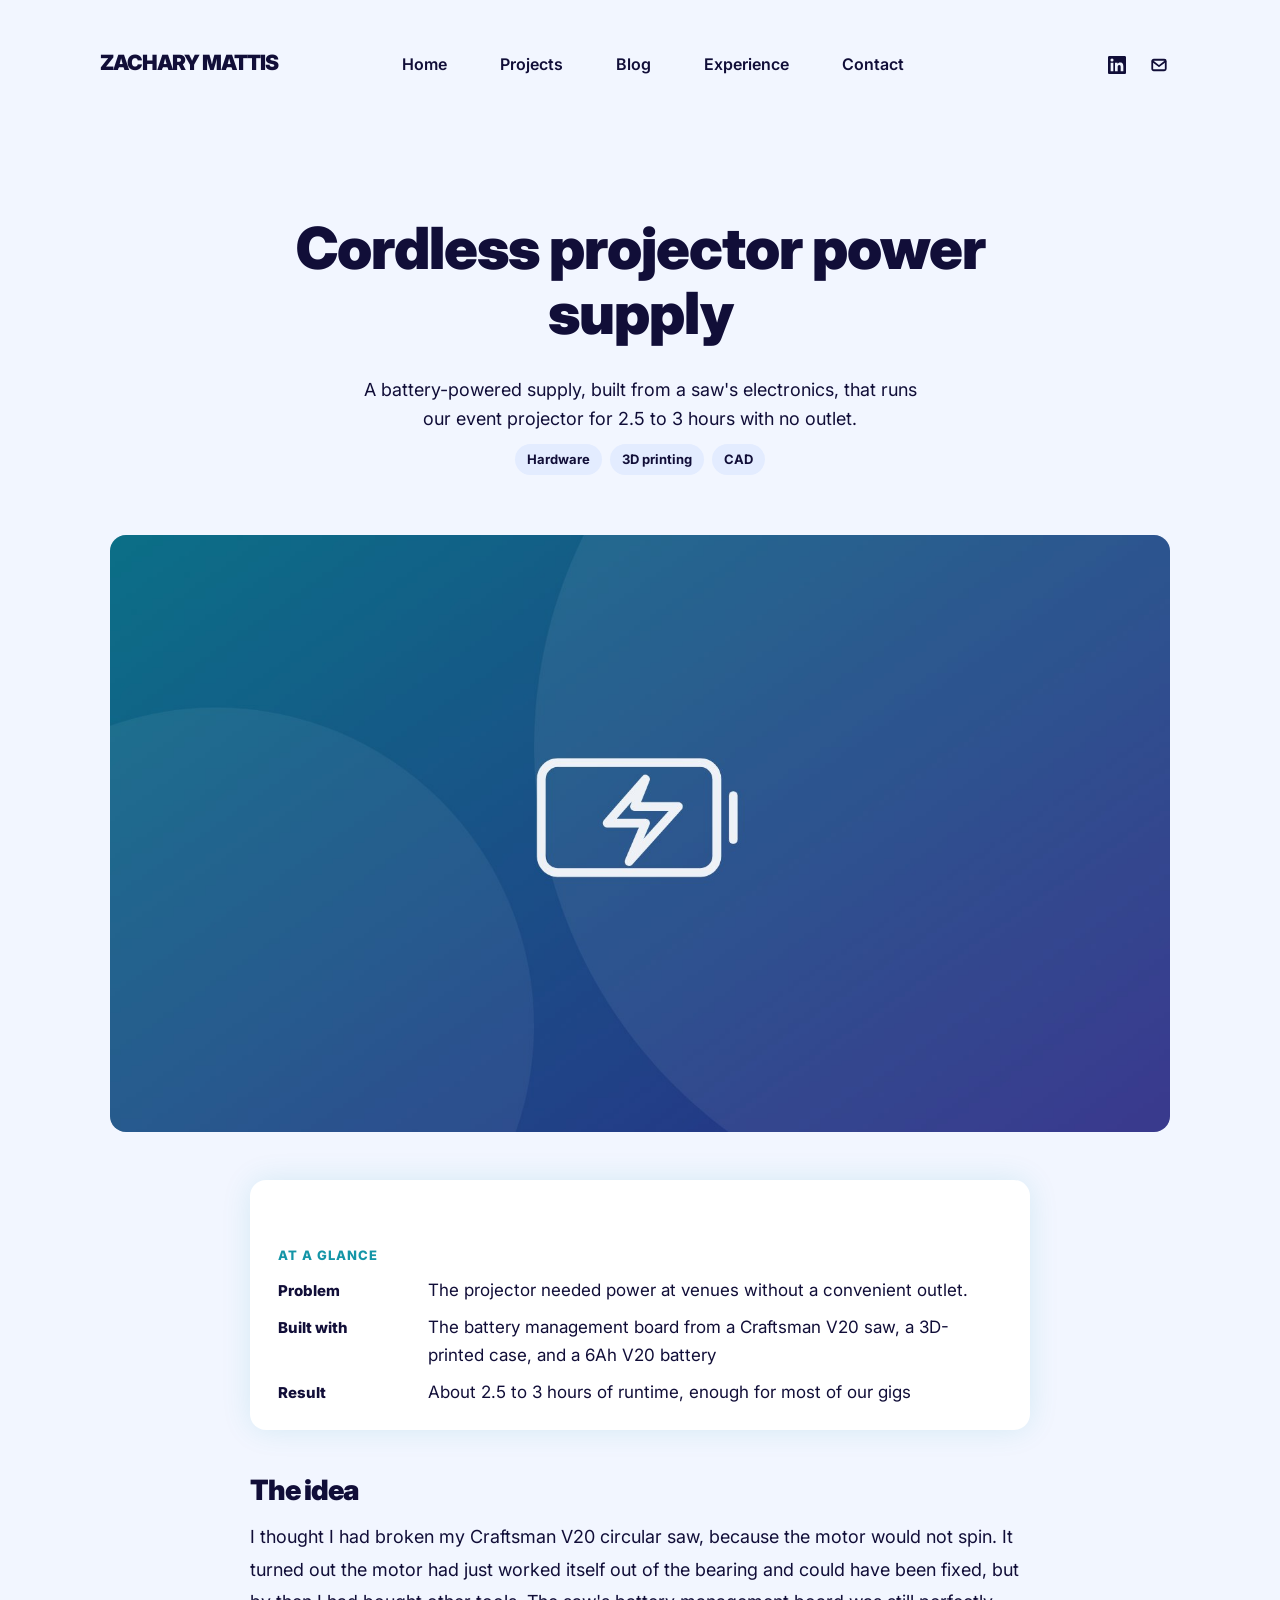
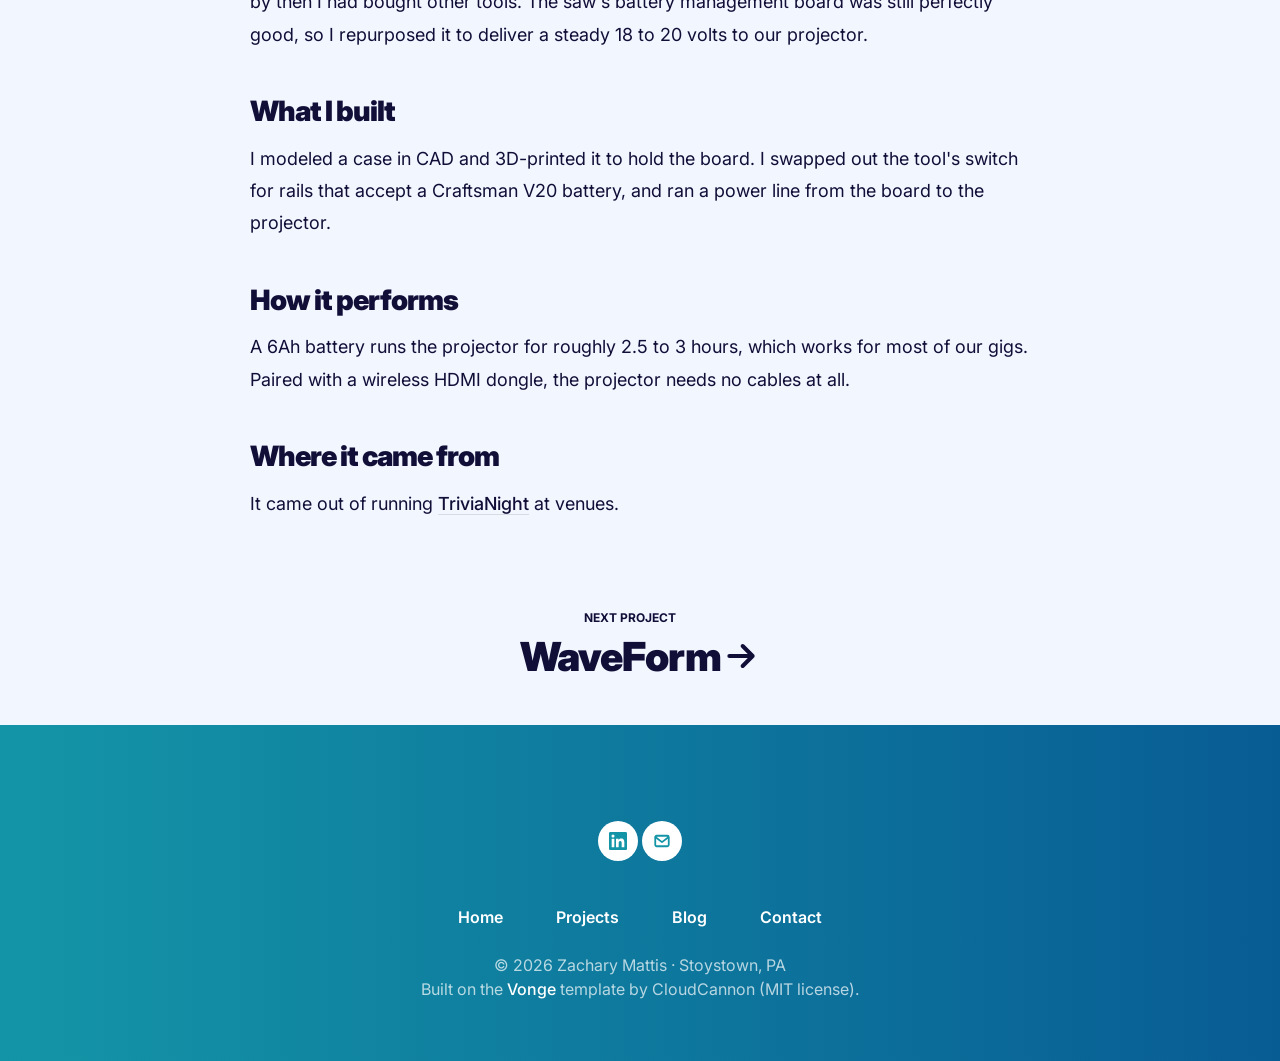
<file: projects/projector-power-supply.html>
<!DOCTYPE html>
<html lang="en">
<head>
  <meta charset="utf-8">
  <meta name="viewport" content="width=device-width, initial-scale=1">
  <title>Cordless projector power supply – Zachary Mattis</title>
  <meta name="description" content="A repurposed power tool battery board that runs the event projector for 2.5–3 hours with no outlet.">
  <link href="https://fonts.googleapis.com/css2?family=Inter:wght@400;500;600;700;900&display=swap" rel="stylesheet">
  <link rel="stylesheet" href="../assets/main.css">
</head>
<body>
<header class="c-header">
  <div class="container"><div class="row"><div class="c-header__inner">
    <div class="logo"><a class="logo__link" href="../index.html">Zachary Mattis</a></div>
    <nav class="main-nav">
      <div class="main-nav__box">
        <div class="nav__icon-close"><svg class="icon nav-icon-close" viewBox="0 0 24 24" fill="none" stroke="currentColor" stroke-width="2.4" stroke-linecap="round" stroke-linejoin="round" aria-hidden="true"><path d="M6 6l12 12M18 6L6 18"/></svg></div>
        <div class="nav__title">Menu</div>
        <ul class="nav__list list-reset">
          <li class="nav__item"><a href="../index.html" class="nav__link">Home</a></li>
          <li class="nav__item"><a href="../projects/index.html" class="nav__link">Projects</a></li>
          <li class="nav__item"><a href="../blog/index.html" class="nav__link">Blog</a></li>
          <li class="nav__item"><a href="../index.html#experience" class="nav__link">Experience</a></li>
          <li class="nav__item"><a href="../index.html#contact" class="nav__link">Contact</a></li>
        </ul>
      </div>
      <div class="social"><ul class="social__list list-reset">
        <li class="social__item"><a class="social__link" href="https://www.linkedin.com/in/zachary-mattis-pa/" target="_blank" rel="noopener" aria-label="LinkedIn"><svg class="icon" viewBox="0 0 24 24" fill="currentColor" aria-hidden="true"><path d="M20.447 20.452h-3.554v-5.569c0-1.328-.027-3.037-1.852-3.037-1.853 0-2.136 1.445-2.136 2.939v5.667H9.351V9h3.414v1.561h.046c.477-.9 1.637-1.85 3.37-1.85 3.601 0 4.267 2.37 4.267 5.455v6.286zM5.337 7.433a2.062 2.062 0 01-2.063-2.065 2.064 2.064 0 112.063 2.065zm1.782 13.019H3.555V9h3.564v11.452zM22.225 0H1.771C.792 0 0 .774 0 1.729v20.542C0 23.227.792 24 1.771 24h20.451C23.2 24 24 23.227 24 22.271V1.729C24 .774 23.2 0 22.222 0h.003z"/></svg></a></li>
        <li class="social__item"><a class="social__link" href="mailto:zacharymmattis@gmail.com" aria-label="Email"><svg class="icon" viewBox="0 0 24 24" fill="none" stroke="currentColor" stroke-width="2.4" stroke-linecap="round" stroke-linejoin="round" aria-hidden="true"><rect x="3" y="5" width="18" height="14" rx="2"/><path d="M3.5 7l8.5 6.5L20.5 7"/></svg></a></li>
      </ul></div>
    </nav>
    <div class="nav-button"><svg class="icon nav__icon-menu" viewBox="0 0 24 24" fill="none" stroke="currentColor" stroke-width="2.4" stroke-linecap="round" stroke-linejoin="round" aria-hidden="true"><path d="M4 6h16M4 12h16M4 18h16"/></svg></div>
  </div></div></div>
</header>

<div class="container">
  <div class="container"><div class="c-page-heading">
    <h1 class="c-page-heading__title">Cordless projector power supply</h1>
    <p class="c-page-heading__description">A battery-powered supply, built from a saw's electronics, that runs our event projector for 2.5 to 3 hours with no outlet.</p>
    <div class="badge-row page-heading-tags"><span>Hardware</span><span>3D printing</span><span>CAD</span></div>
  </div></div>
  <div class="container"><div class="row"><div class="col col-12"><div class="c-page-image animate"><img loading="lazy" src="../images/projector-power-supply-wide.jpg" alt="Cordless projector power supply"></div></div></div></div>
  <div class="page animate">
    <div class="glance"><h2 class="glance__title">At a glance</h2><dl><dt>Problem</dt><dd>The projector needed power at venues without a convenient outlet.</dd><dt>Built with</dt><dd>The battery management board from a Craftsman V20 saw, a 3D-printed case, and a 6Ah V20 battery</dd><dt>Result</dt><dd>About 2.5 to 3 hours of runtime, enough for most of our gigs</dd></dl></div>
    
    <h2>The idea</h2><p>I thought I had broken my Craftsman V20 circular saw, because the motor would not spin. It turned out the motor had just worked itself out of the bearing and could have been fixed, but by then I had bought other tools. The saw's battery management board was still perfectly good, so I repurposed it to deliver a steady 18 to 20 volts to our projector.</p><h2>What I built</h2><p>I modeled a case in CAD and 3D-printed it to hold the board. I swapped out the tool's switch for rails that accept a Craftsman V20 battery, and ran a power line from the board to the projector.</p><h2>How it performs</h2><p>A 6Ah battery runs the projector for roughly 2.5 to 3 hours, which works for most of our gigs. Paired with a wireless HDMI dongle, the projector needs no cables at all.</p><h2>Where it came from</h2><p>It came out of running <a href="trivianight.html">TriviaNight</a> at venues.</p>
  </div>
  <div class="project__navigation animate">
    <a class="project__prev" href="waveform.html">
      <div class="project__box">
        <span class="project__nav__info">Next project</span>
        <h2 class="project__nav__title">WaveForm<svg class="icon" viewBox="0 0 24 24" fill="none" stroke="currentColor" stroke-width="2.4" stroke-linecap="round" stroke-linejoin="round" aria-hidden="true"><path d="M5 12h14M13 6l6 6-6 6"/></svg></h2>
      </div>
    </a>
  </div>
</div>
<div class="top" title="Top"><svg class="icon" viewBox="0 0 24 24" fill="none" stroke="currentColor" stroke-width="2.4" stroke-linecap="round" stroke-linejoin="round" aria-hidden="true"><path d="M12 19V5M5 12l7-7 7 7"/></svg></div>
<footer class="footer">
  <div class="container"><div class="row"><div class="col col-12">
    <div class="social"><ul class="social__list list-reset">
      <li class="social__item"><a class="social__link" href="https://www.linkedin.com/in/zachary-mattis-pa/" target="_blank" rel="noopener" aria-label="LinkedIn"><svg class="icon" viewBox="0 0 24 24" fill="currentColor" aria-hidden="true"><path d="M20.447 20.452h-3.554v-5.569c0-1.328-.027-3.037-1.852-3.037-1.853 0-2.136 1.445-2.136 2.939v5.667H9.351V9h3.414v1.561h.046c.477-.9 1.637-1.85 3.37-1.85 3.601 0 4.267 2.37 4.267 5.455v6.286zM5.337 7.433a2.062 2.062 0 01-2.063-2.065 2.064 2.064 0 112.063 2.065zm1.782 13.019H3.555V9h3.564v11.452zM22.225 0H1.771C.792 0 0 .774 0 1.729v20.542C0 23.227.792 24 1.771 24h20.451C23.2 24 24 23.227 24 22.271V1.729C24 .774 23.2 0 22.222 0h.003z"/></svg></a></li>
      <li class="social__item"><a class="social__link" href="mailto:zacharymmattis@gmail.com" aria-label="Email"><svg class="icon" viewBox="0 0 24 24" fill="none" stroke="currentColor" stroke-width="2.4" stroke-linecap="round" stroke-linejoin="round" aria-hidden="true"><rect x="3" y="5" width="18" height="14" rx="2"/><path d="M3.5 7l8.5 6.5L20.5 7"/></svg></a></li>
    </ul></div>
    <ul class="footer_nav list-reset">
      <li class="footer_nav__item"><a href="../index.html" class="footer_nav__link">Home</a></li>
      <li class="footer_nav__item"><a href="../projects/index.html" class="footer_nav__link">Projects</a></li>
      <li class="footer_nav__item"><a href="../blog/index.html" class="footer_nav__link">Blog</a></li>
      <li class="footer_nav__item"><a href="../index.html#contact" class="footer_nav__link">Contact</a></li>
    </ul>
    <div class="copyright">© 2026 Zachary Mattis · Stoystown, PA<br>Built on the <a href="https://cloudcannon.com/templates/vonge/">Vonge</a> template by CloudCannon (MIT license).</div>
  </div></div></div>
</footer>
<script src="../js/site.js"></script>
</body>
</html>
</file>
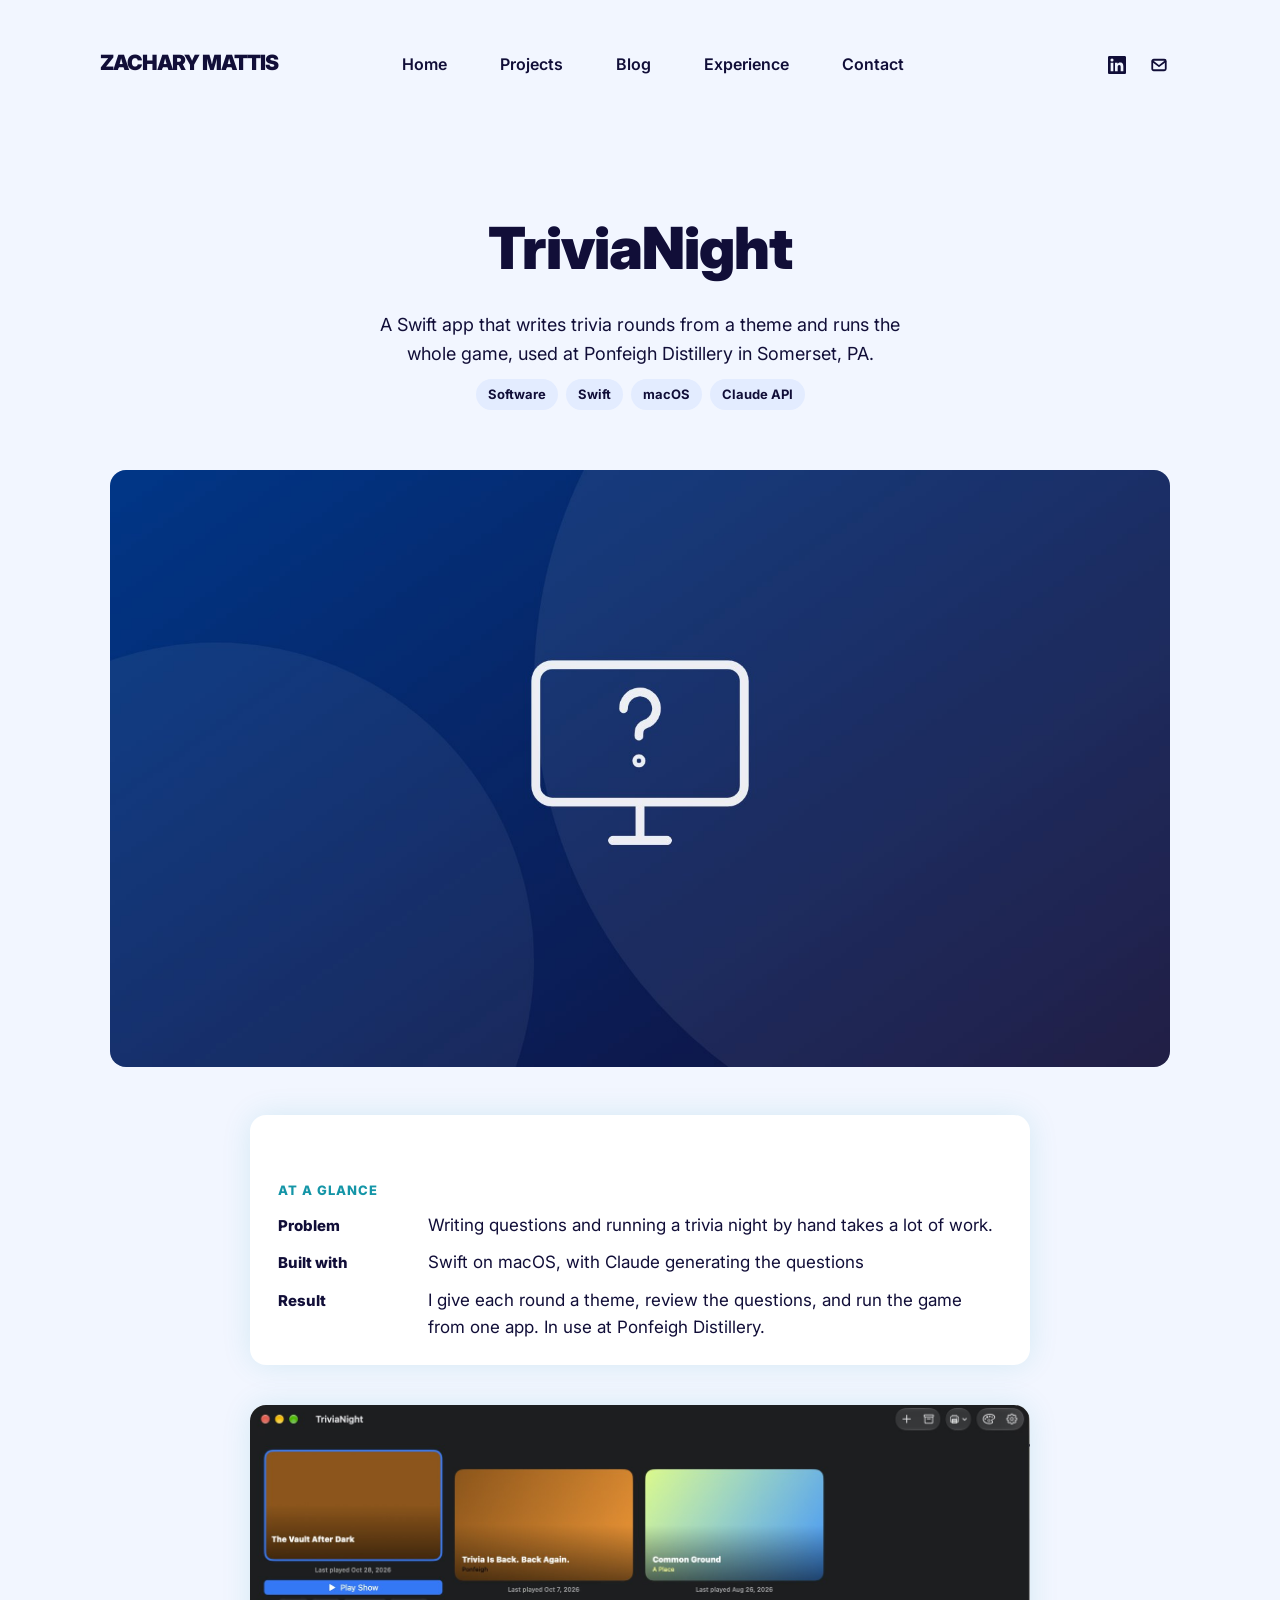
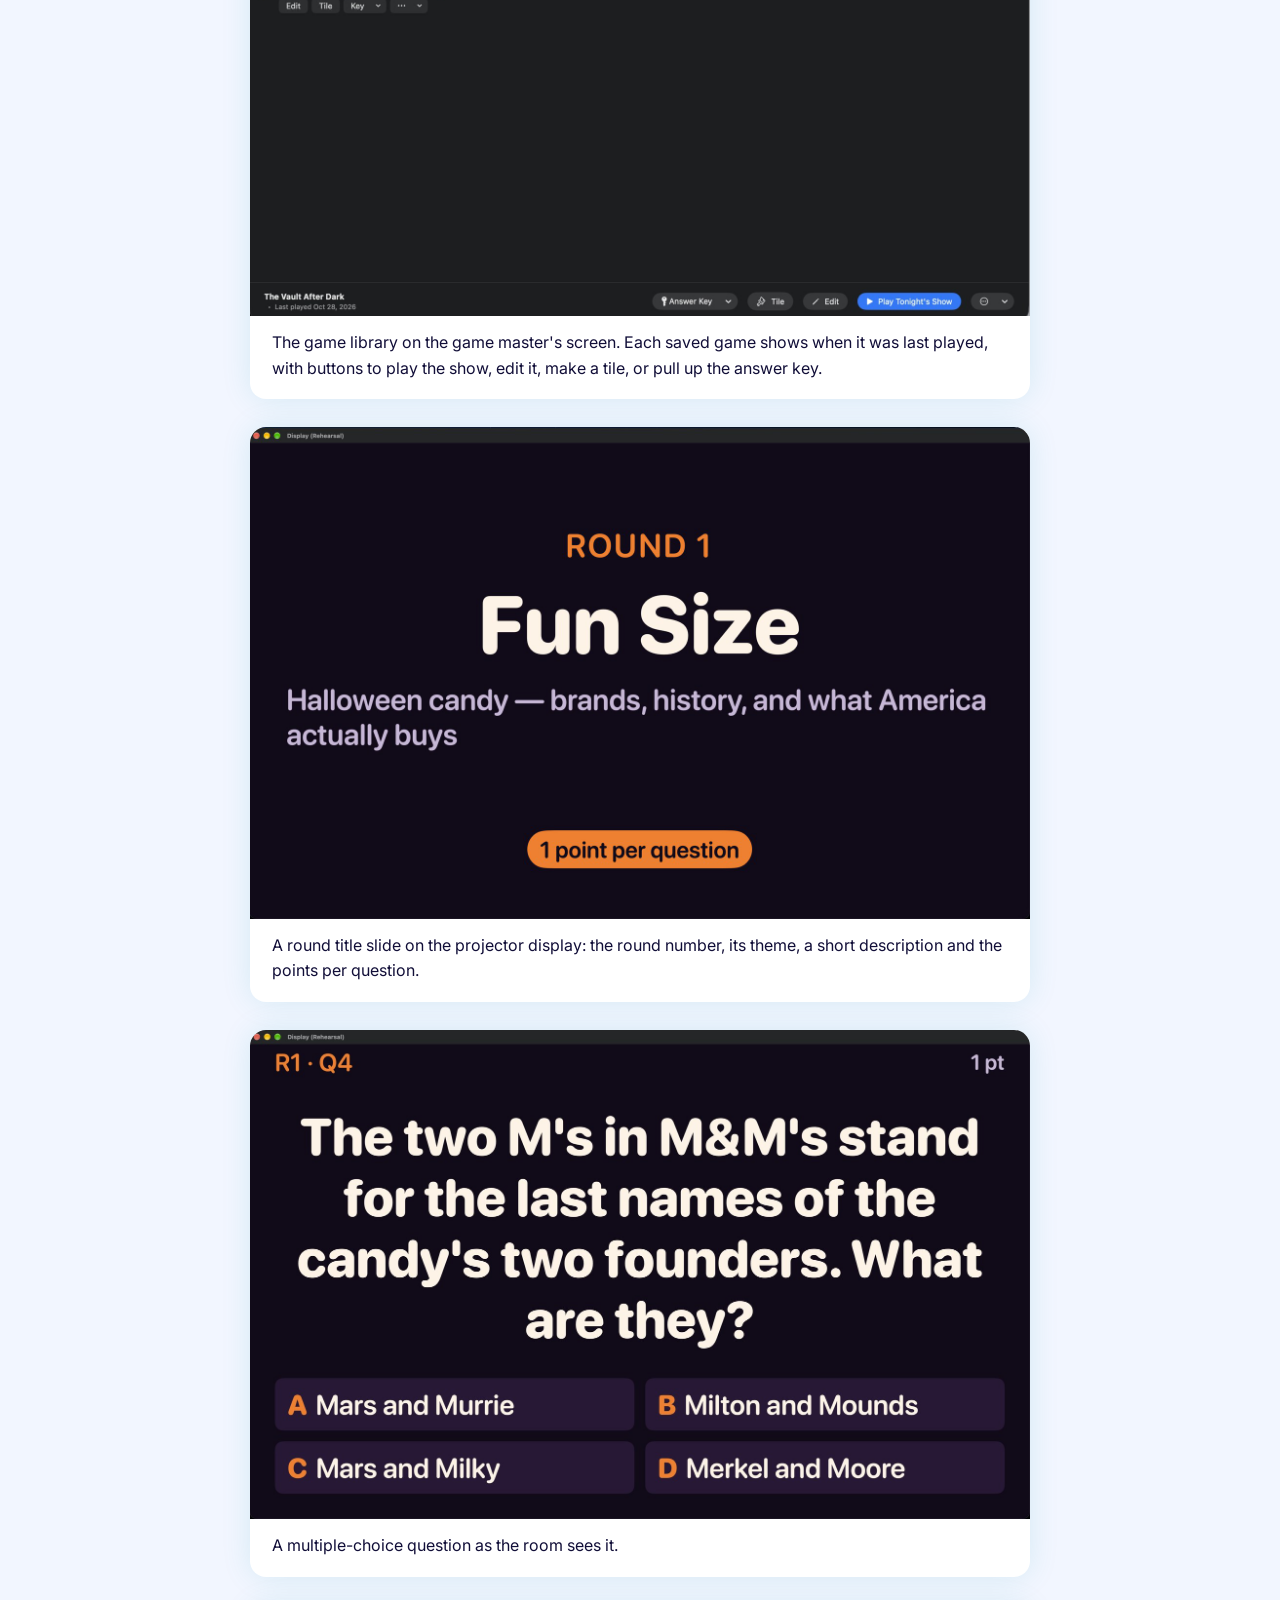
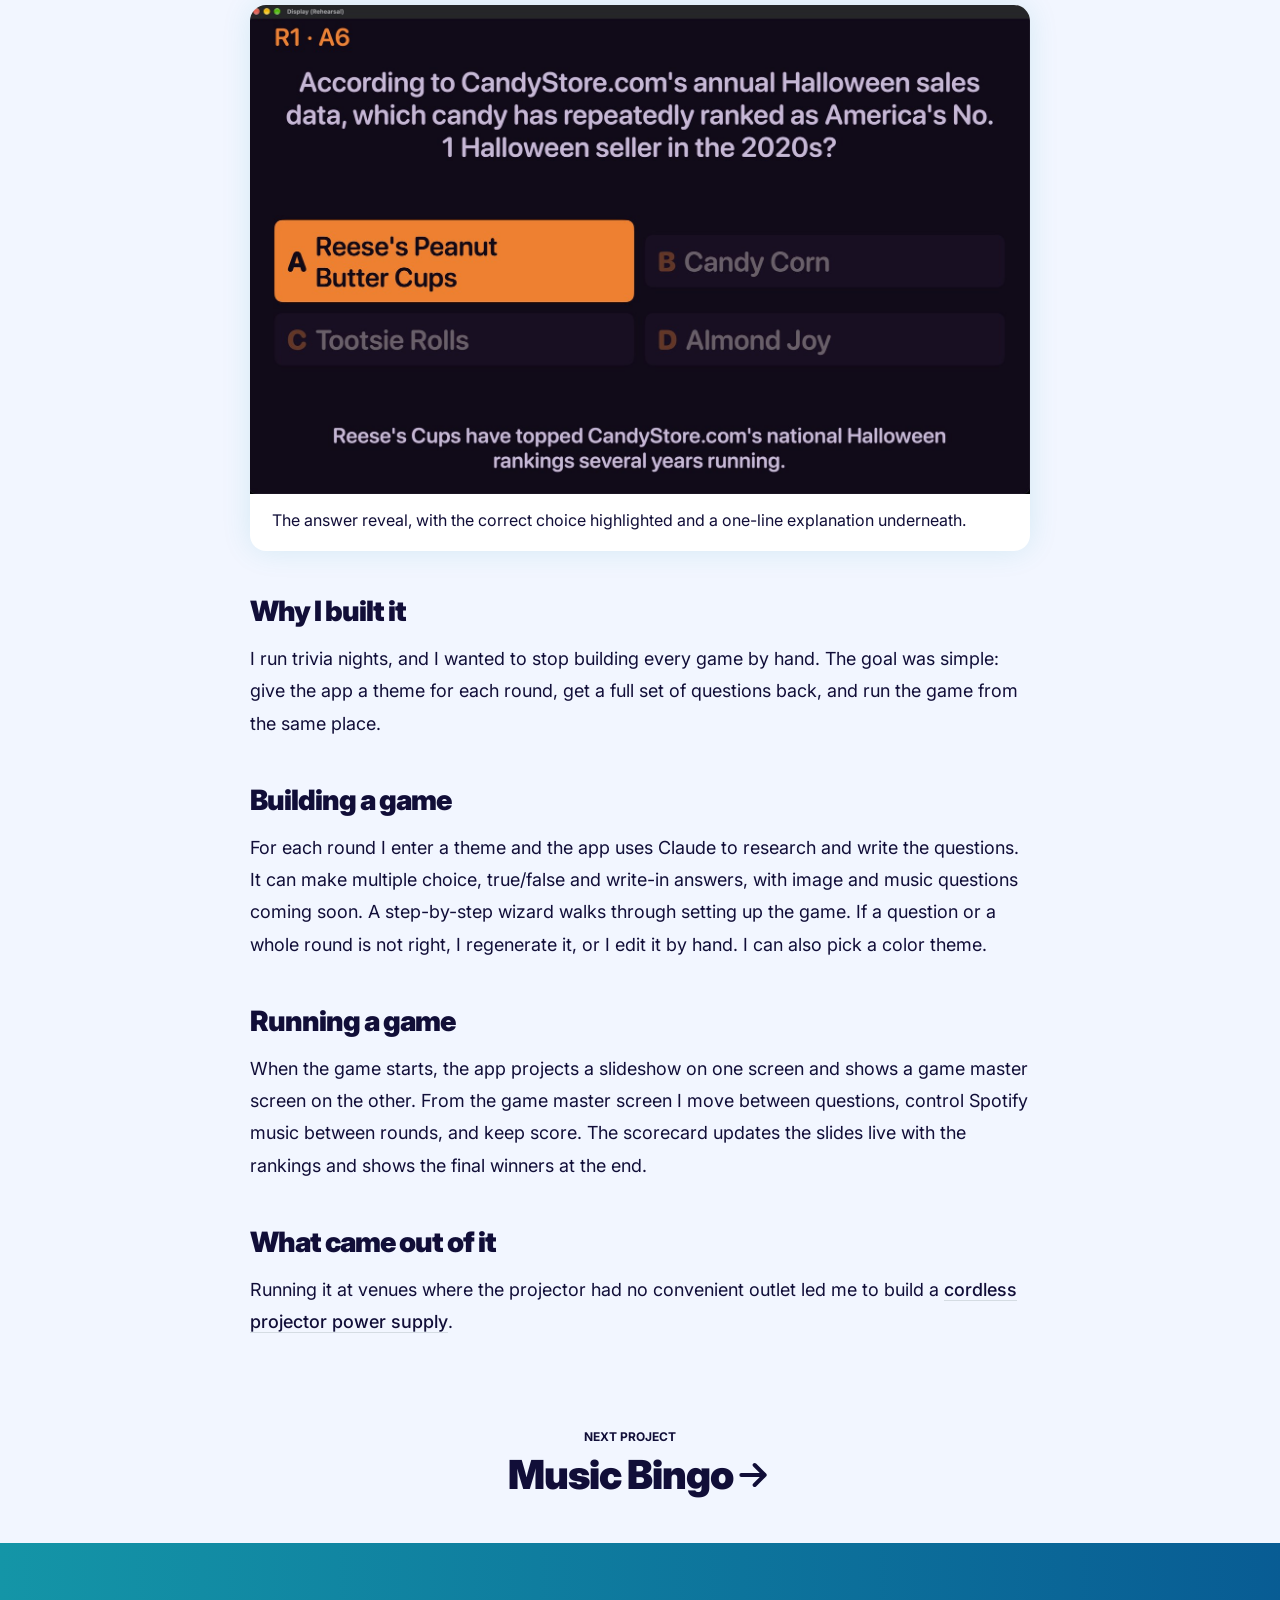
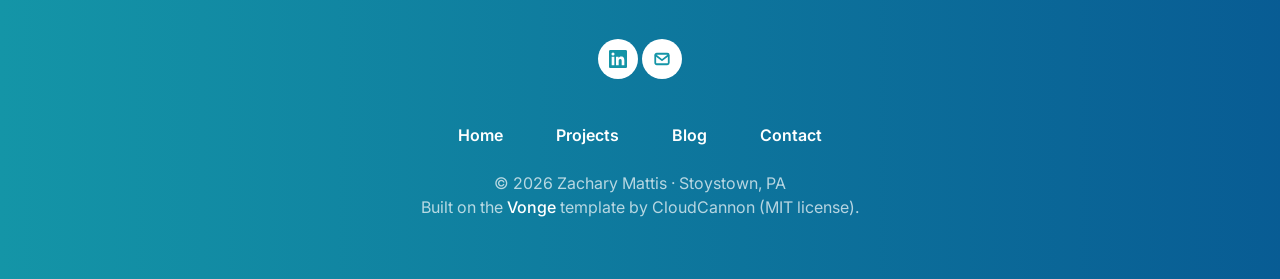
<file: projects/trivianight.html>
<!DOCTYPE html>
<html lang="en">
<head>
  <meta charset="utf-8">
  <meta name="viewport" content="width=device-width, initial-scale=1">
  <title>TriviaNight – Zachary Mattis</title>
  <meta name="description" content="A Mac app that uses Claude to write trivia rounds from a theme, then runs the whole game on a projector and a game master screen.">
  <link href="https://fonts.googleapis.com/css2?family=Inter:wght@400;500;600;700;900&display=swap" rel="stylesheet">
  <link rel="stylesheet" href="../assets/main.css">
</head>
<body>
<header class="c-header">
  <div class="container"><div class="row"><div class="c-header__inner">
    <div class="logo"><a class="logo__link" href="../index.html">Zachary Mattis</a></div>
    <nav class="main-nav">
      <div class="main-nav__box">
        <div class="nav__icon-close"><svg class="icon nav-icon-close" viewBox="0 0 24 24" fill="none" stroke="currentColor" stroke-width="2.4" stroke-linecap="round" stroke-linejoin="round" aria-hidden="true"><path d="M6 6l12 12M18 6L6 18"/></svg></div>
        <div class="nav__title">Menu</div>
        <ul class="nav__list list-reset">
          <li class="nav__item"><a href="../index.html" class="nav__link">Home</a></li>
          <li class="nav__item"><a href="../projects/index.html" class="nav__link">Projects</a></li>
          <li class="nav__item"><a href="../blog/index.html" class="nav__link">Blog</a></li>
          <li class="nav__item"><a href="../index.html#experience" class="nav__link">Experience</a></li>
          <li class="nav__item"><a href="../index.html#contact" class="nav__link">Contact</a></li>
        </ul>
      </div>
      <div class="social"><ul class="social__list list-reset">
        <li class="social__item"><a class="social__link" href="https://www.linkedin.com/in/zachary-mattis-pa/" target="_blank" rel="noopener" aria-label="LinkedIn"><svg class="icon" viewBox="0 0 24 24" fill="currentColor" aria-hidden="true"><path d="M20.447 20.452h-3.554v-5.569c0-1.328-.027-3.037-1.852-3.037-1.853 0-2.136 1.445-2.136 2.939v5.667H9.351V9h3.414v1.561h.046c.477-.9 1.637-1.85 3.37-1.85 3.601 0 4.267 2.37 4.267 5.455v6.286zM5.337 7.433a2.062 2.062 0 01-2.063-2.065 2.064 2.064 0 112.063 2.065zm1.782 13.019H3.555V9h3.564v11.452zM22.225 0H1.771C.792 0 0 .774 0 1.729v20.542C0 23.227.792 24 1.771 24h20.451C23.2 24 24 23.227 24 22.271V1.729C24 .774 23.2 0 22.222 0h.003z"/></svg></a></li>
        <li class="social__item"><a class="social__link" href="mailto:zacharymmattis@gmail.com" aria-label="Email"><svg class="icon" viewBox="0 0 24 24" fill="none" stroke="currentColor" stroke-width="2.4" stroke-linecap="round" stroke-linejoin="round" aria-hidden="true"><rect x="3" y="5" width="18" height="14" rx="2"/><path d="M3.5 7l8.5 6.5L20.5 7"/></svg></a></li>
      </ul></div>
    </nav>
    <div class="nav-button"><svg class="icon nav__icon-menu" viewBox="0 0 24 24" fill="none" stroke="currentColor" stroke-width="2.4" stroke-linecap="round" stroke-linejoin="round" aria-hidden="true"><path d="M4 6h16M4 12h16M4 18h16"/></svg></div>
  </div></div></div>
</header>

<div class="container">
  <div class="container"><div class="c-page-heading">
    <h1 class="c-page-heading__title">TriviaNight</h1>
    <p class="c-page-heading__description">A Swift app that writes trivia rounds from a theme and runs the whole game, used at Ponfeigh Distillery in Somerset, PA.</p>
    <div class="badge-row page-heading-tags"><span>Software</span><span>Swift</span><span>macOS</span><span>Claude API</span></div>
  </div></div>
  <div class="container"><div class="row"><div class="col col-12"><div class="c-page-image animate"><img loading="lazy" src="../images/trivianight-wide.jpg" alt="TriviaNight"></div></div></div></div>
  <div class="page animate">
    <div class="glance"><h2 class="glance__title">At a glance</h2><dl><dt>Problem</dt><dd>Writing questions and running a trivia night by hand takes a lot of work.</dd><dt>Built with</dt><dd>Swift on macOS, with Claude generating the questions</dd><dt>Result</dt><dd>I give each round a theme, review the questions, and run the game from one app. In use at Ponfeigh Distillery.</dd></dl></div>
    <div class="shots"><figure><img loading="lazy" src="../images/tn-library.jpg" alt="The game library on the game master&#x27;s screen. Each saved game shows when it was last played, with buttons to play the show, edit it, make a tile, or pull up the answer key."><figcaption>The game library on the game master&#x27;s screen. Each saved game shows when it was last played, with buttons to play the show, edit it, make a tile, or pull up the answer key.</figcaption></figure><figure><img loading="lazy" src="../images/tn-round.jpg" alt="A round title slide on the projector display: the round number, its theme, a short description and the points per question."><figcaption>A round title slide on the projector display: the round number, its theme, a short description and the points per question.</figcaption></figure><figure><img loading="lazy" src="../images/tn-question.jpg" alt="A multiple-choice question as the room sees it."><figcaption>A multiple-choice question as the room sees it.</figcaption></figure><figure><img loading="lazy" src="../images/tn-answer.jpg" alt="The answer reveal, with the correct choice highlighted and a one-line explanation underneath."><figcaption>The answer reveal, with the correct choice highlighted and a one-line explanation underneath.</figcaption></figure></div>
    <h2>Why I built it</h2><p>I run trivia nights, and I wanted to stop building every game by hand. The goal was simple: give the app a theme for each round, get a full set of questions back, and run the game from the same place.</p><h2>Building a game</h2><p>For each round I enter a theme and the app uses Claude to research and write the questions. It can make multiple choice, true/false and write-in answers, with image and music questions coming soon. A step-by-step wizard walks through setting up the game. If a question or a whole round is not right, I regenerate it, or I edit it by hand. I can also pick a color theme.</p><h2>Running a game</h2><p>When the game starts, the app projects a slideshow on one screen and shows a game master screen on the other. From the game master screen I move between questions, control Spotify music between rounds, and keep score. The scorecard updates the slides live with the rankings and shows the final winners at the end.</p><h2>What came out of it</h2><p>Running it at venues where the projector had no convenient outlet led me to build a <a href="projector-power-supply.html">cordless projector power supply</a>.</p>
  </div>
  <div class="project__navigation animate">
    <a class="project__prev" href="music-bingo.html">
      <div class="project__box">
        <span class="project__nav__info">Next project</span>
        <h2 class="project__nav__title">Music Bingo<svg class="icon" viewBox="0 0 24 24" fill="none" stroke="currentColor" stroke-width="2.4" stroke-linecap="round" stroke-linejoin="round" aria-hidden="true"><path d="M5 12h14M13 6l6 6-6 6"/></svg></h2>
      </div>
    </a>
  </div>
</div>
<div class="top" title="Top"><svg class="icon" viewBox="0 0 24 24" fill="none" stroke="currentColor" stroke-width="2.4" stroke-linecap="round" stroke-linejoin="round" aria-hidden="true"><path d="M12 19V5M5 12l7-7 7 7"/></svg></div>
<footer class="footer">
  <div class="container"><div class="row"><div class="col col-12">
    <div class="social"><ul class="social__list list-reset">
      <li class="social__item"><a class="social__link" href="https://www.linkedin.com/in/zachary-mattis-pa/" target="_blank" rel="noopener" aria-label="LinkedIn"><svg class="icon" viewBox="0 0 24 24" fill="currentColor" aria-hidden="true"><path d="M20.447 20.452h-3.554v-5.569c0-1.328-.027-3.037-1.852-3.037-1.853 0-2.136 1.445-2.136 2.939v5.667H9.351V9h3.414v1.561h.046c.477-.9 1.637-1.85 3.37-1.85 3.601 0 4.267 2.37 4.267 5.455v6.286zM5.337 7.433a2.062 2.062 0 01-2.063-2.065 2.064 2.064 0 112.063 2.065zm1.782 13.019H3.555V9h3.564v11.452zM22.225 0H1.771C.792 0 0 .774 0 1.729v20.542C0 23.227.792 24 1.771 24h20.451C23.2 24 24 23.227 24 22.271V1.729C24 .774 23.2 0 22.222 0h.003z"/></svg></a></li>
      <li class="social__item"><a class="social__link" href="mailto:zacharymmattis@gmail.com" aria-label="Email"><svg class="icon" viewBox="0 0 24 24" fill="none" stroke="currentColor" stroke-width="2.4" stroke-linecap="round" stroke-linejoin="round" aria-hidden="true"><rect x="3" y="5" width="18" height="14" rx="2"/><path d="M3.5 7l8.5 6.5L20.5 7"/></svg></a></li>
    </ul></div>
    <ul class="footer_nav list-reset">
      <li class="footer_nav__item"><a href="../index.html" class="footer_nav__link">Home</a></li>
      <li class="footer_nav__item"><a href="../projects/index.html" class="footer_nav__link">Projects</a></li>
      <li class="footer_nav__item"><a href="../blog/index.html" class="footer_nav__link">Blog</a></li>
      <li class="footer_nav__item"><a href="../index.html#contact" class="footer_nav__link">Contact</a></li>
    </ul>
    <div class="copyright">© 2026 Zachary Mattis · Stoystown, PA<br>Built on the <a href="https://cloudcannon.com/templates/vonge/">Vonge</a> template by CloudCannon (MIT license).</div>
  </div></div></div>
</footer>
<script src="../js/site.js"></script>
</body>
</html>
</file>
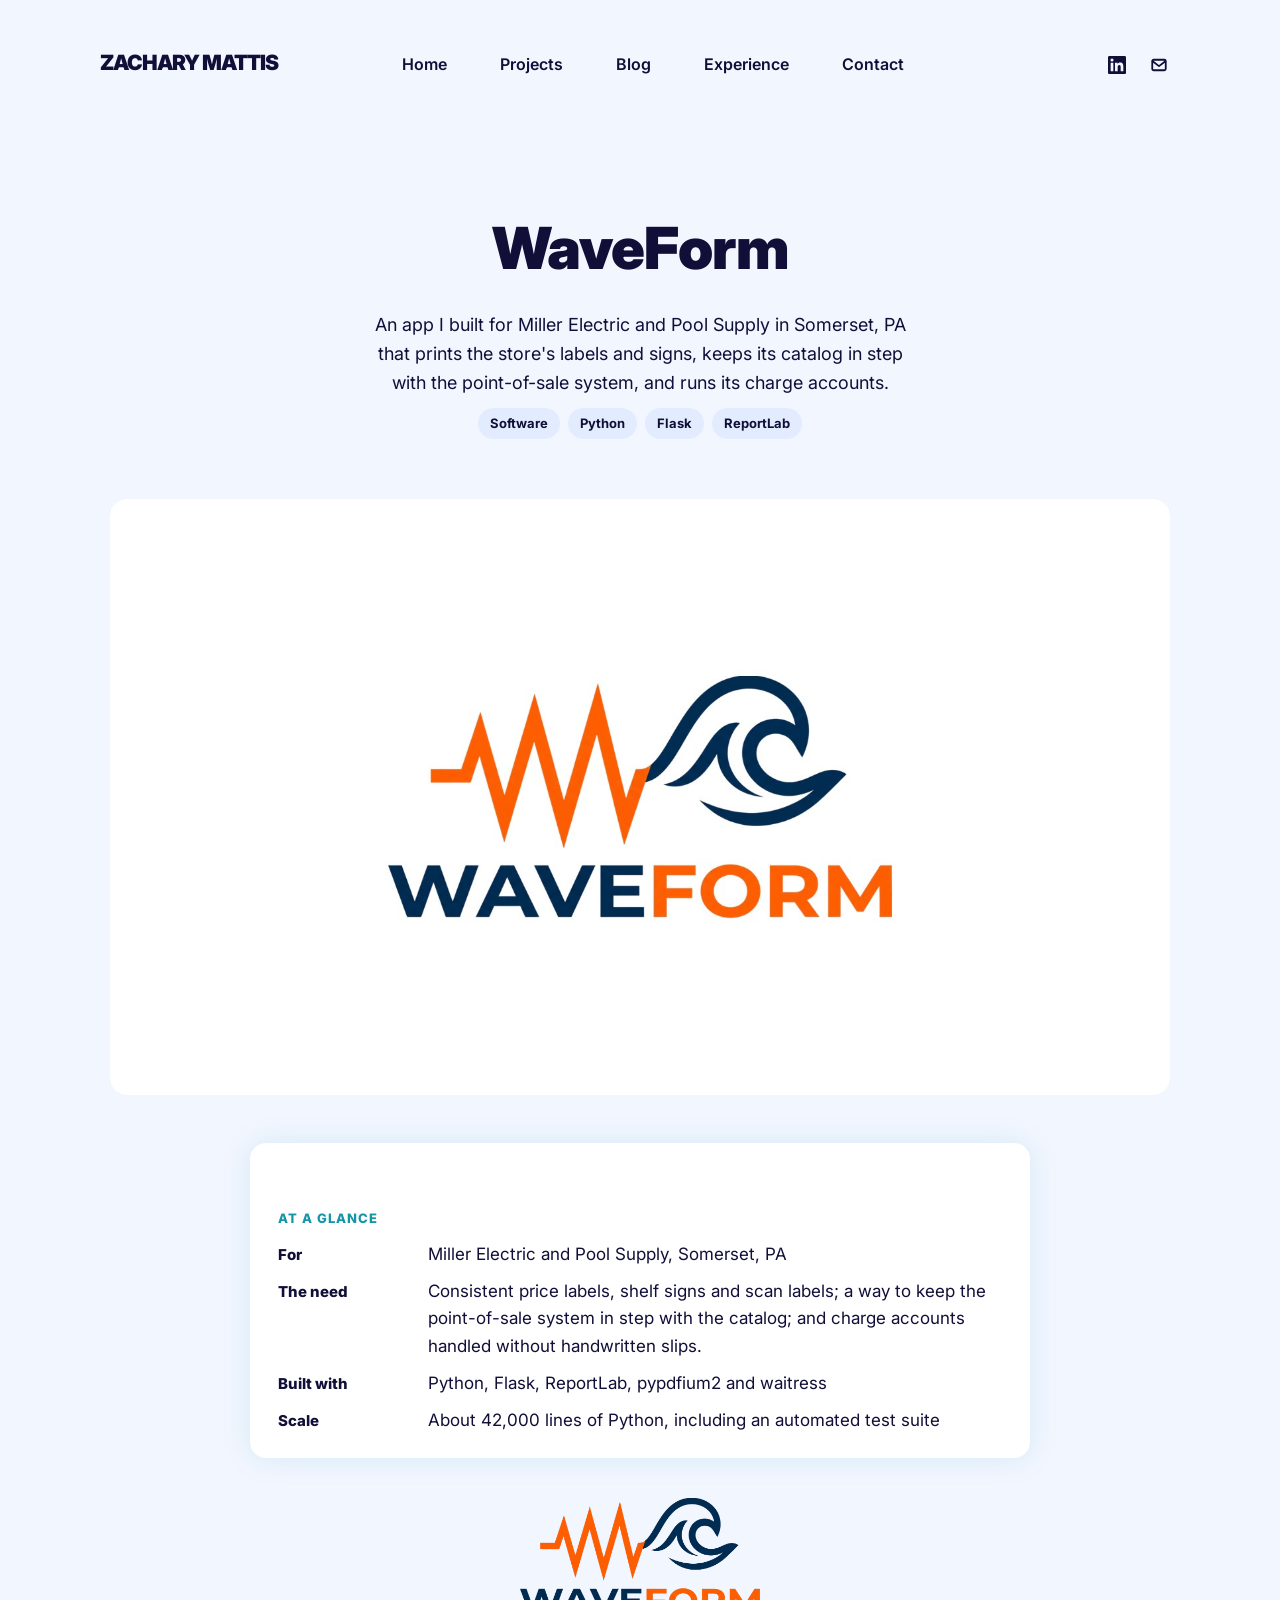
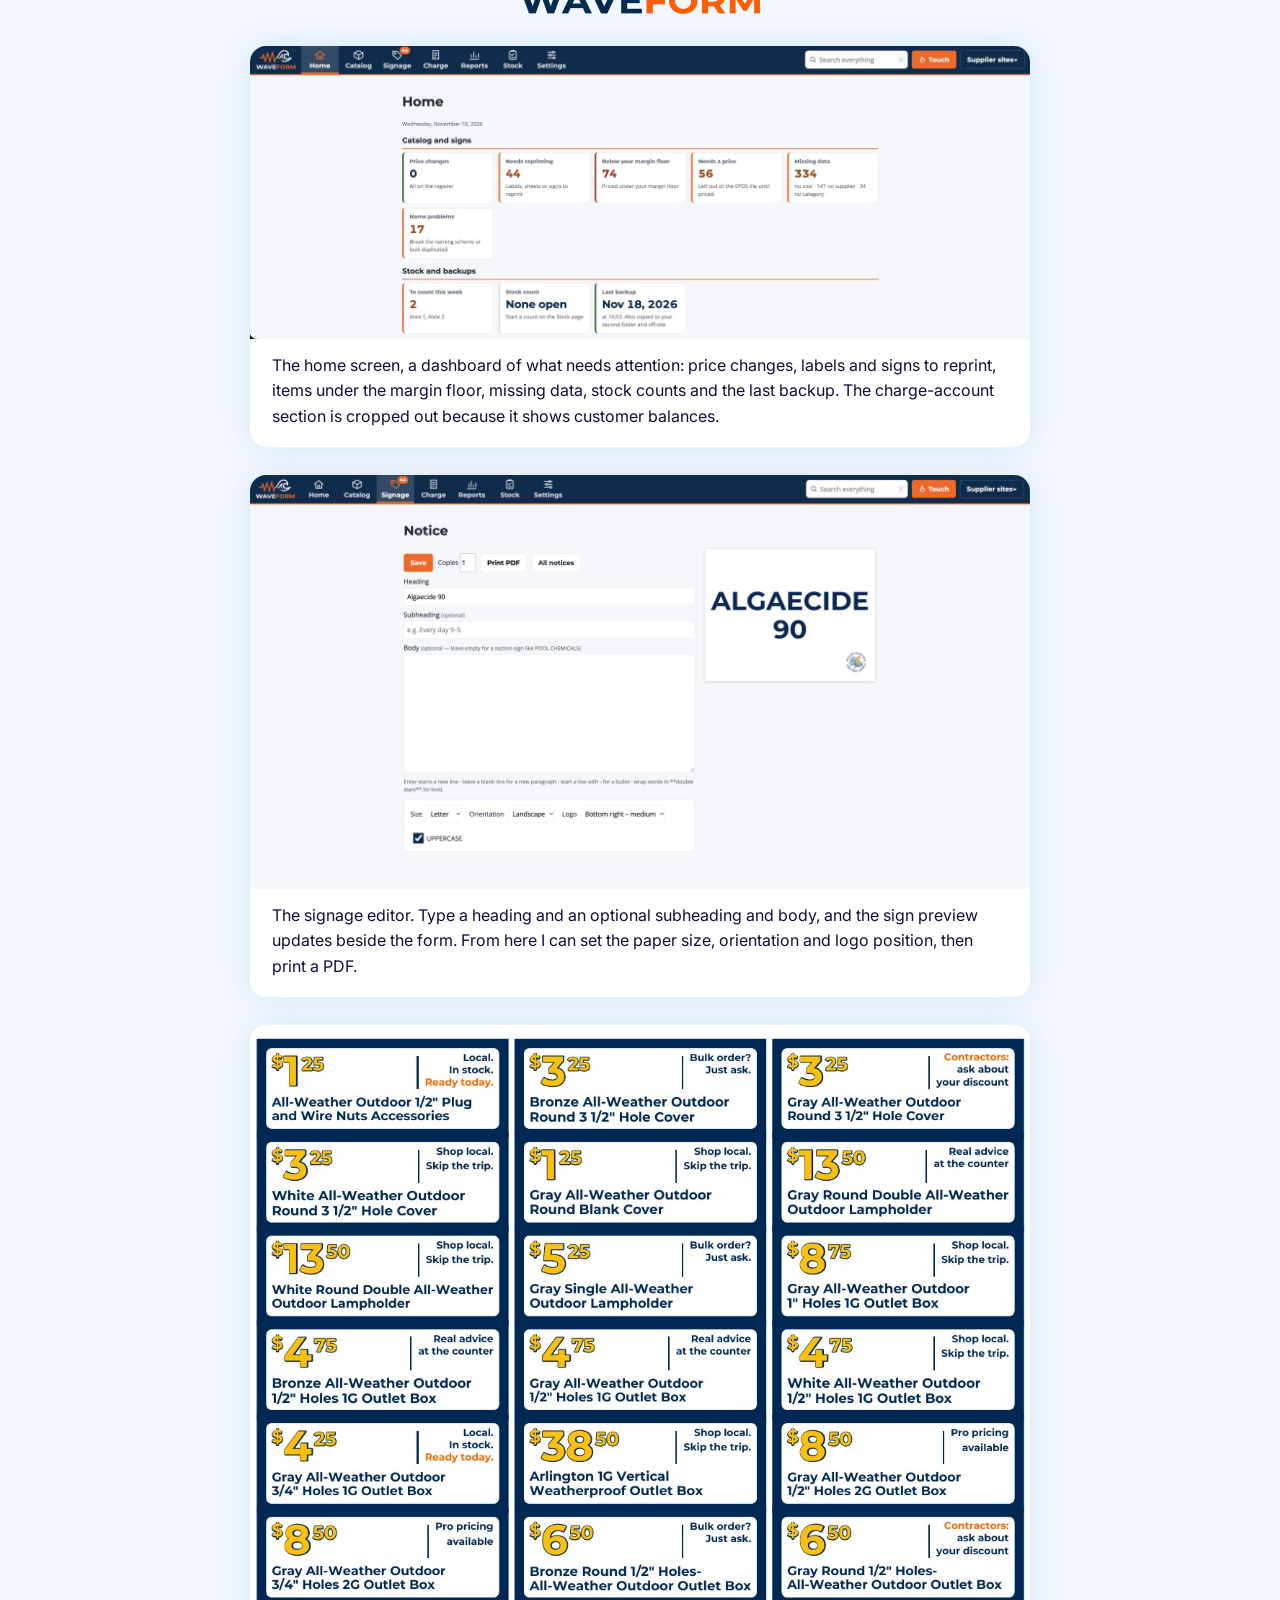
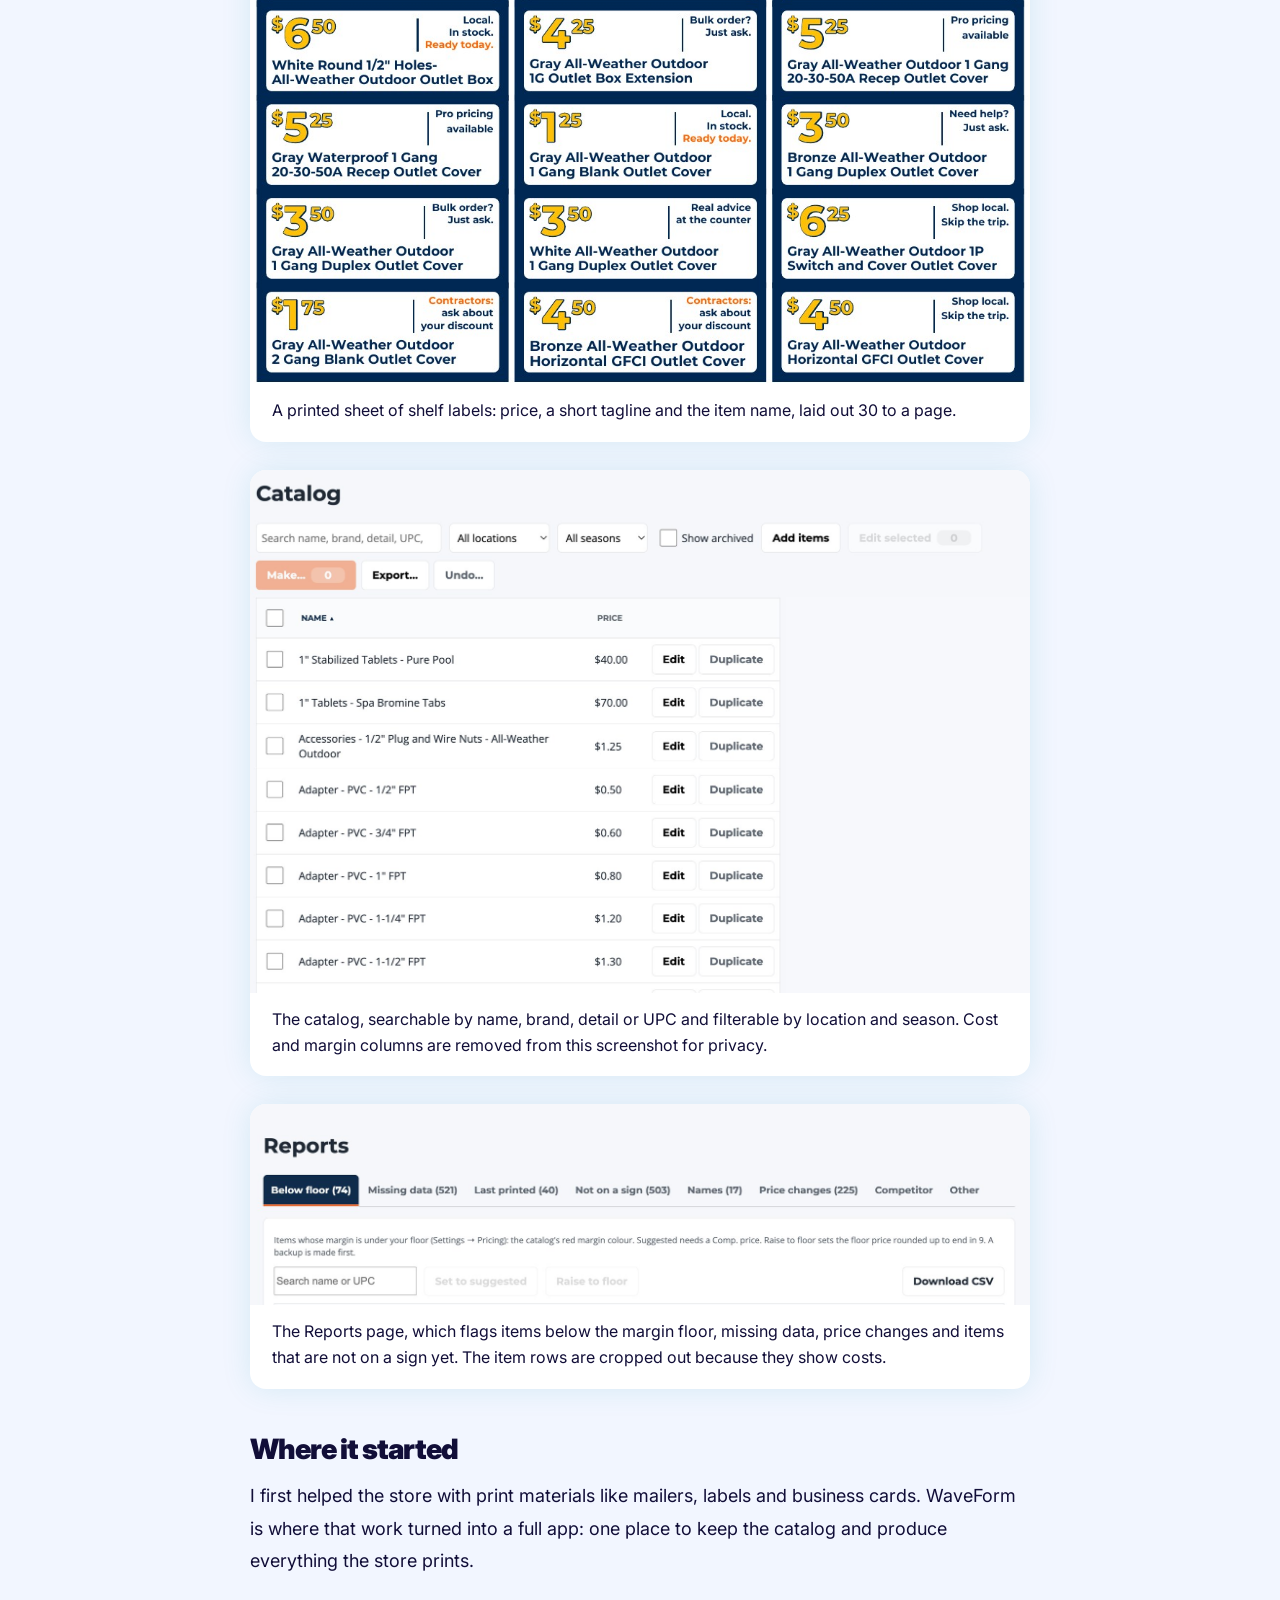
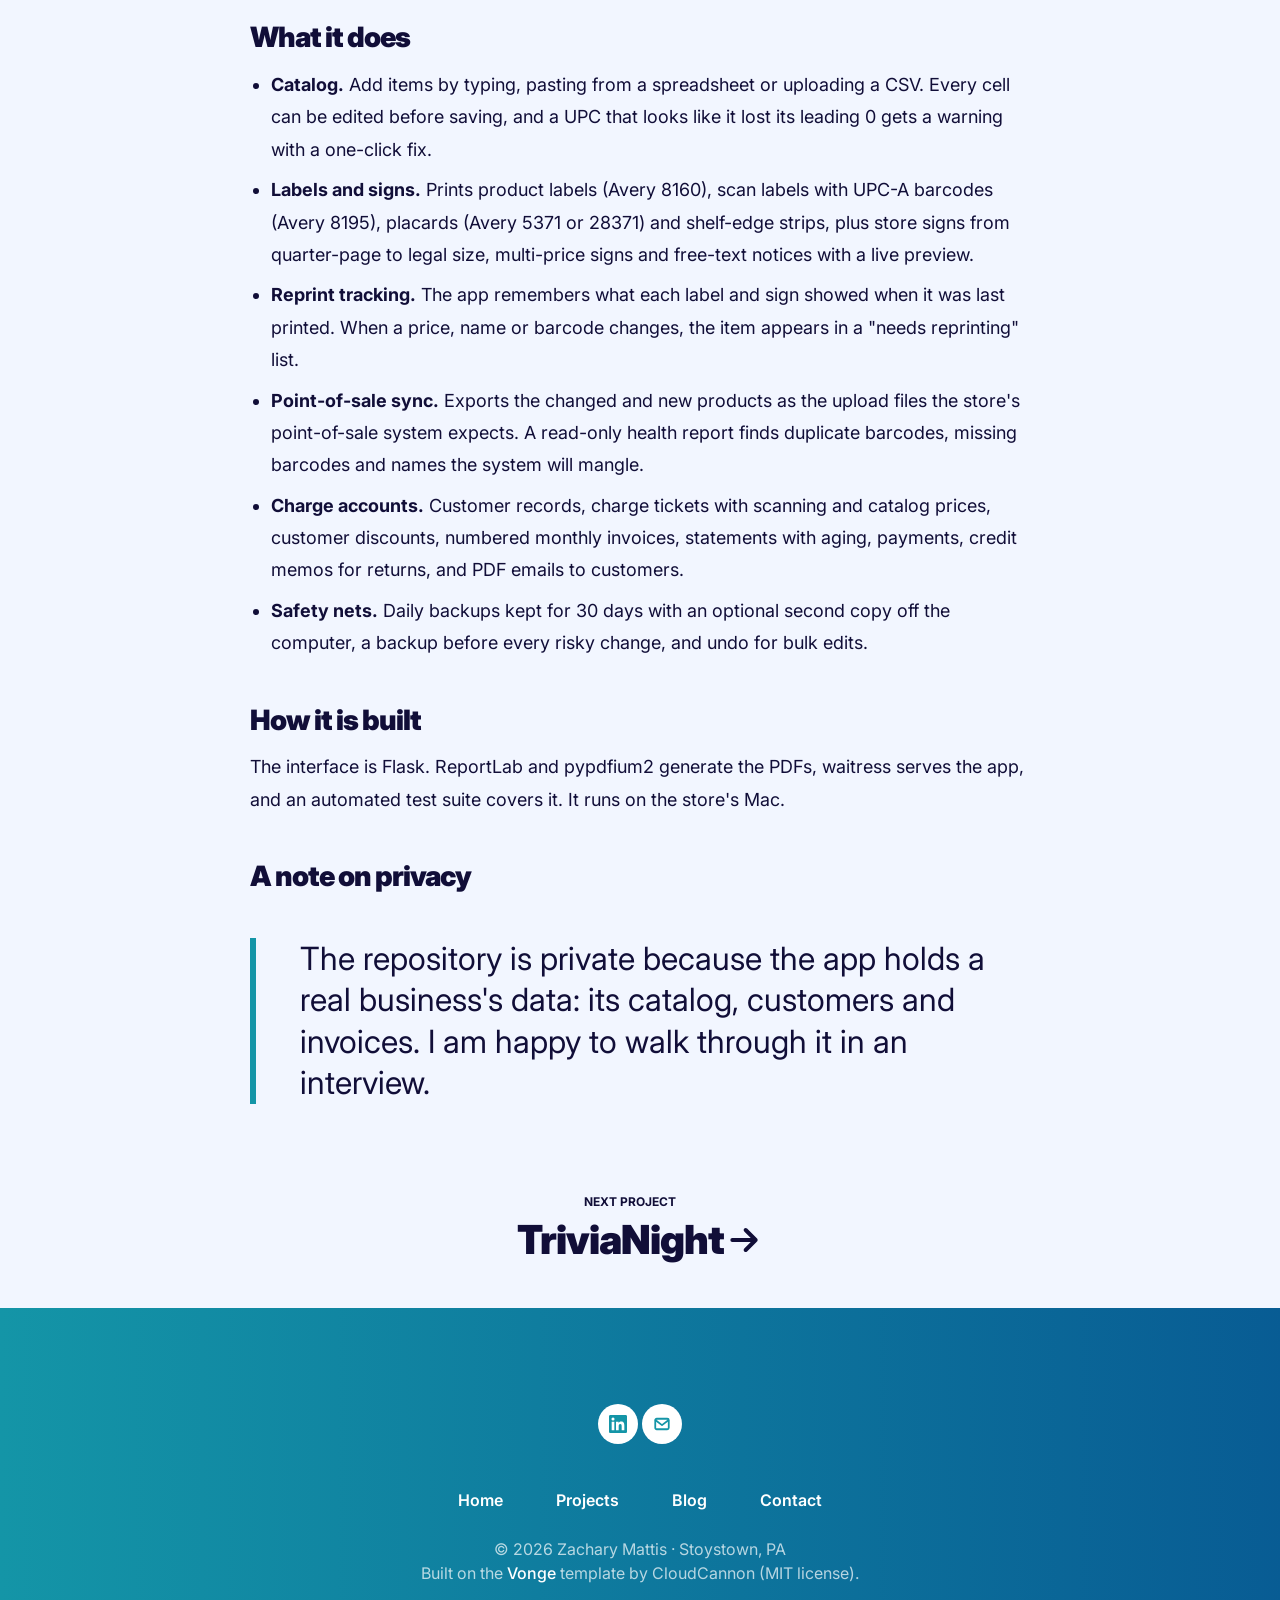
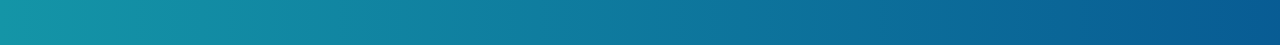
<file: projects/waveform.html>
<!DOCTYPE html>
<html lang="en">
<head>
  <meta charset="utf-8">
  <meta name="viewport" content="width=device-width, initial-scale=1">
  <title>WaveForm – Zachary Mattis</title>
  <meta name="description" content="A signage, catalog and charge-account app for Miller Electric and Pool Supply: labels, signs, point-of-sale exports, invoices and statements.">
  <link href="https://fonts.googleapis.com/css2?family=Inter:wght@400;500;600;700;900&display=swap" rel="stylesheet">
  <link rel="stylesheet" href="../assets/main.css">
</head>
<body>
<header class="c-header">
  <div class="container"><div class="row"><div class="c-header__inner">
    <div class="logo"><a class="logo__link" href="../index.html">Zachary Mattis</a></div>
    <nav class="main-nav">
      <div class="main-nav__box">
        <div class="nav__icon-close"><svg class="icon nav-icon-close" viewBox="0 0 24 24" fill="none" stroke="currentColor" stroke-width="2.4" stroke-linecap="round" stroke-linejoin="round" aria-hidden="true"><path d="M6 6l12 12M18 6L6 18"/></svg></div>
        <div class="nav__title">Menu</div>
        <ul class="nav__list list-reset">
          <li class="nav__item"><a href="../index.html" class="nav__link">Home</a></li>
          <li class="nav__item"><a href="../projects/index.html" class="nav__link">Projects</a></li>
          <li class="nav__item"><a href="../blog/index.html" class="nav__link">Blog</a></li>
          <li class="nav__item"><a href="../index.html#experience" class="nav__link">Experience</a></li>
          <li class="nav__item"><a href="../index.html#contact" class="nav__link">Contact</a></li>
        </ul>
      </div>
      <div class="social"><ul class="social__list list-reset">
        <li class="social__item"><a class="social__link" href="https://www.linkedin.com/in/zachary-mattis-pa/" target="_blank" rel="noopener" aria-label="LinkedIn"><svg class="icon" viewBox="0 0 24 24" fill="currentColor" aria-hidden="true"><path d="M20.447 20.452h-3.554v-5.569c0-1.328-.027-3.037-1.852-3.037-1.853 0-2.136 1.445-2.136 2.939v5.667H9.351V9h3.414v1.561h.046c.477-.9 1.637-1.85 3.37-1.85 3.601 0 4.267 2.37 4.267 5.455v6.286zM5.337 7.433a2.062 2.062 0 01-2.063-2.065 2.064 2.064 0 112.063 2.065zm1.782 13.019H3.555V9h3.564v11.452zM22.225 0H1.771C.792 0 0 .774 0 1.729v20.542C0 23.227.792 24 1.771 24h20.451C23.2 24 24 23.227 24 22.271V1.729C24 .774 23.2 0 22.222 0h.003z"/></svg></a></li>
        <li class="social__item"><a class="social__link" href="mailto:zacharymmattis@gmail.com" aria-label="Email"><svg class="icon" viewBox="0 0 24 24" fill="none" stroke="currentColor" stroke-width="2.4" stroke-linecap="round" stroke-linejoin="round" aria-hidden="true"><rect x="3" y="5" width="18" height="14" rx="2"/><path d="M3.5 7l8.5 6.5L20.5 7"/></svg></a></li>
      </ul></div>
    </nav>
    <div class="nav-button"><svg class="icon nav__icon-menu" viewBox="0 0 24 24" fill="none" stroke="currentColor" stroke-width="2.4" stroke-linecap="round" stroke-linejoin="round" aria-hidden="true"><path d="M4 6h16M4 12h16M4 18h16"/></svg></div>
  </div></div></div>
</header>

<div class="container">
  <div class="container"><div class="c-page-heading">
    <h1 class="c-page-heading__title">WaveForm</h1>
    <p class="c-page-heading__description">An app I built for Miller Electric and Pool Supply in Somerset, PA that prints the store's labels and signs, keeps its catalog in step with the point-of-sale system, and runs its charge accounts.</p>
    <div class="badge-row page-heading-tags"><span>Software</span><span>Python</span><span>Flask</span><span>ReportLab</span></div>
  </div></div>
  <div class="container"><div class="row"><div class="col col-12"><div class="c-page-image animate"><img loading="lazy" src="../images/waveform-wide.jpg" alt="WaveForm"></div></div></div></div>
  <div class="page animate">
    <div class="glance"><h2 class="glance__title">At a glance</h2><dl><dt>For</dt><dd>Miller Electric and Pool Supply, Somerset, PA</dd><dt>The need</dt><dd>Consistent price labels, shelf signs and scan labels; a way to keep the point-of-sale system in step with the catalog; and charge accounts handled without handwritten slips.</dd><dt>Built with</dt><dd>Python, Flask, ReportLab, pypdfium2 and waitress</dd><dt>Scale</dt><dd>About 42,000 lines of Python, including an automated test suite</dd></dl></div>
    <img class="proj-logo" src="../images/waveform-logo.png" alt="WaveForm logo"><div class="shots"><figure><img loading="lazy" src="../images/wf-home.jpg" alt="The home screen, a dashboard of what needs attention: price changes, labels and signs to reprint, items under the margin floor, missing data, stock counts and the last backup. The charge-account section is cropped out because it shows customer balances."><figcaption>The home screen, a dashboard of what needs attention: price changes, labels and signs to reprint, items under the margin floor, missing data, stock counts and the last backup. The charge-account section is cropped out because it shows customer balances.</figcaption></figure><figure><img loading="lazy" src="../images/wf-signage.jpg" alt="The signage editor. Type a heading and an optional subheading and body, and the sign preview updates beside the form. From here I can set the paper size, orientation and logo position, then print a PDF."><figcaption>The signage editor. Type a heading and an optional subheading and body, and the sign preview updates beside the form. From here I can set the paper size, orientation and logo position, then print a PDF.</figcaption></figure><figure><img loading="lazy" src="../images/wf-labels.jpg" alt="A printed sheet of shelf labels: price, a short tagline and the item name, laid out 30 to a page."><figcaption>A printed sheet of shelf labels: price, a short tagline and the item name, laid out 30 to a page.</figcaption></figure><figure><img loading="lazy" src="../images/wf-catalog.jpg" alt="The catalog, searchable by name, brand, detail or UPC and filterable by location and season. Cost and margin columns are removed from this screenshot for privacy."><figcaption>The catalog, searchable by name, brand, detail or UPC and filterable by location and season. Cost and margin columns are removed from this screenshot for privacy.</figcaption></figure><figure><img loading="lazy" src="../images/wf-reports.jpg" alt="The Reports page, which flags items below the margin floor, missing data, price changes and items that are not on a sign yet. The item rows are cropped out because they show costs."><figcaption>The Reports page, which flags items below the margin floor, missing data, price changes and items that are not on a sign yet. The item rows are cropped out because they show costs.</figcaption></figure></div>
    <h2>Where it started</h2><p>I first helped the store with print materials like mailers, labels and business cards. WaveForm is where that work turned into a full app: one place to keep the catalog and produce everything the store prints.</p><h2>What it does</h2><ul><li><b>Catalog.</b> Add items by typing, pasting from a spreadsheet or uploading a CSV. Every cell can be edited before saving, and a UPC that looks like it lost its leading 0 gets a warning with a one-click fix.</li><li><b>Labels and signs.</b> Prints product labels (Avery 8160), scan labels with UPC-A barcodes (Avery 8195), placards (Avery 5371 or 28371) and shelf-edge strips, plus store signs from quarter-page to legal size, multi-price signs and free-text notices with a live preview.</li><li><b>Reprint tracking.</b> The app remembers what each label and sign showed when it was last printed. When a price, name or barcode changes, the item appears in a &quot;needs reprinting&quot; list.</li><li><b>Point-of-sale sync.</b> Exports the changed and new products as the upload files the store's point-of-sale system expects. A read-only health report finds duplicate barcodes, missing barcodes and names the system will mangle.</li><li><b>Charge accounts.</b> Customer records, charge tickets with scanning and catalog prices, customer discounts, numbered monthly invoices, statements with aging, payments, credit memos for returns, and PDF emails to customers.</li><li><b>Safety nets.</b> Daily backups kept for 30 days with an optional second copy off the computer, a backup before every risky change, and undo for bulk edits.</li></ul><h2>How it is built</h2><p>The interface is Flask. ReportLab and pypdfium2 generate the PDFs, waitress serves the app, and an automated test suite covers it. It runs on the store's Mac.</p><h2>A note on privacy</h2><blockquote><p>The repository is private because the app holds a real business's data: its catalog, customers and invoices. I am happy to walk through it in an interview.</p></blockquote>
  </div>
  <div class="project__navigation animate">
    <a class="project__prev" href="trivianight.html">
      <div class="project__box">
        <span class="project__nav__info">Next project</span>
        <h2 class="project__nav__title">TriviaNight<svg class="icon" viewBox="0 0 24 24" fill="none" stroke="currentColor" stroke-width="2.4" stroke-linecap="round" stroke-linejoin="round" aria-hidden="true"><path d="M5 12h14M13 6l6 6-6 6"/></svg></h2>
      </div>
    </a>
  </div>
</div>
<div class="top" title="Top"><svg class="icon" viewBox="0 0 24 24" fill="none" stroke="currentColor" stroke-width="2.4" stroke-linecap="round" stroke-linejoin="round" aria-hidden="true"><path d="M12 19V5M5 12l7-7 7 7"/></svg></div>
<footer class="footer">
  <div class="container"><div class="row"><div class="col col-12">
    <div class="social"><ul class="social__list list-reset">
      <li class="social__item"><a class="social__link" href="https://www.linkedin.com/in/zachary-mattis-pa/" target="_blank" rel="noopener" aria-label="LinkedIn"><svg class="icon" viewBox="0 0 24 24" fill="currentColor" aria-hidden="true"><path d="M20.447 20.452h-3.554v-5.569c0-1.328-.027-3.037-1.852-3.037-1.853 0-2.136 1.445-2.136 2.939v5.667H9.351V9h3.414v1.561h.046c.477-.9 1.637-1.85 3.37-1.85 3.601 0 4.267 2.37 4.267 5.455v6.286zM5.337 7.433a2.062 2.062 0 01-2.063-2.065 2.064 2.064 0 112.063 2.065zm1.782 13.019H3.555V9h3.564v11.452zM22.225 0H1.771C.792 0 0 .774 0 1.729v20.542C0 23.227.792 24 1.771 24h20.451C23.2 24 24 23.227 24 22.271V1.729C24 .774 23.2 0 22.222 0h.003z"/></svg></a></li>
      <li class="social__item"><a class="social__link" href="mailto:zacharymmattis@gmail.com" aria-label="Email"><svg class="icon" viewBox="0 0 24 24" fill="none" stroke="currentColor" stroke-width="2.4" stroke-linecap="round" stroke-linejoin="round" aria-hidden="true"><rect x="3" y="5" width="18" height="14" rx="2"/><path d="M3.5 7l8.5 6.5L20.5 7"/></svg></a></li>
    </ul></div>
    <ul class="footer_nav list-reset">
      <li class="footer_nav__item"><a href="../index.html" class="footer_nav__link">Home</a></li>
      <li class="footer_nav__item"><a href="../projects/index.html" class="footer_nav__link">Projects</a></li>
      <li class="footer_nav__item"><a href="../blog/index.html" class="footer_nav__link">Blog</a></li>
      <li class="footer_nav__item"><a href="../index.html#contact" class="footer_nav__link">Contact</a></li>
    </ul>
    <div class="copyright">© 2026 Zachary Mattis · Stoystown, PA<br>Built on the <a href="https://cloudcannon.com/templates/vonge/">Vonge</a> template by CloudCannon (MIT license).</div>
  </div></div></div>
</footer>
<script src="../js/site.js"></script>
</body>
</html>
</file>
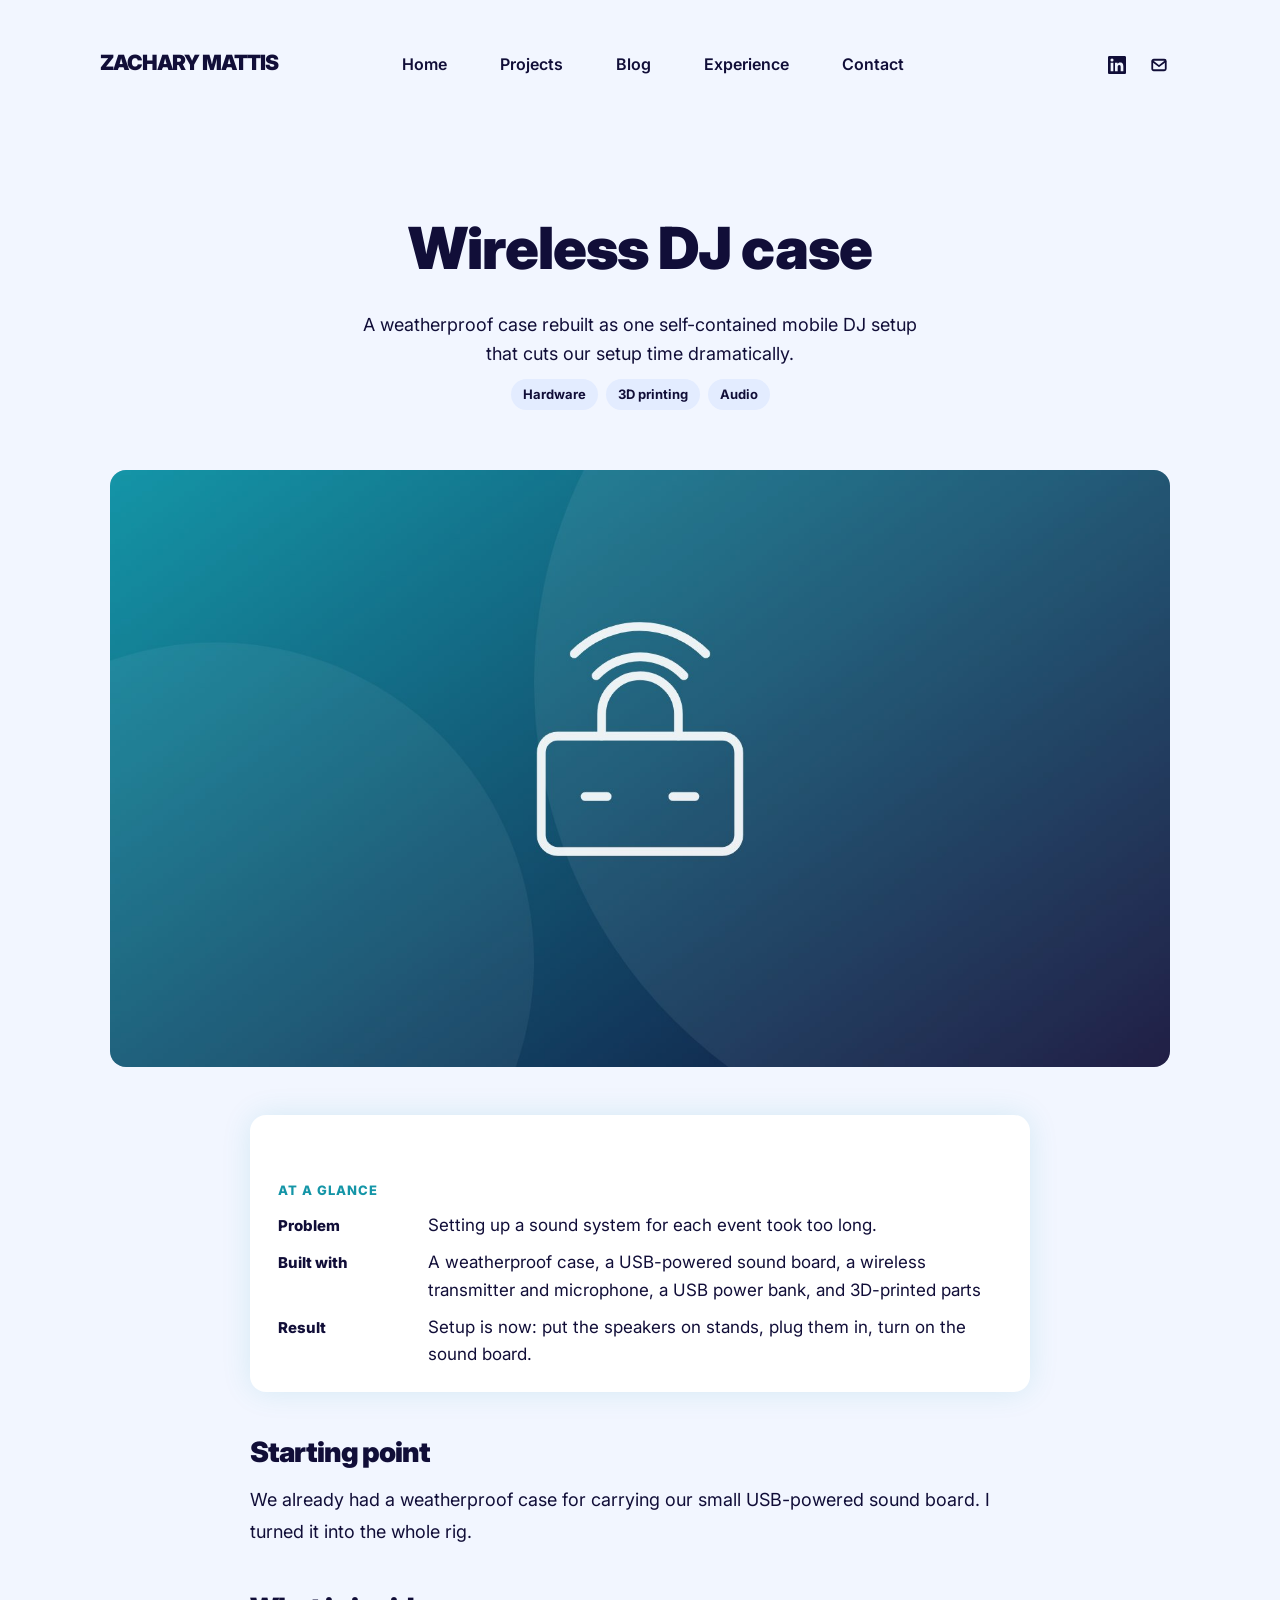
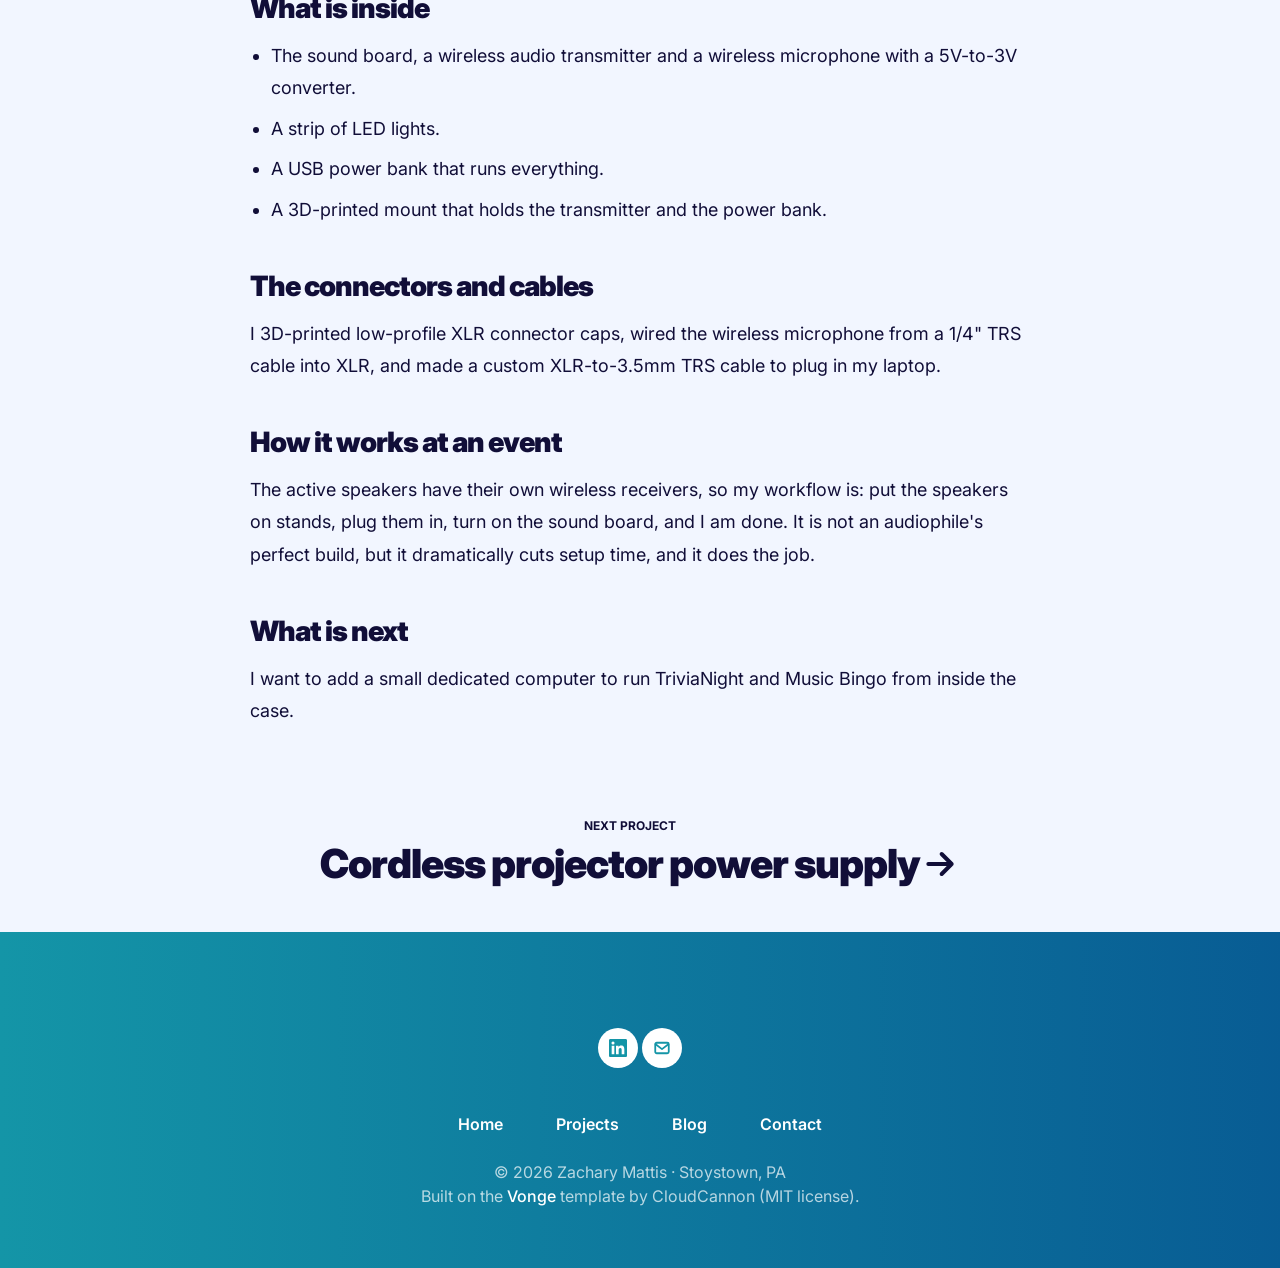
<file: projects/wireless-dj-case.html>
<!DOCTYPE html>
<html lang="en">
<head>
  <meta charset="utf-8">
  <meta name="viewport" content="width=device-width, initial-scale=1">
  <title>Wireless DJ case – Zachary Mattis</title>
  <meta name="description" content="A weatherproof case rebuilt into one self-contained wireless DJ rig that cuts setup to three steps.">
  <link href="https://fonts.googleapis.com/css2?family=Inter:wght@400;500;600;700;900&display=swap" rel="stylesheet">
  <link rel="stylesheet" href="../assets/main.css">
</head>
<body>
<header class="c-header">
  <div class="container"><div class="row"><div class="c-header__inner">
    <div class="logo"><a class="logo__link" href="../index.html">Zachary Mattis</a></div>
    <nav class="main-nav">
      <div class="main-nav__box">
        <div class="nav__icon-close"><svg class="icon nav-icon-close" viewBox="0 0 24 24" fill="none" stroke="currentColor" stroke-width="2.4" stroke-linecap="round" stroke-linejoin="round" aria-hidden="true"><path d="M6 6l12 12M18 6L6 18"/></svg></div>
        <div class="nav__title">Menu</div>
        <ul class="nav__list list-reset">
          <li class="nav__item"><a href="../index.html" class="nav__link">Home</a></li>
          <li class="nav__item"><a href="../projects/index.html" class="nav__link">Projects</a></li>
          <li class="nav__item"><a href="../blog/index.html" class="nav__link">Blog</a></li>
          <li class="nav__item"><a href="../index.html#experience" class="nav__link">Experience</a></li>
          <li class="nav__item"><a href="../index.html#contact" class="nav__link">Contact</a></li>
        </ul>
      </div>
      <div class="social"><ul class="social__list list-reset">
        <li class="social__item"><a class="social__link" href="https://www.linkedin.com/in/zachary-mattis-pa/" target="_blank" rel="noopener" aria-label="LinkedIn"><svg class="icon" viewBox="0 0 24 24" fill="currentColor" aria-hidden="true"><path d="M20.447 20.452h-3.554v-5.569c0-1.328-.027-3.037-1.852-3.037-1.853 0-2.136 1.445-2.136 2.939v5.667H9.351V9h3.414v1.561h.046c.477-.9 1.637-1.85 3.37-1.85 3.601 0 4.267 2.37 4.267 5.455v6.286zM5.337 7.433a2.062 2.062 0 01-2.063-2.065 2.064 2.064 0 112.063 2.065zm1.782 13.019H3.555V9h3.564v11.452zM22.225 0H1.771C.792 0 0 .774 0 1.729v20.542C0 23.227.792 24 1.771 24h20.451C23.2 24 24 23.227 24 22.271V1.729C24 .774 23.2 0 22.222 0h.003z"/></svg></a></li>
        <li class="social__item"><a class="social__link" href="mailto:zacharymmattis@gmail.com" aria-label="Email"><svg class="icon" viewBox="0 0 24 24" fill="none" stroke="currentColor" stroke-width="2.4" stroke-linecap="round" stroke-linejoin="round" aria-hidden="true"><rect x="3" y="5" width="18" height="14" rx="2"/><path d="M3.5 7l8.5 6.5L20.5 7"/></svg></a></li>
      </ul></div>
    </nav>
    <div class="nav-button"><svg class="icon nav__icon-menu" viewBox="0 0 24 24" fill="none" stroke="currentColor" stroke-width="2.4" stroke-linecap="round" stroke-linejoin="round" aria-hidden="true"><path d="M4 6h16M4 12h16M4 18h16"/></svg></div>
  </div></div></div>
</header>

<div class="container">
  <div class="container"><div class="c-page-heading">
    <h1 class="c-page-heading__title">Wireless DJ case</h1>
    <p class="c-page-heading__description">A weatherproof case rebuilt as one self-contained mobile DJ setup that cuts our setup time dramatically.</p>
    <div class="badge-row page-heading-tags"><span>Hardware</span><span>3D printing</span><span>Audio</span></div>
  </div></div>
  <div class="container"><div class="row"><div class="col col-12"><div class="c-page-image animate"><img loading="lazy" src="../images/wireless-dj-case-wide.jpg" alt="Wireless DJ case"></div></div></div></div>
  <div class="page animate">
    <div class="glance"><h2 class="glance__title">At a glance</h2><dl><dt>Problem</dt><dd>Setting up a sound system for each event took too long.</dd><dt>Built with</dt><dd>A weatherproof case, a USB-powered sound board, a wireless transmitter and microphone, a USB power bank, and 3D-printed parts</dd><dt>Result</dt><dd>Setup is now: put the speakers on stands, plug them in, turn on the sound board.</dd></dl></div>
    
    <h2>Starting point</h2><p>We already had a weatherproof case for carrying our small USB-powered sound board. I turned it into the whole rig.</p><h2>What is inside</h2><ul><li>The sound board, a wireless audio transmitter and a wireless microphone with a 5V-to-3V converter.</li><li>A strip of LED lights.</li><li>A USB power bank that runs everything.</li><li>A 3D-printed mount that holds the transmitter and the power bank.</li></ul><h2>The connectors and cables</h2><p>I 3D-printed low-profile XLR connector caps, wired the wireless microphone from a 1/4&quot; TRS cable into XLR, and made a custom XLR-to-3.5mm TRS cable to plug in my laptop.</p><h2>How it works at an event</h2><p>The active speakers have their own wireless receivers, so my workflow is: put the speakers on stands, plug them in, turn on the sound board, and I am done. It is not an audiophile's perfect build, but it dramatically cuts setup time, and it does the job.</p><h2>What is next</h2><p>I want to add a small dedicated computer to run TriviaNight and Music Bingo from inside the case.</p>
  </div>
  <div class="project__navigation animate">
    <a class="project__prev" href="projector-power-supply.html">
      <div class="project__box">
        <span class="project__nav__info">Next project</span>
        <h2 class="project__nav__title">Cordless projector power supply<svg class="icon" viewBox="0 0 24 24" fill="none" stroke="currentColor" stroke-width="2.4" stroke-linecap="round" stroke-linejoin="round" aria-hidden="true"><path d="M5 12h14M13 6l6 6-6 6"/></svg></h2>
      </div>
    </a>
  </div>
</div>
<div class="top" title="Top"><svg class="icon" viewBox="0 0 24 24" fill="none" stroke="currentColor" stroke-width="2.4" stroke-linecap="round" stroke-linejoin="round" aria-hidden="true"><path d="M12 19V5M5 12l7-7 7 7"/></svg></div>
<footer class="footer">
  <div class="container"><div class="row"><div class="col col-12">
    <div class="social"><ul class="social__list list-reset">
      <li class="social__item"><a class="social__link" href="https://www.linkedin.com/in/zachary-mattis-pa/" target="_blank" rel="noopener" aria-label="LinkedIn"><svg class="icon" viewBox="0 0 24 24" fill="currentColor" aria-hidden="true"><path d="M20.447 20.452h-3.554v-5.569c0-1.328-.027-3.037-1.852-3.037-1.853 0-2.136 1.445-2.136 2.939v5.667H9.351V9h3.414v1.561h.046c.477-.9 1.637-1.85 3.37-1.85 3.601 0 4.267 2.37 4.267 5.455v6.286zM5.337 7.433a2.062 2.062 0 01-2.063-2.065 2.064 2.064 0 112.063 2.065zm1.782 13.019H3.555V9h3.564v11.452zM22.225 0H1.771C.792 0 0 .774 0 1.729v20.542C0 23.227.792 24 1.771 24h20.451C23.2 24 24 23.227 24 22.271V1.729C24 .774 23.2 0 22.222 0h.003z"/></svg></a></li>
      <li class="social__item"><a class="social__link" href="mailto:zacharymmattis@gmail.com" aria-label="Email"><svg class="icon" viewBox="0 0 24 24" fill="none" stroke="currentColor" stroke-width="2.4" stroke-linecap="round" stroke-linejoin="round" aria-hidden="true"><rect x="3" y="5" width="18" height="14" rx="2"/><path d="M3.5 7l8.5 6.5L20.5 7"/></svg></a></li>
    </ul></div>
    <ul class="footer_nav list-reset">
      <li class="footer_nav__item"><a href="../index.html" class="footer_nav__link">Home</a></li>
      <li class="footer_nav__item"><a href="../projects/index.html" class="footer_nav__link">Projects</a></li>
      <li class="footer_nav__item"><a href="../blog/index.html" class="footer_nav__link">Blog</a></li>
      <li class="footer_nav__item"><a href="../index.html#contact" class="footer_nav__link">Contact</a></li>
    </ul>
    <div class="copyright">© 2026 Zachary Mattis · Stoystown, PA<br>Built on the <a href="https://cloudcannon.com/templates/vonge/">Vonge</a> template by CloudCannon (MIT license).</div>
  </div></div></div>
</footer>
<script src="../js/site.js"></script>
</body>
</html>
</file>
<file: assets/main.css>
﻿.list-reset{list-style-type:none;margin:0;padding:0}.clearfix::after,.clearfix ::before{content:"";display:table;clear:both}.screen-reader-text{clip:rect(1px, 1px, 1px, 1px);height:1px;overflow:hidden;position:absolute !important;width:1px;word-wrap:normal !important}/*! normalize.css v8.0.0 | MIT License | github.com/necolas/normalize.css */html{line-height:1.15;-webkit-text-size-adjust:100%}body{margin:0}h1{font-size:2em;margin:.67em 0}hr{box-sizing:content-box;height:0;overflow:visible}pre{font-family:monospace,monospace;font-size:1em}a{background-color:rgba(0,0,0,0)}abbr[title]{border-bottom:none;text-decoration:underline;text-decoration:underline dotted}b,strong{font-weight:bolder}code,kbd,samp{font-family:monospace,monospace;font-size:1em}small{font-size:80%}sub,sup{font-size:75%;line-height:0;position:relative;vertical-align:baseline}sub{bottom:-0.25em}sup{top:-0.5em}img{border-style:none}button,input,optgroup,select,textarea{font-family:inherit;font-size:100%;line-height:1.15;margin:0}button,input{overflow:visible}button,select{text-transform:none}button,[type=button],[type=reset],[type=submit]{-webkit-appearance:button}button::-moz-focus-inner,[type=button]::-moz-focus-inner,[type=reset]::-moz-focus-inner,[type=submit]::-moz-focus-inner{border-style:none;padding:0}button:-moz-focusring,[type=button]:-moz-focusring,[type=reset]:-moz-focusring,[type=submit]:-moz-focusring{outline:1px dotted ButtonText}fieldset{padding:.35em .75em .625em}legend{box-sizing:border-box;color:inherit;display:table;max-width:100%;padding:0;white-space:normal}progress{vertical-align:baseline}textarea{overflow:auto}[type=checkbox],[type=radio]{box-sizing:border-box;padding:0}[type=number]::-webkit-inner-spin-button,[type=number]::-webkit-outer-spin-button{height:auto}[type=search]{-webkit-appearance:textfield;outline-offset:-2px}[type=search]::-webkit-search-decoration{-webkit-appearance:none}::-webkit-file-upload-button{-webkit-appearance:button;font:inherit}details{display:block}summary{display:list-item}template{display:none}[hidden]{display:none}body,h1,h2,h3,h4,h5,h6,p,blockquote,pre,dl,dd,ol,ul,fieldset,legend,figure,hr{margin:0;padding:0}li>ul,li>ol{margin-bottom:0}table{border-collapse:collapse;border-spacing:0}h1,h2,h3,h4,h5,h6,ul,ol,dl,blockquote,p,address,hr,table,fieldset,figure,pre{margin-bottom:30px}ul,ol,dd{margin-left:10px}ul li,ol li{margin-bottom:10px}.highlight{background:#f3f3f3}.highlighter-rouge .highlight{background:#eef}.highlight .c{color:#998;font-style:italic}.highlight .err{color:#a61717;background-color:#e3d2d2}.highlight .k{font-weight:bold}.highlight .o{font-weight:bold}.highlight .cm{color:#998;font-style:italic}.highlight .cp{color:#999;font-weight:bold}.highlight .c1{color:#998;font-style:italic}.highlight .cs{color:#999;font-weight:bold;font-style:italic}.highlight .gd{color:#000;background-color:#fdd}.highlight .gd .x{color:#000;background-color:#faa}.highlight .ge{font-style:italic}.highlight .gr{color:#a00}.highlight .gh{color:#999}.highlight .gi{color:#000;background-color:#dfd}.highlight .gi .x{color:#000;background-color:#afa}.highlight .go{color:#888}.highlight .gp{color:#555}.highlight .gs{font-weight:bold}.highlight .gu{color:#aaa}.highlight .gt{color:#a00}.highlight .kc{font-weight:bold}.highlight .kd{font-weight:bold}.highlight .kp{font-weight:bold}.highlight .kr{font-weight:bold}.highlight .kt{color:#458;font-weight:bold}.highlight .m{color:#099}.highlight .s{color:#d14}.highlight .na{color:teal}.highlight .nb{color:#0086b3}.highlight .nc{color:#458;font-weight:bold}.highlight .no{color:teal}.highlight .ni{color:purple}.highlight .ne{color:#900;font-weight:bold}.highlight .nf{color:#900;font-weight:bold}.highlight .nn{color:#555}.highlight .nt{color:navy}.highlight .nv{color:teal}.highlight .ow{font-weight:bold}.highlight .w{color:#bbb}.highlight .mf{color:#099}.highlight .mh{color:#099}.highlight .mi{color:#099}.highlight .mo{color:#099}.highlight .sb{color:#d14}.highlight .sc{color:#d14}.highlight .sd{color:#d14}.highlight .s2{color:#d14}.highlight .se{color:#d14}.highlight .sh{color:#d14}.highlight .si{color:#d14}.highlight .sx{color:#d14}.highlight .sr{color:#009926}.highlight .s1{color:#d14}.highlight .ss{color:#990073}.highlight .bp{color:#999}.highlight .vc{color:teal}.highlight .vg{color:teal}.highlight .vi{color:teal}.highlight .il{color:#099}.container{max-width:1200px;padding-left:10px;padding-right:10px;margin:0 auto}@media only screen and (max-width: 1300px){.container{max-width:1100px}}@media only screen and (max-width: 1130px){.container{max-width:1000px}}@media only screen and (max-width: 1024px){.container{max-width:760px}}@media only screen and (max-width: 768px){.container{max-width:560px}}@media only screen and (max-width: 576px){.container{max-width:480px;padding-left:20px;padding-right:20px}}.row{display:flex;flex-wrap:wrap;flex:0 1 auto;flex-direction:row;box-sizing:border-box;margin-left:-10px;margin-right:-10px}.col{padding-left:10px;padding-right:10px}[class^=col-]{flex:auto}.col-0{width:calc(0/12*100%)}.col-1{width:calc(1/12*100%)}.col-2{width:calc(2/12*100%)}.col-3{width:calc(3/12*100%)}.col-4{width:calc(4/12*100%)}.col-5{width:calc(5/12*100%)}.col-6{width:calc(6/12*100%)}.col-7{width:calc(7/12*100%)}.col-8{width:calc(8/12*100%)}.col-9{width:calc(9/12*100%)}.col-10{width:calc(10/12*100%)}.col-11{width:calc(11/12*100%)}.col-12{width:calc(12/12*100%)}.push-0{margin-left:calc(0/12*100%)}.push-1{margin-left:calc(1/12*100%)}.push-2{margin-left:calc(2/12*100%)}.push-3{margin-left:calc(3/12*100%)}.push-4{margin-left:calc(4/12*100%)}.push-5{margin-left:calc(5/12*100%)}.push-6{margin-left:calc(6/12*100%)}.push-7{margin-left:calc(7/12*100%)}.push-8{margin-left:calc(8/12*100%)}.push-9{margin-left:calc(9/12*100%)}.push-10{margin-left:calc(10/12*100%)}.push-11{margin-left:calc(11/12*100%)}.push-12{margin-left:calc(12/12*100%)}.pull-0{margin-right:calc(0/12*100%)}.pull-1{margin-right:calc(1/12*100%)}.pull-2{margin-right:calc(2/12*100%)}.pull-3{margin-right:calc(3/12*100%)}.pull-4{margin-right:calc(4/12*100%)}.pull-5{margin-right:calc(5/12*100%)}.pull-6{margin-right:calc(6/12*100%)}.pull-7{margin-right:calc(7/12*100%)}.pull-8{margin-right:calc(8/12*100%)}.pull-9{margin-right:calc(9/12*100%)}.pull-10{margin-right:calc(10/12*100%)}.pull-11{margin-right:calc(11/12*100%)}.pull-12{margin-right:calc(12/12*100%)}@media(max-width: 1024px){.col-d-0{width:calc(0/12*100%)}.col-d-1{width:calc(1/12*100%)}.col-d-2{width:calc(2/12*100%)}.col-d-3{width:calc(3/12*100%)}.col-d-4{width:calc(4/12*100%)}.col-d-5{width:calc(5/12*100%)}.col-d-6{width:calc(6/12*100%)}.col-d-7{width:calc(7/12*100%)}.col-d-8{width:calc(8/12*100%)}.col-d-9{width:calc(9/12*100%)}.col-d-10{width:calc(10/12*100%)}.col-d-11{width:calc(11/12*100%)}.col-d-12{width:calc(12/12*100%)}.push-d-0{margin-left:calc(0/12*100%)}.push-d-1{margin-left:calc(1/12*100%)}.push-d-2{margin-left:calc(2/12*100%)}.push-d-3{margin-left:calc(3/12*100%)}.push-d-4{margin-left:calc(4/12*100%)}.push-d-5{margin-left:calc(5/12*100%)}.push-d-6{margin-left:calc(6/12*100%)}.push-d-7{margin-left:calc(7/12*100%)}.push-d-8{margin-left:calc(8/12*100%)}.push-d-9{margin-left:calc(9/12*100%)}.push-d-10{margin-left:calc(10/12*100%)}.push-d-11{margin-left:calc(11/12*100%)}.push-d-12{margin-left:calc(12/12*100%)}.pull-d-0{margin-right:calc(0/12*100%)}.pull-d-1{margin-right:calc(1/12*100%)}.pull-d-2{margin-right:calc(2/12*100%)}.pull-d-3{margin-right:calc(3/12*100%)}.pull-d-4{margin-right:calc(4/12*100%)}.pull-d-5{margin-right:calc(5/12*100%)}.pull-d-6{margin-right:calc(6/12*100%)}.pull-d-7{margin-right:calc(7/12*100%)}.pull-d-8{margin-right:calc(8/12*100%)}.pull-d-9{margin-right:calc(9/12*100%)}.pull-d-10{margin-right:calc(10/12*100%)}.pull-d-11{margin-right:calc(11/12*100%)}.pull-d-12{margin-right:calc(12/12*100%)}}@media(max-width: 768px){.col-t-0{width:calc(0/12*100%)}.col-t-1{width:calc(1/12*100%)}.col-t-2{width:calc(2/12*100%)}.col-t-3{width:calc(3/12*100%)}.col-t-4{width:calc(4/12*100%)}.col-t-5{width:calc(5/12*100%)}.col-t-6{width:calc(6/12*100%)}.col-t-7{width:calc(7/12*100%)}.col-t-8{width:calc(8/12*100%)}.col-t-9{width:calc(9/12*100%)}.col-t-10{width:calc(10/12*100%)}.col-t-11{width:calc(11/12*100%)}.col-t-12{width:calc(12/12*100%)}.push-t-0{margin-left:calc(0/12*100%)}.push-t-1{margin-left:calc(1/12*100%)}.push-t-2{margin-left:calc(2/12*100%)}.push-t-3{margin-left:calc(3/12*100%)}.push-t-4{margin-left:calc(4/12*100%)}.push-t-5{margin-left:calc(5/12*100%)}.push-t-6{margin-left:calc(6/12*100%)}.push-t-7{margin-left:calc(7/12*100%)}.push-t-8{margin-left:calc(8/12*100%)}.push-t-9{margin-left:calc(9/12*100%)}.push-t-10{margin-left:calc(10/12*100%)}.push-t-11{margin-left:calc(11/12*100%)}.push-t-12{margin-left:calc(12/12*100%)}.pull-t-0{margin-right:calc(0/12*100%)}.pull-t-1{margin-right:calc(1/12*100%)}.pull-t-2{margin-right:calc(2/12*100%)}.pull-t-3{margin-right:calc(3/12*100%)}.pull-t-4{margin-right:calc(4/12*100%)}.pull-t-5{margin-right:calc(5/12*100%)}.pull-t-6{margin-right:calc(6/12*100%)}.pull-t-7{margin-right:calc(7/12*100%)}.pull-t-8{margin-right:calc(8/12*100%)}.pull-t-9{margin-right:calc(9/12*100%)}.pull-t-10{margin-right:calc(10/12*100%)}.pull-t-11{margin-right:calc(11/12*100%)}.pull-t-12{margin-right:calc(12/12*100%)}}@media(max-width: 576px){.col-m-0{width:calc(0/12*100%)}.col-m-1{width:calc(1/12*100%)}.col-m-2{width:calc(2/12*100%)}.col-m-3{width:calc(3/12*100%)}.col-m-4{width:calc(4/12*100%)}.col-m-5{width:calc(5/12*100%)}.col-m-6{width:calc(6/12*100%)}.col-m-7{width:calc(7/12*100%)}.col-m-8{width:calc(8/12*100%)}.col-m-9{width:calc(9/12*100%)}.col-m-10{width:calc(10/12*100%)}.col-m-11{width:calc(11/12*100%)}.col-m-12{width:calc(12/12*100%)}.push-m-0{margin-left:calc(0/12*100%)}.push-m-1{margin-left:calc(1/12*100%)}.push-m-2{margin-left:calc(2/12*100%)}.push-m-3{margin-left:calc(3/12*100%)}.push-m-4{margin-left:calc(4/12*100%)}.push-m-5{margin-left:calc(5/12*100%)}.push-m-6{margin-left:calc(6/12*100%)}.push-m-7{margin-left:calc(7/12*100%)}.push-m-8{margin-left:calc(8/12*100%)}.push-m-9{margin-left:calc(9/12*100%)}.push-m-10{margin-left:calc(10/12*100%)}.push-m-11{margin-left:calc(11/12*100%)}.push-m-12{margin-left:calc(12/12*100%)}.pull-m-0{margin-right:calc(0/12*100%)}.pull-m-1{margin-right:calc(1/12*100%)}.pull-m-2{margin-right:calc(2/12*100%)}.pull-m-3{margin-right:calc(3/12*100%)}.pull-m-4{margin-right:calc(4/12*100%)}.pull-m-5{margin-right:calc(5/12*100%)}.pull-m-6{margin-right:calc(6/12*100%)}.pull-m-7{margin-right:calc(7/12*100%)}.pull-m-8{margin-right:calc(8/12*100%)}.pull-m-9{margin-right:calc(9/12*100%)}.pull-m-10{margin-right:calc(10/12*100%)}.pull-m-11{margin-right:calc(11/12*100%)}.pull-m-12{margin-right:calc(12/12*100%)}}@media(max-width: 1024px){.col-d-0{width:calc(0/12*100%)}.col-d-1{width:calc(1/12*100%)}.col-d-2{width:calc(2/12*100%)}.col-d-3{width:calc(3/12*100%)}.col-d-4{width:calc(4/12*100%)}.col-d-5{width:calc(5/12*100%)}.col-d-6{width:calc(6/12*100%)}.col-d-7{width:calc(7/12*100%)}.col-d-8{width:calc(8/12*100%)}.col-d-9{width:calc(9/12*100%)}.col-d-10{width:calc(10/12*100%)}.col-d-11{width:calc(11/12*100%)}.col-d-12{width:calc(12/12*100%)}.push-d-0{margin-left:calc(0/12*100%)}.push-d-1{margin-left:calc(1/12*100%)}.push-d-2{margin-left:calc(2/12*100%)}.push-d-3{margin-left:calc(3/12*100%)}.push-d-4{margin-left:calc(4/12*100%)}.push-d-5{margin-left:calc(5/12*100%)}.push-d-6{margin-left:calc(6/12*100%)}.push-d-7{margin-left:calc(7/12*100%)}.push-d-8{margin-left:calc(8/12*100%)}.push-d-9{margin-left:calc(9/12*100%)}.push-d-10{margin-left:calc(10/12*100%)}.push-d-11{margin-left:calc(11/12*100%)}.push-d-12{margin-left:calc(12/12*100%)}.pull-d-0{margin-right:calc(0/12*100%)}.pull-d-1{margin-right:calc(1/12*100%)}.pull-d-2{margin-right:calc(2/12*100%)}.pull-d-3{margin-right:calc(3/12*100%)}.pull-d-4{margin-right:calc(4/12*100%)}.pull-d-5{margin-right:calc(5/12*100%)}.pull-d-6{margin-right:calc(6/12*100%)}.pull-d-7{margin-right:calc(7/12*100%)}.pull-d-8{margin-right:calc(8/12*100%)}.pull-d-9{margin-right:calc(9/12*100%)}.pull-d-10{margin-right:calc(10/12*100%)}.pull-d-11{margin-right:calc(11/12*100%)}.pull-d-12{margin-right:calc(12/12*100%)}}@media(max-width: 768px){.col-t-0{width:calc(0/12*100%)}.col-t-1{width:calc(1/12*100%)}.col-t-2{width:calc(2/12*100%)}.col-t-3{width:calc(3/12*100%)}.col-t-4{width:calc(4/12*100%)}.col-t-5{width:calc(5/12*100%)}.col-t-6{width:calc(6/12*100%)}.col-t-7{width:calc(7/12*100%)}.col-t-8{width:calc(8/12*100%)}.col-t-9{width:calc(9/12*100%)}.col-t-10{width:calc(10/12*100%)}.col-t-11{width:calc(11/12*100%)}.col-t-12{width:calc(12/12*100%)}.push-t-0{margin-left:calc(0/12*100%)}.push-t-1{margin-left:calc(1/12*100%)}.push-t-2{margin-left:calc(2/12*100%)}.push-t-3{margin-left:calc(3/12*100%)}.push-t-4{margin-left:calc(4/12*100%)}.push-t-5{margin-left:calc(5/12*100%)}.push-t-6{margin-left:calc(6/12*100%)}.push-t-7{margin-left:calc(7/12*100%)}.push-t-8{margin-left:calc(8/12*100%)}.push-t-9{margin-left:calc(9/12*100%)}.push-t-10{margin-left:calc(10/12*100%)}.push-t-11{margin-left:calc(11/12*100%)}.push-t-12{margin-left:calc(12/12*100%)}.pull-t-0{margin-right:calc(0/12*100%)}.pull-t-1{margin-right:calc(1/12*100%)}.pull-t-2{margin-right:calc(2/12*100%)}.pull-t-3{margin-right:calc(3/12*100%)}.pull-t-4{margin-right:calc(4/12*100%)}.pull-t-5{margin-right:calc(5/12*100%)}.pull-t-6{margin-right:calc(6/12*100%)}.pull-t-7{margin-right:calc(7/12*100%)}.pull-t-8{margin-right:calc(8/12*100%)}.pull-t-9{margin-right:calc(9/12*100%)}.pull-t-10{margin-right:calc(10/12*100%)}.pull-t-11{margin-right:calc(11/12*100%)}.pull-t-12{margin-right:calc(12/12*100%)}}@media(max-width: 576px){.col-m-0{width:calc(0/12*100%)}.col-m-1{width:calc(1/12*100%)}.col-m-2{width:calc(2/12*100%)}.col-m-3{width:calc(3/12*100%)}.col-m-4{width:calc(4/12*100%)}.col-m-5{width:calc(5/12*100%)}.col-m-6{width:calc(6/12*100%)}.col-m-7{width:calc(7/12*100%)}.col-m-8{width:calc(8/12*100%)}.col-m-9{width:calc(9/12*100%)}.col-m-10{width:calc(10/12*100%)}.col-m-11{width:calc(11/12*100%)}.col-m-12{width:calc(12/12*100%)}.push-m-0{margin-left:calc(0/12*100%)}.push-m-1{margin-left:calc(1/12*100%)}.push-m-2{margin-left:calc(2/12*100%)}.push-m-3{margin-left:calc(3/12*100%)}.push-m-4{margin-left:calc(4/12*100%)}.push-m-5{margin-left:calc(5/12*100%)}.push-m-6{margin-left:calc(6/12*100%)}.push-m-7{margin-left:calc(7/12*100%)}.push-m-8{margin-left:calc(8/12*100%)}.push-m-9{margin-left:calc(9/12*100%)}.push-m-10{margin-left:calc(10/12*100%)}.push-m-11{margin-left:calc(11/12*100%)}.push-m-12{margin-left:calc(12/12*100%)}.pull-m-0{margin-right:calc(0/12*100%)}.pull-m-1{margin-right:calc(1/12*100%)}.pull-m-2{margin-right:calc(2/12*100%)}.pull-m-3{margin-right:calc(3/12*100%)}.pull-m-4{margin-right:calc(4/12*100%)}.pull-m-5{margin-right:calc(5/12*100%)}.pull-m-6{margin-right:calc(6/12*100%)}.pull-m-7{margin-right:calc(7/12*100%)}.pull-m-8{margin-right:calc(8/12*100%)}.pull-m-9{margin-right:calc(9/12*100%)}.pull-m-10{margin-right:calc(10/12*100%)}.pull-m-11{margin-right:calc(11/12*100%)}.pull-m-12{margin-right:calc(12/12*100%)}}@media(max-width: 1024px){.col-d-0{width:calc(0/12*100%)}.col-d-1{width:calc(1/12*100%)}.col-d-2{width:calc(2/12*100%)}.col-d-3{width:calc(3/12*100%)}.col-d-4{width:calc(4/12*100%)}.col-d-5{width:calc(5/12*100%)}.col-d-6{width:calc(6/12*100%)}.col-d-7{width:calc(7/12*100%)}.col-d-8{width:calc(8/12*100%)}.col-d-9{width:calc(9/12*100%)}.col-d-10{width:calc(10/12*100%)}.col-d-11{width:calc(11/12*100%)}.col-d-12{width:calc(12/12*100%)}.push-d-0{margin-left:calc(0/12*100%)}.push-d-1{margin-left:calc(1/12*100%)}.push-d-2{margin-left:calc(2/12*100%)}.push-d-3{margin-left:calc(3/12*100%)}.push-d-4{margin-left:calc(4/12*100%)}.push-d-5{margin-left:calc(5/12*100%)}.push-d-6{margin-left:calc(6/12*100%)}.push-d-7{margin-left:calc(7/12*100%)}.push-d-8{margin-left:calc(8/12*100%)}.push-d-9{margin-left:calc(9/12*100%)}.push-d-10{margin-left:calc(10/12*100%)}.push-d-11{margin-left:calc(11/12*100%)}.push-d-12{margin-left:calc(12/12*100%)}.pull-d-0{margin-right:calc(0/12*100%)}.pull-d-1{margin-right:calc(1/12*100%)}.pull-d-2{margin-right:calc(2/12*100%)}.pull-d-3{margin-right:calc(3/12*100%)}.pull-d-4{margin-right:calc(4/12*100%)}.pull-d-5{margin-right:calc(5/12*100%)}.pull-d-6{margin-right:calc(6/12*100%)}.pull-d-7{margin-right:calc(7/12*100%)}.pull-d-8{margin-right:calc(8/12*100%)}.pull-d-9{margin-right:calc(9/12*100%)}.pull-d-10{margin-right:calc(10/12*100%)}.pull-d-11{margin-right:calc(11/12*100%)}.pull-d-12{margin-right:calc(12/12*100%)}}@media(max-width: 768px){.col-t-0{width:calc(0/12*100%)}.col-t-1{width:calc(1/12*100%)}.col-t-2{width:calc(2/12*100%)}.col-t-3{width:calc(3/12*100%)}.col-t-4{width:calc(4/12*100%)}.col-t-5{width:calc(5/12*100%)}.col-t-6{width:calc(6/12*100%)}.col-t-7{width:calc(7/12*100%)}.col-t-8{width:calc(8/12*100%)}.col-t-9{width:calc(9/12*100%)}.col-t-10{width:calc(10/12*100%)}.col-t-11{width:calc(11/12*100%)}.col-t-12{width:calc(12/12*100%)}.push-t-0{margin-left:calc(0/12*100%)}.push-t-1{margin-left:calc(1/12*100%)}.push-t-2{margin-left:calc(2/12*100%)}.push-t-3{margin-left:calc(3/12*100%)}.push-t-4{margin-left:calc(4/12*100%)}.push-t-5{margin-left:calc(5/12*100%)}.push-t-6{margin-left:calc(6/12*100%)}.push-t-7{margin-left:calc(7/12*100%)}.push-t-8{margin-left:calc(8/12*100%)}.push-t-9{margin-left:calc(9/12*100%)}.push-t-10{margin-left:calc(10/12*100%)}.push-t-11{margin-left:calc(11/12*100%)}.push-t-12{margin-left:calc(12/12*100%)}.pull-t-0{margin-right:calc(0/12*100%)}.pull-t-1{margin-right:calc(1/12*100%)}.pull-t-2{margin-right:calc(2/12*100%)}.pull-t-3{margin-right:calc(3/12*100%)}.pull-t-4{margin-right:calc(4/12*100%)}.pull-t-5{margin-right:calc(5/12*100%)}.pull-t-6{margin-right:calc(6/12*100%)}.pull-t-7{margin-right:calc(7/12*100%)}.pull-t-8{margin-right:calc(8/12*100%)}.pull-t-9{margin-right:calc(9/12*100%)}.pull-t-10{margin-right:calc(10/12*100%)}.pull-t-11{margin-right:calc(11/12*100%)}.pull-t-12{margin-right:calc(12/12*100%)}}@media(max-width: 576px){.col-m-0{width:calc(0/12*100%)}.col-m-1{width:calc(1/12*100%)}.col-m-2{width:calc(2/12*100%)}.col-m-3{width:calc(3/12*100%)}.col-m-4{width:calc(4/12*100%)}.col-m-5{width:calc(5/12*100%)}.col-m-6{width:calc(6/12*100%)}.col-m-7{width:calc(7/12*100%)}.col-m-8{width:calc(8/12*100%)}.col-m-9{width:calc(9/12*100%)}.col-m-10{width:calc(10/12*100%)}.col-m-11{width:calc(11/12*100%)}.col-m-12{width:calc(12/12*100%)}.push-m-0{margin-left:calc(0/12*100%)}.push-m-1{margin-left:calc(1/12*100%)}.push-m-2{margin-left:calc(2/12*100%)}.push-m-3{margin-left:calc(3/12*100%)}.push-m-4{margin-left:calc(4/12*100%)}.push-m-5{margin-left:calc(5/12*100%)}.push-m-6{margin-left:calc(6/12*100%)}.push-m-7{margin-left:calc(7/12*100%)}.push-m-8{margin-left:calc(8/12*100%)}.push-m-9{margin-left:calc(9/12*100%)}.push-m-10{margin-left:calc(10/12*100%)}.push-m-11{margin-left:calc(11/12*100%)}.push-m-12{margin-left:calc(12/12*100%)}.pull-m-0{margin-right:calc(0/12*100%)}.pull-m-1{margin-right:calc(1/12*100%)}.pull-m-2{margin-right:calc(2/12*100%)}.pull-m-3{margin-right:calc(3/12*100%)}.pull-m-4{margin-right:calc(4/12*100%)}.pull-m-5{margin-right:calc(5/12*100%)}.pull-m-6{margin-right:calc(6/12*100%)}.pull-m-7{margin-right:calc(7/12*100%)}.pull-m-8{margin-right:calc(8/12*100%)}.pull-m-9{margin-right:calc(9/12*100%)}.pull-m-10{margin-right:calc(10/12*100%)}.pull-m-11{margin-right:calc(11/12*100%)}.pull-m-12{margin-right:calc(12/12*100%)}}.tns-outer{padding:0 !important}.tns-outer [hidden]{display:none !important}.tns-outer [aria-controls],.tns-outer [data-action]{cursor:pointer}.tns-slider{-webkit-transition:all 0s;-moz-transition:all 0s;transition:all 0s}.tns-slider>.tns-item{-webkit-box-sizing:border-box;-moz-box-sizing:border-box;box-sizing:border-box}.tns-horizontal.tns-subpixel{white-space:nowrap}.tns-horizontal.tns-subpixel>.tns-item{display:inline-block;vertical-align:top;white-space:normal}.tns-horizontal.tns-no-subpixel:after{content:"";display:table;clear:both}.tns-horizontal.tns-no-subpixel>.tns-item{float:left}.tns-horizontal.tns-carousel.tns-no-subpixel>.tns-item{margin-right:-100%}.tns-no-calc{position:relative;left:0}.tns-gallery{position:relative;left:0;min-height:1px}.tns-gallery>.tns-item{position:absolute;left:-100%;-webkit-transition:transform 0s,opacity 0s;-moz-transition:transform 0s,opacity 0s;transition:transform 0s,opacity 0s}.tns-gallery>.tns-slide-active{position:relative;left:auto !important}.tns-gallery>.tns-moving{-webkit-transition:all .25s;-moz-transition:all .25s;transition:all .25s}.tns-autowidth{display:inline-block}.tns-lazy-img{-webkit-transition:opacity .6s;-moz-transition:opacity .6s;transition:opacity .6s;opacity:.6}.tns-lazy-img.tns-complete{opacity:1}.tns-ah{-webkit-transition:height 0s;-moz-transition:height 0s;transition:height 0s}.tns-ovh{overflow:hidden}.tns-visually-hidden{position:absolute;left:-10000em}.tns-transparent{opacity:0;visibility:hidden}.tns-fadeIn{opacity:1;filter:alpha(opacity=100);z-index:0}.tns-normal,.tns-fadeOut{opacity:0;filter:alpha(opacity=0);z-index:-1}.tns-vpfix{white-space:nowrap}.tns-vpfix>div,.tns-vpfix>li{display:inline-block}.tns-t-subp2{margin:0 auto;width:310px;position:relative;height:10px;overflow:hidden}.tns-t-ct{width:2333.3333333%;width:-webkit-calc(100% * 70 / 3);width:-moz-calc(100% * 70 / 3);width:2333.3333333333%;position:absolute;right:0}.tns-t-ct:after{content:"";display:table;clear:both}.tns-t-ct>div{width:1.4285714%;width:-webkit-calc(100% / 70);width:-moz-calc(100% / 70);width:1.4285714286%;height:10px;float:left}body:not(.stop-animations) .animate{animation:animateElement cubic-bezier(0.3, 0.45, 0.45, 0.95) .75s;animation-duration:.75s;animation-iteration-count:1;transition:transform .15s}@keyframes animateElement{0%{transform:translate(0px, 80px)}100%{transform:translate(0px, 0px)}}.resize-animation-stopper *{transition:none !important}*,*::after,*::before{box-sizing:border-box}html{scroll-behavior:smooth}body{font-family:"Inter",Helvetica Neue,Helvetica,Arial,sans-serif;font-size:18px;line-height:1.8;color:#110e38;background-color:#f2f6ff;-webkit-font-smoothing:antialiased;-moz-osx-font-smoothing:grayscale}body.is-in::after{visibility:hidden;opacity:0;pointer-events:none}body::after{content:"";position:fixed;left:0;top:0;width:100%;height:100%;background-color:#fff;z-index:15;transition:1s}@media only screen and (max-width: 576px){body{font-size:17px}}*::selection{color:#fff;background-color:#1495a7}h1,h2,h3,h4,h5,h6{font-family:"Inter",Helvetica Neue,Helvetica,Arial,sans-serif;font-weight:900;line-height:1.2;letter-spacing:-1px}h1{font-size:36px}h2{font-size:28px}h3{font-size:24px}h4{font-size:20px}h5{font-size:18px}h6{font-size:16px}blockquote{position:relative;margin:44px 0;padding-left:44px;font-size:32px;line-height:1.3;font-weight:400;font-style:normal;border-left:6px solid #1495a7}blockquote p{margin-bottom:0}@media only screen and (max-width: 1024px){blockquote{font-size:24px;padding-left:24px}}@media only screen and (max-width: 576px){blockquote{margin:32px 0;font-size:20px}}pre{overflow:auto;padding:15px;font-size:14px;white-space:pre-wrap;word-wrap:break-word;word-break:break-all}img,.lightense-wrap{max-width:100%;height:auto;vertical-align:middle}img img,.lightense-wrap img,.gallery img{border-radius:16px}img img.lightense-open,.lightense-wrap img.lightense-open,.gallery img.lightense-open{border-radius:0}img+em,.lightense-wrap+em,.gallery+em{display:block;margin-top:20px;font-size:14px;line-height:22px;font-style:normal;font-weight:normal;text-align:center;color:#110e38}img+em a,.lightense-wrap+em a,.gallery+em a{border-bottom:2px solid #d5dce3;transition:all .35s}img+em a:hover,.lightense-wrap+em a:hover,.gallery+em a:hover{color:#110e38;border-color:rgba(0,0,0,0)}@media only screen and (max-width: 576px){img img,.lightense-wrap img,.gallery img{border-radius:8px}img+em,.lightense-wrap+em,.gallery+em{margin-top:12px}}a{text-decoration:none;color:#110e38;transition:all .35s}a:hover{color:#110e38}hr{position:relative;display:block;height:1px;margin:60px 0;border:0}hr::before{content:". . .";position:absolute;top:-6px;left:50%;transform:translateX(-50%);font-size:24px;line-height:0;color:#110e38}.table-container{display:block;max-width:100%;overflow-x:auto}table{font-size:12px;color:#110e38;width:100%;border-width:1px;border-color:#110e38;border-collapse:collapse;color:var(--heading-font-color)}table th{padding:10px;font-size:16px;text-align:left;border:1px solid #110e38;color:#fff;font-weight:700;background-color:#110e38}table tr{background-color:#f0f0f0;transition:all .3s ease}table tr:nth-child(even){background-color:rgba(0,0,0,0)}table td{padding:10px;font-size:14px;border:1px solid #110e38}.lazy{opacity:0;transition:.8s ease-in-out}.lazy.loaded{opacity:1}.footer{position:relative;margin-top:44px;padding:96px 0 60px;overflow:hidden;background:linear-gradient(90deg, #1495a7 0%, #003687 167%)}.footer .social{margin-bottom:40px}.footer .social .social__item{margin:0 2px;font-size:0}.footer .social .social__link{display:inline-block;width:40px;height:40px;line-height:40px;font-size:16px;border-radius:50%;color:#1495a7;background:#fff;transition:all .25s;will-change:transform}.footer .social .social__link:hover{transform:scale(0.9);color:#1495a7}.footer .social .social__link:hover::after{content:none}.footer .social .social__link::after{content:none}.footer .footer_nav{text-align:center}.footer .footer_nav .footer_nav__item{display:inline;margin:0 24px;font-size:0}.footer .footer_nav .footer_nav__link{font-size:16px;font-weight:600;color:#fff}@media only screen and (max-width: 1024px){.footer{padding:80px 0 60px}}@media only screen and (max-width: 576px){.footer{margin-top:30px;padding:60px 0}.footer .footer_nav .footer_nav__item{margin:0 12px}}.copyright{margin-top:20px;font-size:16px;line-height:1.5;text-align:center;color:rgba(255,255,255,.7)}.copyright p{margin:0}.copyright a{font-weight:500;color:#fff}@media only screen and (max-width: 576px){.copyright{font-size:14px}}.c-header{height:auto;transition:all .35s}.c-header__inner{position:relative;display:flex;align-items:center;width:100%;padding:48px 10px 40px;min-height:80px}@media only screen and (max-width: 1024px){.c-header__inner{align-items:baseline}}@media only screen and (max-width: 576px){.c-header__inner{padding:30px 10px}}.logo__link{font-family:"Inter",Helvetica Neue,Helvetica,Arial,sans-serif;font-size:21px;line-height:26px;letter-spacing:-1px;font-weight:900;text-transform:uppercase}.logo__link:hover{color:#110e38}.logo__image{max-height:50px}.main-nav{display:flex;align-items:center;width:100%;margin-left:100px}.main-nav .social{margin-left:auto}.main-nav .social .social__link{font-size:18px;vertical-align:middle}@media only screen and (max-width: 1024px){.main-nav{position:fixed;top:0;left:0;right:0;bottom:0;z-index:-1;display:block;margin:0;opacity:0;overflow:auto;background:#fff;transition:all .25s ease}.main-nav.is-open{z-index:999;opacity:1;transition:all .25s ease}.main-nav .nav__list{width:100%;max-width:360px;padding-left:40px}.main-nav .nav__list .nav__item{display:block;margin:0}.main-nav .nav__list .nav__item:last-child{margin-right:0}.main-nav .nav__list .nav__item .dropdown-menu{position:relative;left:0;padding:0;opacity:1;visibility:visible;transform:scale(1);box-shadow:none}.main-nav .nav__list .nav__item .dropdown-menu .nav__link{margin-left:8px;margin-bottom:16px;font-size:15px}.main-nav .nav__list .nav__item .dropdown-menu .nav__link::before{content:"– "}.main-nav .nav__list .nav__item .dropdown-menu .nav__link:last-child{margin-bottom:24px}.main-nav .nav__list .nav__item .nav__link{display:block;padding:0;margin-bottom:24px;font-size:18px;font-weight:600}.main-nav .nav__list .nav__item .nav__link:hover{background-color:inherit}.main-nav .nav__list .nav__item .nav__link .arrow-down{display:none}.main-nav .nav__list .nav__item .nav__link.active-link,.main-nav .nav__list .nav__item .nav__link.cc-active{color:#1495a7}.main-nav .nav__list .nav__item .nav__link.active-link::after,.main-nav .nav__list .nav__item .nav__link.cc-active::after{content:none}.main-nav .social{margin-left:28px}.main-nav .social .social__list{justify-content:flex-start}}.main-nav__box{display:flex;align-items:center}.main-nav__box .nav__icon-close{position:absolute;top:20px;right:40px;display:none;align-items:center;justify-content:center;width:36px;height:36px;font-size:18px;border-radius:50%;cursor:pointer;background:linear-gradient(90deg, #1495a7 0%, #003687 167%)}.main-nav__box .nav__icon-close:hover .nav-icon-close{transform:rotate(90deg)}.main-nav__box .nav__icon-close .nav-icon-close{color:#fff;transition:all .35s;will-change:transform}.main-nav__box .nav__title{display:none}@media only screen and (max-width: 1024px){.main-nav__box{display:block;margin:24px 0}.main-nav__box .nav__icon-close{display:flex}.main-nav__box .nav__title{display:block;padding:0 0 24px 40px;margin-bottom:24px;font-size:32px;line-height:1;font-weight:900;color:#110e38;border-bottom:1px solid #d5dce3}}@media only screen and (max-width: 576px){.main-nav__box .nav__icon-close{right:30px}}.nav__list .nav__item{display:inline-block;margin:0 24px}.nav__list .nav__item:last-child{margin-right:0}.nav__list .nav__item .nav__link{position:relative;padding-bottom:10px;font-size:16px;line-height:1;font-weight:600;cursor:pointer}.nav__list .nav__item .nav__link:hover{color:#110e38}.nav__list .nav__item .nav__link.active-link::after{content:"";position:absolute;left:50%;bottom:-6px;transform:translateX(-50%);display:block;width:6px;height:6px;border-radius:50%;background-color:#1495a7}.nav__list .nav__item.dropdown{position:relative}.nav__list .nav__item.dropdown .arrow-down{vertical-align:middle}.nav__list .nav__item.dropdown:hover .dropdown-menu{opacity:1;visibility:visible;transform:scale(1)}.nav__list .dropdown-menu{position:absolute;top:calc(100% + 8px);left:-32px;transform:translateZ(0) scale(0.9);backface-visibility:hidden;z-index:100;min-width:150px;display:block;padding:20px;opacity:0;visibility:hidden;transition:all .25s ease;border-radius:8px;box-shadow:0px 20px 20px rgba(20,149,167,.07);background-color:#fff}.nav__list .dropdown-menu .nav__link{display:flex;padding:8px 12px;font-size:15px;border-radius:4px;will-change:transform}.nav__list .dropdown-menu .nav__link:hover{background-color:rgba(20,149,167,.1)}.nav__list .dropdown-menu .nav__link.active-link,.nav__list .dropdown-menu .nav__link.cc-active{color:#1495a7}.nav__list .dropdown-menu .nav__link.active-link::after,.nav__list .dropdown-menu .nav__link.cc-active::after{content:none}.nav-button{display:flex;align-items:center;font-size:24px;color:#110e38;cursor:pointer}.nav-button .nav__icon-menu{display:none}@media only screen and (max-width: 1024px){.nav-button{margin-left:auto}.nav-button .nav__icon-menu{display:block}}.pagination__inner{margin:40px 0 44px}.pagination__list{display:flex;justify-content:center;align-items:center}.pagination__prev,.pagination__count,.pagination__next{padding:16px 20px;font-size:16px;font-weight:700;line-height:16px;border-radius:16px;box-shadow:0px 0px 2px rgba(0,0,0,.07);background-color:#fff}@media only screen and (max-width: 576px){.pagination__prev,.pagination__count,.pagination__next{padding:16px}}.pagination__prev,.pagination__next{font-size:14px;will-change:transform}.pagination__prev.disabled,.pagination__next.disabled{color:rgba(17,14,56,.4)}.pagination__prev.disabled:hover i,.pagination__next.disabled:hover i{transform:none}.pagination__prev:hover i{transform:translateX(-1px)}.pagination__prev i{margin-right:2px;transition:.2s}.pagination__next:hover i{transform:translateX(1px)}.pagination__next i{margin-left:2px;transition:.2s}.pagination__count{margin:0 6px;font-size:15px;font-weight:600;color:rgba(17,14,56,.7)}.top{position:fixed;bottom:40px;right:-100px;z-index:1;width:36px;height:36px;font-size:18px;line-height:36px;text-align:center;border-radius:50%;background-color:#fff;color:#110e38;cursor:pointer;transition:all .25s ease;box-shadow:0px 0px 2px rgba(0,0,0,.05)}.top.is-active{right:40px}@media only screen and (max-width: 768px){.top{bottom:25px}.top.is-active{right:30px}}.section{padding:96px 0}@media only screen and (max-width: 1024px){.section{padding:80px 0}}@media only screen and (max-width: 576px){.section{padding:60px 0}}.section__info{margin-bottom:60px}.section__info .section__head{display:flex;justify-content:space-between;align-items:center}.section__info .section__head .section__title{margin:0;font-size:32px;line-height:1}.section__info .section__head .section__link{font-size:16px;font-weight:500;line-height:1;white-space:nowrap;will-change:transform}.section__info .section__head .section__link:hover{color:#110e38}.section__info .section__head .section__link:hover i{transform:translateX(2px)}.section__info .section__head .section__link i{width:18px;height:18px;margin-left:4px;font-size:14px;line-height:18px;border-radius:50%;text-align:center;box-shadow:0px 0px 2px rgba(0,0,0,.0005);background:#fff;transition:.2s}.section__info .section__description{max-width:480px;line-height:1.6;margin:32px 0 0}.section__info .section__description p{margin:0}@media only screen and (max-width: 1024px){.section__info .section__description{max-width:100%}}@media only screen and (max-width: 576px){.section__info{margin-bottom:48px}.section__info .section__head .section__title{margin-right:12px;font-size:28px}.section__info .section__head .section__link{font-size:14px}}.social{text-align:center}.social .social__list{display:flex;justify-content:center;align-items:center;flex-wrap:wrap}.social .social__item{display:inline-block;margin:0 2px}.social .social__link{position:relative;z-index:1;padding:0 10px;font-size:21px;line-height:1}.social .social__link:hover{color:#fff}.social .social__link:hover::after{transform:translate3d(-50%, -50%, 0) scale(0.9)}.social .social__link::after{content:"";display:block;position:absolute;z-index:-1;top:50%;left:50%;transform:translate3d(-50%, -50%, 0) scale(0);width:100%;height:0;padding-bottom:100%;border-radius:50%;background:linear-gradient(90deg, #1495a7 0%, #003687 167%);transition:all .25s}.post-top,.page-top{padding:96px 0 48px}.post-top .row,.page-top .row{align-items:center}@media only screen and (max-width: 1024px){.post-top,.page-top{padding:80px 0 40px}}@media only screen and (max-width: 768px){.post-top,.page-top{padding:40px 0}}@media only screen and (max-width: 576px){.post-top,.page-top{padding:30px 0}}.post-image{position:relative;transform:translate(0);padding-top:100%;min-height:280px;border-radius:16px;overflow:hidden;background:#d5dce3}.post-image img{position:absolute;top:0;left:0;width:100%;height:100%;object-fit:cover;user-select:none}@media only screen and (max-width: 1024px){.post-image{padding-top:65%;margin-bottom:40px}}@media only screen and (max-width: 576px){.post-image{margin-bottom:32px}}.post__info{margin-left:40px}@media only screen and (max-width: 1024px){.post__info{margin-left:0}}.page__info{max-width:760px;margin:0 auto}.post-tags{display:flex}.post-tags .post-tags__tag{position:relative;z-index:1;display:inline-block;padding:8px 12px;margin:0 4px 4px 0;font-size:12px;line-height:10px;font-weight:600;text-transform:capitalize;border-radius:8px;overflow:hidden;color:#fff;background:linear-gradient(90deg, #1495a7 0%, #003687 167%)}.post-tags .post-tags__tag:hover:before{opacity:1}.post-tags .post-tags__tag::before{content:"";position:absolute;top:0;left:0;z-index:-1;display:block;width:100%;height:100%;opacity:0;border-radius:8px;will-change:transform;transition:opacity .35s;background:linear-gradient(90deg, #1495a7 0%, #003687 107%)}.post-tags .post-tags__tag:last-child{margin:0 0 4px 0}.post__title,.page__title{margin:20px 0;font-size:58px;line-height:1.2}@media only screen and (max-width: 1130px){.post__title,.page__title{font-size:44px}}@media only screen and (max-width: 768px){.post__title,.page__title{font-size:38px}}@media only screen and (max-width: 576px){.post__title,.page__title{font-size:32px}}.page__title{margin-bottom:0}.post__meta{display:flex;align-items:center;flex-wrap:wrap}.post__meta .post__author-image{position:relative;width:44px;height:44px;margin-right:8px;border-radius:50%;overflow:hidden;background-color:#d5dce3}.post__meta .post__author-image img{position:absolute;top:0;left:0;width:100%;height:100%;border-radius:50%;object-fit:cover;user-select:none}.post__meta .post__meta-bottom{display:flex;flex-direction:column}.post__meta .post__author{margin-bottom:6px;font-size:16px;line-height:1;font-weight:600}.post__meta .post__date{font-size:12px;line-height:14px}.post,.page{max-width:780px;margin:0 auto 60px}.post a,.page a{font-weight:500;border-bottom:1px solid #d5dce3}.post a:hover,.page a:hover{color:#110e38;border-bottom-color:#110e38}.post img,.post .js-reframe,.page img,.page .js-reframe{border-radius:8px;overflow:hidden}.post img.lightense-open,.post .js-reframe.lightense-open,.page img.lightense-open,.page .js-reframe.lightense-open{border-radius:0}.post .button,.page .button{border:none;text-decoration:none}.post__share{margin:32px 0 60px}.post__share .share__head{margin-bottom:20px;text-transform:uppercase;font-size:12px;line-height:1.2;font-weight:700;text-align:center}.post__share .share__list{display:flex;justify-content:center;align-items:center;width:100%}.post__share .share__item{margin:0 2px;text-align:center}.post__share .share__link{display:block;width:44px;height:44px;line-height:44px;border-radius:50%;font-size:16px;border:none;color:#fff;box-shadow:0px 0px 2px rgba(0,0,0,.07)}.post__share .share__link.share__facebook,.post__share .share__link.share__twitter,.post__share .share__link.share__linkedin,.post__share .share__link.share__pinterest{background:#fff}.post__share .share__link.share__facebook:hover,.post__share .share__link.share__twitter:hover,.post__share .share__link.share__linkedin:hover,.post__share .share__link.share__pinterest:hover{color:#fff}.post__share .share__link.share__facebook{color:#3b5998}.post__share .share__link.share__facebook:hover{background:#3b5998}.post__share .share__link.share__twitter{color:#55acee}.post__share .share__link.share__twitter:hover{background:#55acee}.post__share .share__link.share__linkedin{color:#0077b5}.post__share .share__link.share__linkedin:hover{background:#0077b5}.post__share .share__link.share__pinterest{color:#bd081c}.post__share .share__link.share__pinterest:hover{background:#bd081c}@media only screen and (max-width: 576px){.post__share{margin:40px 0}}.post__navigation{display:flex;justify-content:space-between}.post__navigation .post__prev,.post__navigation .post__next{display:flex;align-items:center;width:49%;padding:28px;margin-bottom:20px;border-radius:16px;background:linear-gradient(90deg, #1495a7 0%, #003687 167%);transition:transform .2s}.post__navigation .post__prev:hover,.post__navigation .post__next:hover{transform:translateY(-3px)}.post__navigation .post__prev .prev__image,.post__navigation .post__prev .next__image,.post__navigation .post__next .prev__image,.post__navigation .post__next .next__image{position:relative;transform:translate(0);display:block;min-width:125px;height:110px;border-radius:8px;overflow:hidden;box-shadow:0px 0px 40px rgba(0,0,0,.15);background-color:#d5dce3}.post__navigation .post__prev .prev__image img,.post__navigation .post__prev .next__image img,.post__navigation .post__next .prev__image img,.post__navigation .post__next .next__image img{position:absolute;top:0;left:0;width:100%;height:100%;object-fit:cover}.post__navigation .post__prev .prev__image,.post__navigation .post__next .prev__image{margin-right:20px}.post__navigation .post__prev .next__image,.post__navigation .post__next .next__image{margin-left:20px}.post__navigation .post__prev .post__nav,.post__navigation .post__next .post__nav{display:inline-block;margin-bottom:6px;font-size:14px;line-height:1;font-weight:500;color:#fff;opacity:.7}.post__navigation .post__prev .post__nav__title,.post__navigation .post__next .post__nav__title{margin-bottom:0;font-size:21px;line-height:1.4;font-weight:700;color:#fff}.post__navigation .post__prev .post__nav__title a:hover,.post__navigation .post__next .post__nav__title a:hover{color:#fff}.post__navigation .post__next{text-align:right;margin-left:auto;justify-content:flex-end}@media only screen and (max-width: 768px){.post__navigation{flex-wrap:wrap}.post__navigation .post__prev,.post__navigation .post__next{width:100%}.post__navigation .post__prev:last-child,.post__navigation .post__next:last-child{margin-bottom:0}.post__navigation .post__prev{margin-bottom:30px}.post__navigation .next__box{margin-left:auto}}@media only screen and (max-width: 576px){.post__navigation{margin-bottom:0}.post__navigation .post__prev,.post__navigation .post__next{padding:20px}.post__navigation .post__prev .post__nav__title,.post__navigation .post__next .post__nav__title{font-size:16px}}.related-posts{display:none;margin-top:80px}.related-posts.is-related{display:block}.related-posts .related-tag{text-transform:capitalize}@media only screen and (max-width: 576px){.related-posts{margin-top:60px}.related-posts .row .col:last-child{margin-bottom:0}}.post__comments{max-width:780px;margin:80px auto 40px}@media only screen and (max-width: 576px){.post__comments{margin:60px auto 0}}.project-subtitle{margin:20px 0 0;font-size:21px;line-height:1;font-weight:700}@media only screen and (max-width: 576px){.project-subtitle{margin:16px 0 0;font-size:18px}}.project__navigation{max-width:780px;margin:80px auto 40px;text-align:center}@media only screen and (max-width: 768px){.project__navigation{margin:60px auto 40px}}.project__prev:hover{color:#110e38}.project__prev:hover .project__nav__title .arrow-right{opacity:1;transform:translateX(3px)}.project__nav__info{display:inline-block;margin:0 20px 4px 0;font-size:12px;font-weight:700;line-height:1.2;text-transform:uppercase}.project__nav__title{margin-bottom:20px;font-size:40px;line-height:1.2}.project__nav__title .arrow-right{margin-left:2px;font-size:30px;opacity:0;transition:.2s linear}@media only screen and (max-width: 768px){.project__nav__title{font-size:36px}}.c-blog-card{margin-bottom:20px;will-change:transform;transition:transform .2s}.c-blog-card:hover{transform:translateY(-4px)}.c-blog-card:hover .article__inner{box-shadow:0px 20px 40px rgba(0,0,0,.1)}@media only screen and (max-width: 768px){.c-blog-card:last-child{margin-bottom:0}}.c-blog-card__inner{border-radius:16px;overflow:hidden;transform:translate(0);box-shadow:0px 0px 2px rgba(0,0,0,.07);transition:box-shadow .2s}.c-blog-card__image-wrap{background:#fff}.c-blog-card__image{position:relative;display:block;height:0;padding-bottom:71.25%;background:#d5dce3;overflow:hidden}.c-blog-card__image img{position:absolute;width:100%;height:100%;object-fit:cover;background-color:#d5dce3}.c-blog-card__content{position:relative;z-index:1;padding:28px;margin-top:-20px;border-radius:16px 16px 0 0;background:#fff}.c-blog-card__tags-box{display:flex}.c-blog-card__tag{position:relative;z-index:1;display:inline-block;padding:8px 12px;margin:0 4px 4px 0;font-size:12px;line-height:10px;font-weight:600;text-transform:capitalize;border-radius:8px;overflow:hidden;color:#fff;background:linear-gradient(90deg, #1495a7 0%, #003687 167%)}.c-blog-card__tag:hover:before{opacity:1}.c-blog-card__tag::before{content:"";position:absolute;top:0;left:0;z-index:-1;display:block;width:100%;height:100%;opacity:0;border-radius:8px;will-change:transform;transition:opacity .35s;background:linear-gradient(90deg, #1495a7 0%, #003687 107%)}.c-blog-card__tag:last-child{margin:0 0 4px 0}.c-blog-card__title{margin:16px 0;font-size:24px;line-height:1.3;font-weight:700}.c-blog-card__title a:hover{color:#110e38}@media only screen and (max-width: 576px){.c-blog-card__title{font-size:22px}}.c-blog-card__excerpt{display:-webkit-box;font-size:15px;line-height:1.6;margin-bottom:20px;color:#110e38;overflow-y:hidden;-webkit-line-clamp:3;-webkit-box-orient:vertical}.c-blog-card__meta{display:flex;align-items:center;flex-wrap:wrap}.c-blog-card__author-image{position:relative;width:44px;height:44px;margin-right:8px;border-radius:50%;overflow:hidden;background-color:#d5dce3}.c-blog-card__author-image img{position:absolute;top:0;left:0;height:100%;width:100%;border-radius:50%;object-fit:cover}.c-blog-card__info{display:flex;flex-direction:column}.c-blog-card__author-name{margin-bottom:6px;font-size:16px;line-height:1;font-weight:600}.c-blog-card__date{font-size:12px;line-height:14px}.c-button{position:relative;z-index:1;display:inline-flex;justify-content:center;align-items:center;line-height:1;font-weight:700;border-radius:16px;white-space:nowrap;border:none;outline:none;cursor:pointer;overflow:hidden;transition:all .25s ease;box-shadow:0px 0px 2px rgba(0,0,0,.05);will-change:transform}.c-button:active{transform:translateY(2px) scale(0.98)}.c-button--primary{color:#fff;background:linear-gradient(90deg, #1495a7 0%, #003687 167%)}.c-button--primary:hover{color:#fff !important}.c-button--primary:hover:before{opacity:1}.c-button--primary::before{content:"";position:absolute;top:0;left:0;z-index:-1;display:block;width:100%;height:100%;opacity:0;will-change:transform;transition:opacity .35s;background:linear-gradient(90deg, #1495a7 0%, #003687 107%)}.c-button--secondary{color:#110e38;background:#fff}.c-button--secondary:hover{color:#110e38}.c-button--small{padding:16px 32px;font-size:16px}.c-button--large{padding:24px 44px;font-size:18px}.c-contact-form .container{position:relative}.c-contact-form__form-box{max-width:580px;margin:0 auto;padding-top:140px}.c-contact-form__contact-head{margin-bottom:48px;text-align:center}.c-contact-form__contact-title{display:inline-block;margin-bottom:20px;font-size:58px}.c-contact-form__contact-description{font-size:20px;font-weight:600}@media only screen and (max-width: 576px){.c-contact-form__contact-description{font-size:16px}}.c-contact-form__form{position:relative;margin-bottom:60px}.c-contact-form__form-group{margin-bottom:20px;font-size:0}.c-contact-form__form-group--button{text-align:center}.c-contact-form__form-input{width:100%;padding:22px;font-size:16px;font-weight:500;border:1px solid #d5dce3;border-radius:8px;outline:none;transition:all .35s;resize:vertical;color:#110e38;background:#fff}.c-contact-form__form-input::placeholder{font-weight:500;color:rgba(17,14,56,.3)}.c-contact-form__form-input:focus{border-color:#1495a7;box-shadow:0px 4px 10px rgba(20,149,167,.25)}.page{max-width:780px;margin:0 auto 60px}.page a{font-weight:500;border-bottom:1px solid #d5dce3}.page a:hover{color:#110e38;border-bottom-color:#110e38}.c-hero{padding:96px 0}@media only screen and (max-width: 1024px){.c-hero{padding:80px 0}}@media only screen and (max-width: 768px){.c-hero{padding:40px 0 80px}}@media only screen and (max-width: 576px){.c-hero{padding:30px 0 60px}}.c-hero__inner{display:flex;align-items:center}@media only screen and (max-width: 768px){.c-hero__inner{flex-direction:column}}.c-hero__left,.c-hero__right{width:50%}@media only screen and (max-width: 768px){.c-hero__left,.c-hero__right{width:100%}}.c-hero__left{max-width:510px;padding-right:20px;margin-right:auto}@media only screen and (max-width: 768px){.c-hero__left{max-width:100%;padding-right:0}}.c-hero__right{position:relative}@media only screen and (max-width: 1130px){.c-hero__right .c-hero__image{width:400px;height:420px}}@media only screen and (max-width: 1024px){.c-hero__right .c-hero__image{width:340px;height:360px}}@media only screen and (max-width: 768px){.c-hero__right{order:-1}.c-hero__right .c-hero__image{width:100%;height:380px;margin-bottom:40px}.c-hero__right .c-hero__image::before{border-radius:30px}.c-hero__right .c-hero__image img{border-radius:30px}}@media only screen and (max-width: 576px){.c-hero__right .c-hero__image{height:280px;margin-bottom:32px}.c-hero__right .c-hero__image::before{border-radius:16px}.c-hero__right .c-hero__image img{border-radius:16px;box-shadow:none}}.c-hero__title{margin-bottom:20px;font-size:58px;color:#110e38}@media only screen and (max-width: 1130px){.c-hero__title{font-size:44px}}@media only screen and (max-width: 1024px){.c-hero__title{font-size:38px;margin-bottom:24px}}@media only screen and (max-width: 576px){.c-hero__title{font-size:32px}}.c-hero__description p{margin-bottom:0;font-size:18px;line-height:1.6;color:#110e38}@media only screen and (max-width: 1024px){.c-hero__description p{font-size:16px}}.c-hero__btn{display:flex;align-items:center;margin-top:40px}.c-hero__btn .cta-button{margin-right:8px}.c-hero__btn .works-button:hover .circle-bg{transition:all .2s cubic-bezier(0.215, 0.61, 0.355, 1);transform:scale(0.94)}.c-hero__btn .works-button .circle-bg{display:flex;align-items:center;justify-content:center;min-width:18px;height:18px;margin-right:8px;font-size:14px;border-radius:50%;will-change:transform;background:linear-gradient(90deg, #1495a7 0%, #003687 167%);transition:all .2s cubic-bezier(0.215, 0.61, 0.355, 1)}.c-hero__btn .works-button .button-arrow{color:#fff}@media only screen and (max-width: 1024px){.c-hero__btn{margin-top:32px}}@media only screen and (max-width: 576px){.c-hero__btn .cta-button,.c-hero__btn .works-button{font-size:15px}}.c-hero__image{position:relative;z-index:10;width:480px;height:520px;margin-left:auto}.c-hero__image::before{content:"";display:block;position:absolute;top:0;z-index:1;width:100%;height:100%;border-radius:60px;background:#d5dce3}.c-hero__image img{position:absolute;top:0;z-index:1;height:100%;width:100%;border-radius:60px;object-fit:cover;user-select:none;box-shadow:0px 100px 80px rgba(20,149,167,.07),0px 41.7776px 33.4221px rgba(20,149,167,.0503198),0px 22.3363px 17.869px rgba(20,149,167,.0417275),0px 12.5216px 10.0172px rgba(20,149,167,.035),0px 6.6501px 5.32008px rgba(20,149,167,.0282725),0px 2.76726px 2.21381px rgba(20,149,167,.0196802);transition:inherit;background:#d5dce3}.c-subscribe__inner{max-width:580px;margin:0 auto}.c-subscribe__info{margin-bottom:44px;text-align:center}@media only screen and (max-width: 576px){.c-subscribe__info .c-subscribe__title{margin-bottom:12px;font-size:36px}.c-subscribe__info .c-subscribe__subtitle #ityped{font-size:16px}}.c-subscribe__title{display:inline-block;margin-bottom:24px;font-size:58px;line-height:1.2}.c-subscribe__subtitle{margin:0 auto;max-width:480px;font-size:24px;font-weight:700;line-height:1.2}.c-subscribe__form{display:flex;flex-direction:column;align-items:center;max-width:480px;margin:0 auto}.c-subscribe__form-email{flex-grow:1;width:100%;padding:24px;margin-bottom:20px;font-size:18px;font-weight:500;text-align:center;border:none;border-radius:16px;border:1px solid rgba(0,0,0,0);outline:0;color:#110e38;background:#fff;box-shadow:0px 0px 2px rgba(0,0,0,.07);transition:all .35s}.c-subscribe__form-email::placeholder{font-weight:500;color:#110e38;opacity:.4}.c-subscribe__form-email:focus{border:1px solid #1495a7;box-shadow:0px 4px 10px rgba(20,149,167,.25)}.ityped-cursor{font-weight:400;animation:blink .4s infinite;animation-direction:alternate}@keyframes blink{0%,to{color:rgba(0,0,0,0)}100%{color:#1495a7}}@-webkit-keyframes blink{0%,to{color:rgba(0,0,0,0)}100%{color:#1495a7}}.c-page-heading{max-width:780px;margin:0 auto;padding:96px 0 60px;text-align:center}@media only screen and (max-width: 1024px){.c-page-heading{padding:80px 0 60px}}@media only screen and (max-width: 768px){.c-page-heading{padding:40px 0}}@media only screen and (max-width: 576px){.c-page-heading{padding:30px 0}}.c-page-heading__title{margin:0;font-size:58px;line-height:1.12}@media only screen and (max-width: 768px){.c-page-heading__title{font-size:36px}}@media only screen and (max-width: 576px){.c-page-heading__title{font-size:32px}}.c-page-heading__description{margin:30px auto 0;max-width:560px;line-height:1.6}@media only screen and (max-width: 576px){.c-page-heading__description{margin:24px auto 0}}.c-page-image{position:relative;transform:translate(0);padding-top:56.25%;margin-bottom:48px;min-height:280px;border-radius:16px;overflow:hidden;background:#d5dce3}.c-page-image img{position:absolute;top:0;left:0;width:100%;height:100%;object-fit:cover;user-select:none}@media only screen and (max-width: 1024px){.c-page-image{padding-top:65%;margin-bottom:40px}}@media only screen and (max-width: 576px){.c-page-image{margin-bottom:32px}}.article{margin-bottom:20px;will-change:transform;transition:transform .2s}.article:hover{transform:translateY(-4px)}.article:hover .article__inner{box-shadow:0px 20px 40px rgba(0,0,0,.1)}@media only screen and (max-width: 768px){.article:last-child{margin-bottom:0}}.article__inner{border-radius:16px;overflow:hidden;transform:translate(0);box-shadow:0px 0px 2px rgba(0,0,0,.07);transition:box-shadow .2s}.image-wrap{background:#fff}.article__image{position:relative;display:block;height:0;padding-bottom:71.25%;background:#d5dce3;overflow:hidden}.article__image img{position:absolute;width:100%;height:100%;object-fit:cover;background-color:#d5dce3}.article__content{position:relative;z-index:1;padding:28px;margin-top:-20px;border-radius:16px 16px 0 0;background:#fff}.article-tags__box{display:flex}.article-tags__box .article__tag{position:relative;z-index:1;display:inline-block;padding:8px 12px;margin:0 4px 4px 0;font-size:12px;line-height:10px;font-weight:600;text-transform:capitalize;border-radius:8px;overflow:hidden;color:#fff;background:linear-gradient(90deg, #1495a7 0%, #003687 167%)}.article-tags__box .article__tag:hover:before{opacity:1}.article-tags__box .article__tag::before{content:"";position:absolute;top:0;left:0;z-index:-1;display:block;width:100%;height:100%;opacity:0;border-radius:8px;will-change:transform;transition:opacity .35s;background:linear-gradient(90deg, #1495a7 0%, #003687 107%)}.article-tags__box .article__tag:last-child{margin:0 0 4px 0}.article__title{margin:16px 0;font-size:24px;line-height:1.3;font-weight:700}.article__title a:hover{color:#110e38}@media only screen and (max-width: 576px){.article__title{font-size:22px}}.article__excerpt{display:-webkit-box;font-size:15px;line-height:1.6;margin-bottom:20px;color:#110e38;overflow-y:hidden;-webkit-line-clamp:3;-webkit-box-orient:vertical}.article__meta{display:flex;align-items:center;flex-wrap:wrap}.article__author-image{position:relative;width:44px;height:44px;margin-right:8px;border-radius:50%;overflow:hidden;background-color:#d5dce3}.article__author-image img{position:absolute;top:0;left:0;height:100%;width:100%;border-radius:50%;object-fit:cover}.article-info{display:flex;flex-direction:column}.article-info .article__author-name{margin-bottom:6px;font-size:16px;line-height:1;font-weight:600}.article-info .article__date{font-size:12px;line-height:14px}.c-project-card{margin-bottom:20px;transition:transform .2s ease}.c-project-card:hover .c-project-card__title,.c-project-card:hover .c-project-card__subtitle{opacity:1;transform:translateZ(0);transition:transform .4s cubic-bezier(0.165, 0.85, 0.45, 1) .2s,opacity .4s cubic-bezier(0.165, 0.85, 0.45, 1) .2s}@media only screen and (max-width: 768px){.c-project-card:last-child{margin-bottom:0}}.c-project-card__image{position:absolute;display:block;width:100%;height:100%;user-select:none;background-color:#d5dce3}.c-project-card__image::before{content:"";position:absolute;top:0;left:0;z-index:1;width:100%;height:100%;transition:all .4s ease 0s;opacity:0;visibility:hidden;background:linear-gradient(360deg, #1495a7 0%, rgba(0, 54, 135, 0.3) 120.95%)}.c-project-card__image img{position:absolute;top:0;left:0;width:100%;height:100%;object-fit:cover;border-radius:16px;background-color:#d5dce3;pointer-events:none;transition:all .4s ease 0s;will-change:transform}.c-project-card__image:hover::before{opacity:1;visibility:visible}.c-project-card__image:hover img{transform:scale(1.05)}.c-project-card__content{position:relative;display:flex;width:100%;height:100%;min-height:280px;border-radius:16px;transform:translate(0);box-shadow:0px 0px 30px rgba(20,149,167,.1);overflow:hidden}@media only screen and (max-width: 1024px){.c-project-card__content::after{padding-top:100%}}@media only screen and (max-width: 576px){.c-project-card__content .project__info{padding:0 32px 32px}}.c-project-card__content::after{content:"";display:table;padding-top:110%}.c-project-card__info{z-index:1;width:100%;margin-top:auto;padding:0 32px 36px;text-align:center;pointer-events:none}.c-project-card__info-wrap{overflow:hidden}.c-project-card__title{font-size:28px;line-height:1.3;margin-bottom:0;transform:translate3d(0, 100%, 0)}.c-project-card__subtitle{font-size:16px;line-height:1.4;opacity:0;transform:translate3d(0, -100%, 0)}.c-project-card__subtitle:hover{opacity:.7}.c-project-card__title,.c-project-card__subtitle{color:#fff;opacity:0;transition:transform .4s cubic-bezier(0.165, 0.85, 0.45, 1),opacity .4s cubic-bezier(0.165, 0.85, 0.45, 1)}.c-testimonial-card__content{width:100%;padding:32px;border-radius:16px;color:#fff;background:linear-gradient(90deg, #1495a7 0%, #003687 167%)}.c-testimonial-card__client-meta{display:flex;align-items:center;flex-direction:column;margin-bottom:32px}.c-testimonial-card__client-text{position:relative;margin-bottom:0;font-size:15px;line-height:1.6;text-align:center}.c-testimonial-card__client-text::after{content:"“";position:absolute;top:-10px;left:-2%;display:block;z-index:2;font-size:100px;font-weight:900;line-height:1;color:#fff;opacity:.1;pointer-events:none}.c-testimonial-card__image-container{position:relative;width:80px;height:80px;margin-bottom:8px;border-radius:50%;overflow:hidden;box-shadow:0px 0px 2px rgba(0,0,0,.1)}.c-testimonial-card__image-container img{position:absolute;top:0;left:0;height:100%;width:100%;border-radius:50%;object-fit:cover}.c-testimonial-card__client-info{text-align:center}.c-testimonial-card__client-name{margin-bottom:8px;font-size:21px;line-height:1;letter-spacing:normal}.c-testimonial-card__client-position{margin:0;font-size:14px;font-weight:500;line-height:1;opacity:.7}.testimonial-item .testimonial-content{width:100%;padding:32px;border-radius:16px;color:#fff;background:linear-gradient(90deg, #1495a7 0%, #003687 167%)}.testimonial-item .testimonial-content .client-meta{display:flex;align-items:center;flex-direction:column;margin-bottom:32px}.testimonial-item .testimonial-content .client-text{position:relative;margin-bottom:0;font-size:15px;line-height:1.6;text-align:center}.testimonial-item .testimonial-content .client-text::after{content:"“";position:absolute;top:-10px;left:-2%;display:block;z-index:2;font-size:100px;font-weight:900;line-height:1;color:#fff;opacity:.1;pointer-events:none}.testimonial-item .testimonial-content .image-container{position:relative;width:80px;height:80px;margin-bottom:8px;border-radius:50%;overflow:hidden;box-shadow:0px 0px 2px rgba(0,0,0,.1)}.testimonial-item .testimonial-content .image-container img{position:absolute;top:0;left:0;height:100%;width:100%;border-radius:50%;object-fit:cover}.testimonial-item .testimonial-content .client-info{text-align:center}.testimonial-item .testimonial-content .client-name{margin-bottom:8px;font-size:21px;line-height:1;letter-spacing:normal}.testimonial-item .testimonial-content .client-position{margin:0;font-size:14px;font-weight:500;line-height:1;opacity:.7}.testimonials__slider{display:flex}.tns-horizontal.tns-subpixel>.tns-item{display:inline-flex}.tns-outer{position:relative}.controls{display:flex;align-items:center;outline:none}.controls .prev,.controls .next{position:relative;display:flex;align-items:center;justify-content:center;width:32px;height:32px;margin:0;padding:0;font-size:15px;border-radius:50%;box-shadow:0px 0px 2px rgba(0,0,0,.07);color:#110e38;background:#fff;outline:none;cursor:pointer;overflow:hidden;transition:all .2s ease}.controls .prev::after,.controls .next::after{content:"";position:absolute;z-index:-1;display:block;top:0;bottom:0;left:0;right:0;border-radius:50%;opacity:0;visibility:hidden;overflow:hidden;background:linear-gradient(90deg, #1495a7 0%, #003687 167%);transition:all .2s ease}.controls .prev:hover,.controls .next:hover{color:#fff;background:rgba(0,0,0,0)}.controls .prev:hover::after,.controls .next:hover::after{opacity:1;visibility:visible}.controls .prev:active,.controls .next:active{transform:scale(0.97) translateY(1px)}.controls .prev{margin-right:4px}

/* Additions for this site (not part of the Vonge template) */
.c-project-card__image::before { opacity: 1; visibility: visible; background: linear-gradient(360deg, rgba(17,14,56,.86) 0%, rgba(17,14,56,.25) 48%, rgba(17,14,56,0) 70%); }
.c-project-card__title, .c-project-card__subtitle { opacity: 1; transform: none; }
.c-project-card__subtitle { opacity: .85; }
.c-project-card__title { font-size: 24px; }
.glance { background: #fff; border-radius: 16px; box-shadow: 0 0 30px rgba(20,149,167,.12); padding: 24px 28px; margin: 0 0 40px; }
.glance__title { font-size: 13px; letter-spacing: .08em; text-transform: uppercase; color: #1495a7; margin: 0 0 12px; font-weight: 800; }
.glance dl { margin: 0; display: grid; grid-template-columns: 1fr; gap: 10px 20px; }
.glance dt { font-weight: 800; font-size: 15px; }
.glance dd { margin: 0; color: #110E38; font-size: 17px; line-height: 1.6; }
@media (min-width: 700px) { .glance dl { grid-template-columns: 130px 1fr; } }
.page h2 { margin-top: 44px; margin-bottom: 14px; }
.page ul { padding-left: 1.3rem; margin: 0 0 22px; list-style: disc; }
.page li { margin-bottom: 8px; }
.cards3 { display: grid; grid-template-columns: 1fr; gap: 16px; }
@media (min-width: 760px) { .cards3 { grid-template-columns: 1fr 1fr; } }
.info-card { background: #fff; border-radius: 16px; box-shadow: 0 0 30px rgba(20,149,167,.1); padding: 22px 26px; display: flex; flex-direction: column; gap: 6px; }
.info-card h3 { font-size: 20px; margin: 0; }
.info-card .when { color: #1495a7; font-weight: 700; font-size: 14px; }
.info-card .org { opacity: .75; font-size: 16px; }
.info-card ul { padding-left: 1.2rem; margin: 6px 0 0; list-style: disc; }
.info-card li { font-size: 16px; line-height: 1.6; margin-bottom: 6px; }
.info-card.wide { grid-column: 1 / -1; }
.chips { display: flex; flex-wrap: wrap; gap: 10px; margin: 16px 0 0; padding: 0; list-style: none; }
.chips li { background: #fff; border-radius: 999px; padding: 6px 16px; font-weight: 700; font-size: 14px; box-shadow: 0 0 20px rgba(20,149,167,.1); }
.chips li.progress { background: transparent; box-shadow: none; border: 1px dashed #110E38; opacity: .7; }
.stats3 { display: grid; grid-template-columns: repeat(auto-fit, minmax(170px, 1fr)); gap: 16px; margin-top: 28px; }
.stats3 div { background: #fff; border-radius: 16px; box-shadow: 0 0 30px rgba(20,149,167,.1); padding: 18px 22px; }
.stats3 b { display: block; font-size: 30px; font-weight: 900; letter-spacing: -1px; }
.stats3 span { font-size: 15px; opacity: .75; }
.contact-band .c-subscribe__inner { align-items: center; }
.contact-links { display: flex; flex-wrap: wrap; gap: 14px; }
.badge-row { display: flex; flex-wrap: wrap; gap: 8px; margin-top: 4px; }
.badge-row span { font-size: 13px; font-weight: 700; padding: 4px 12px; border-radius: 999px; background: #e3ecff; }
.page-heading-tags { margin-top: 10px; justify-content: center; }
.logo__link { white-space: nowrap; }
.project-list-grid { margin-bottom: 40px; }
svg.icon { width: 1em; height: 1em; vertical-align: -0.14em; flex: none; }
.social__link svg.icon { font-size: 18px; }
.nav__icon-menu, .nav__icon-close { width: 28px; height: 28px; cursor: pointer; }
.contact-band .c-subscribe__inner { max-width: none; flex-direction: column; text-align: center; gap: 28px; }
.contact-band .c-subscribe__info { text-align: center; max-width: 640px; margin: 0 auto 28px; }
.contact-links { justify-content: center; width: 100%; }
.proj-logo { display: block; max-width: 240px; width: 60%; margin: 0 auto 32px; border-radius: 0 !important; }
.shots { margin: 0 0 40px; display: grid; gap: 28px; }
.shots figure { margin: 0; background: #fff; border-radius: 16px; box-shadow: 0 0 30px rgba(20,149,167,.12); overflow: hidden; }
.shots figure img { display: block; width: 100%; border-radius: 0 !important; }
.shots figcaption { padding: 14px 22px 18px; font-size: 16px; line-height: 1.6; }
.post-tags__tag { cursor: default; }
.c-blog-card__tag { cursor: default; }
.post__content h2 { margin-top: 40px; }
.post__content ul { padding-left: 1.3rem; list-style: disc; }
</file>
